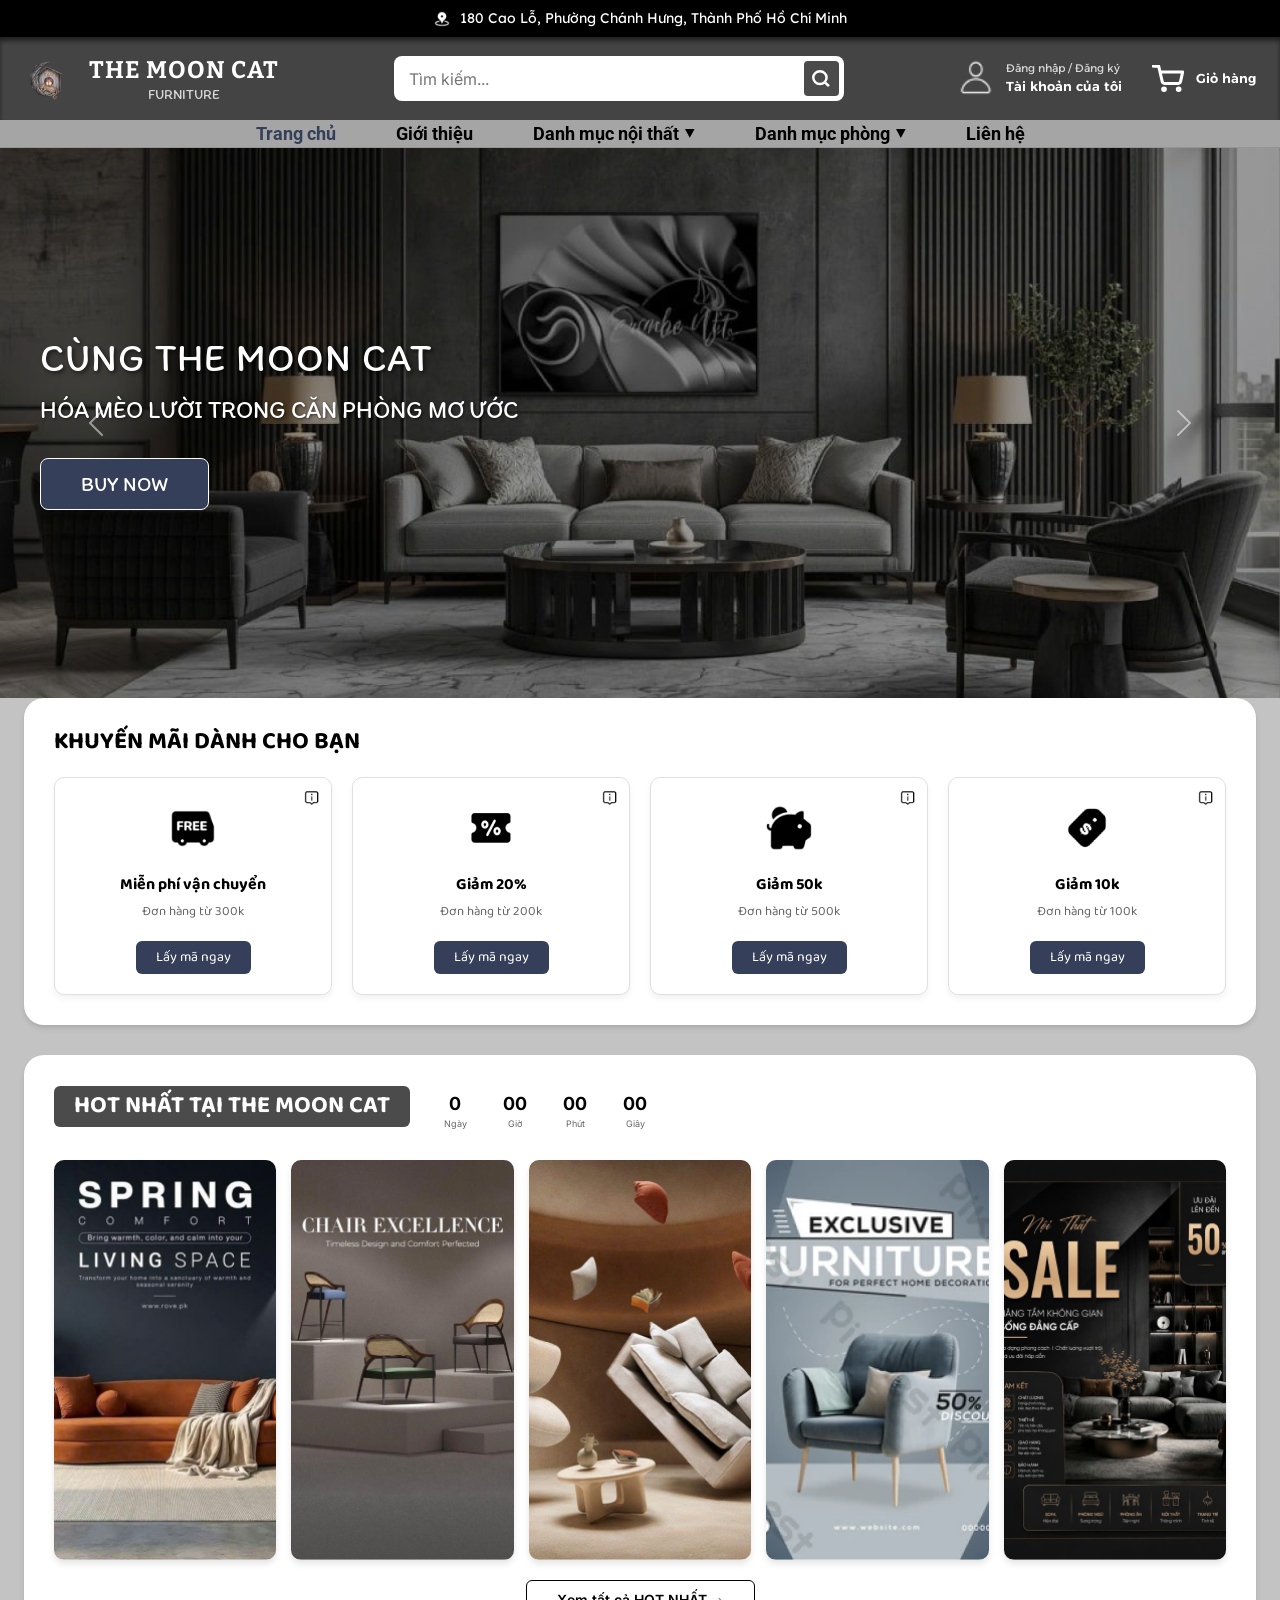
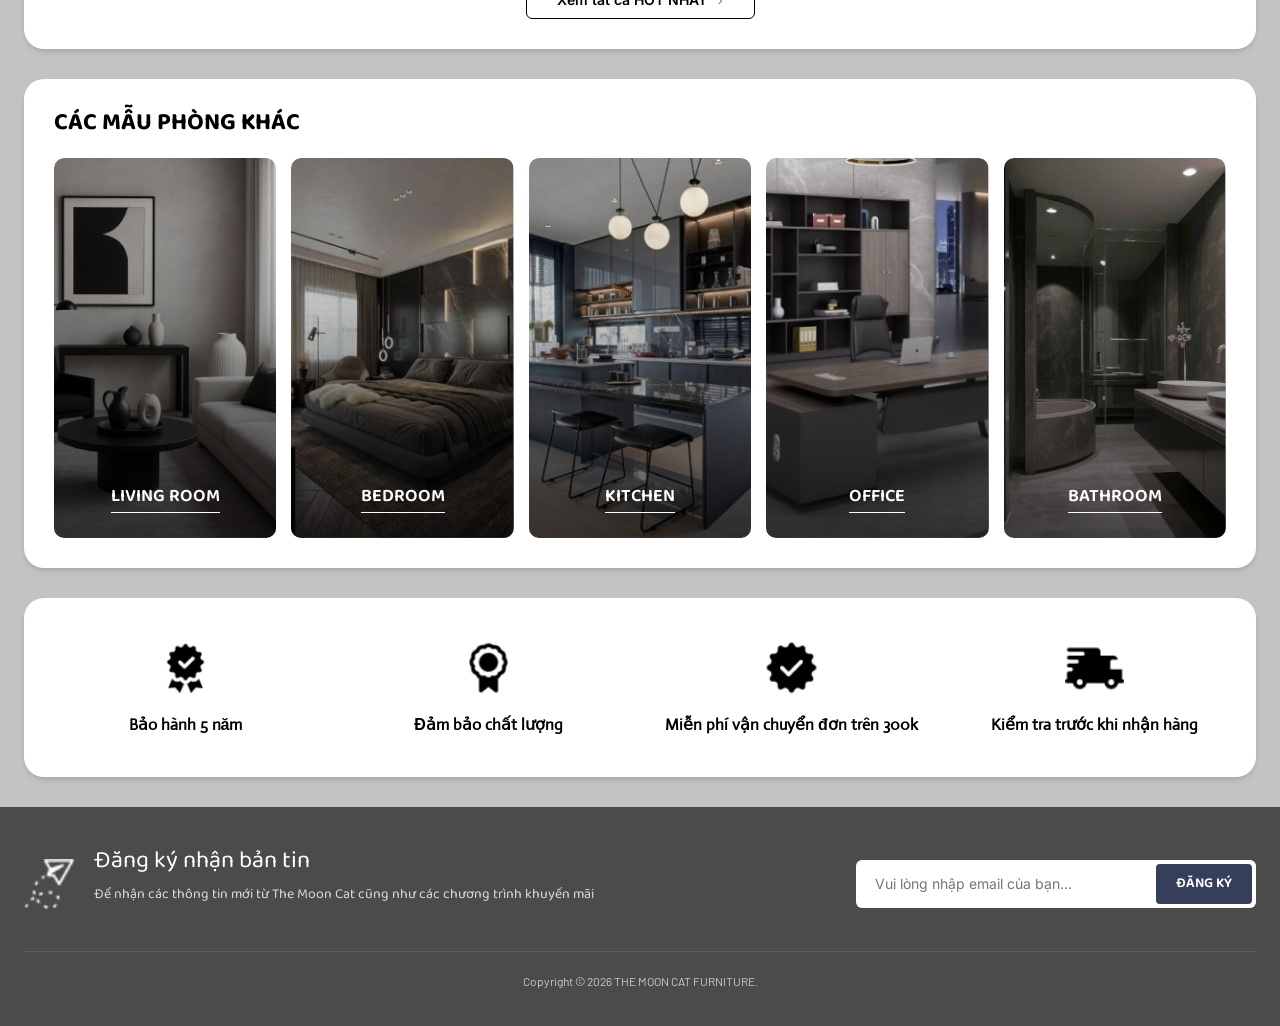
<file: index.html>
<!DOCTYPE html>
<html lang="en">

<head>
    <meta charset="UTF-8">
    <meta name="viewport" content="width=device-width, initial-scale=1.0">
    <title>The Moon Cat Furniture</title>
    <link href="https://fonts.googleapis.com/css?family=Inter|Roboto&display=swap" rel="stylesheet">

    <link href="css/bootstrap.min.css" rel="stylesheet">
    <link rel="stylesheet" href="css/style.css">
    <link rel="stylesheet" href="css/desktop.css" media="screen and (min-width: 601px)">
    <link rel="stylesheet" href="css/mobile.css" media="screen and (max-width: 600px)">
</head>

<body>
    <!-- Thanh địa chỉ trên cùng -->
    <div class="top-bar" id="top-bar">
        <div class="container">
            <img src="images/place-marker-81.png" alt="location">
            <span>180 Cao Lỗ, Phường Chánh Hưng, Thành Phố Hồ Chí Minh</span>
        </div>
    </div>
    <!-- Header -->
    <header class="header" id="header">
        <div class="container header-wrap">
            <a href="index.html" class="logo" id="logo-link">
                <img src="images/logo-84.png" alt="The Moon Cat Furniture Logo">
                <div class="logo-text">
                    <span class="brand-name">THE MOON CAT</span>
                    <span class="brand-sub">FURNITURE</span>
                </div>
            </a>
            <!-- Thanh tìm kiếm -->
            <div class="search-bar" id="search-bar">
                <input type="text" placeholder="Tìm kiếm...">
                <button type="submit" aria-label="Search">
                    <img src="images/icon-94.svg" alt="search">
                </button>
            </div>
            <!-- Khối chức năng (Tài khoản & Giỏ hàng) -->
            <div class="header-actions">
                <!-- Tài khoản -->
                <a href="account.html" class="action-item user-btn" id="account-link">
                    <img src="images/user-99.png" alt="user">
                    <div class="action-text">
                        <span class="sub-text">Đăng nhập / Đăng ký</span>
                        <span class="main-text">Tài khoản của tôi</span>
                    </div>
                </a>
                <!-- Giỏ hàng -->
                <a href="shoppingCart.html" class="action-item cart-btn" id="cart-link">
                    <div class="cart-icon-wrap">
                        <img src="images/icon-105.svg" alt="cart">
                    </div>
                    <div class="action-text">
                        <span class="main-text">Giỏ hàng</span>
                    </div>
                </a>
            </div>
        </div>
    </header>

    <!-- Menu -->
    <nav class="nav-bar" id="nav-bar">
        <div class="container nav-wrap">
            <button class="menu-toggle d-md-none" type="button" data-bs-toggle="collapse" data-bs-target="#mainNavMenu">
                <span class="bar"></span>
                <span class="bar"></span>
                <span class="bar"></span>
            </button>

            <div class="collapse navbar-collapse" id="mainNavMenu">
                <ul class="nav-links">
                    <li><a href="index.html" class="active">Trang chủ</a></li>
                    <li><a href="aboutUs.html">Giới thiệu</a></li>

                    <li class="has-dropdown">
                        <a href="#">Danh mục nội thất <img src="images/polygon-1-156.svg" alt="arrow"
                                class="arrow-icon"></a>
                        <ul class="dropdown-menu">
                            <li><a href="product-Lamp.html">Đèn trang trí</a></li>
                            <li><a href="product-Lamp.html">Bàn ghế & Sofa</a></li>
                            <li><a href="product-Lamp.html">Giường ngủ</a></li>
                            <li><a href="product-Lamp.html">Tủ quần áo</a></li>
                        </ul>
                    </li>

                    <li class="has-dropdown">
                        <a href="#">Danh mục phòng <img src="images/polygon-2-158.svg" alt="arrow"
                                class="arrow-icon"></a>
                        <ul class="dropdown-menu">
                            <li><a href="livingroom.html">Phòng khách</a></li>
                            <li><a href="livingroom.html">Phòng ngủ</a></li>
                            <li><a href="livingroom.html">Phòng bếp</a></li>
                        </ul>
                    </li>
                    <li><a href="contactUs.html">Liên hệ</a></li>
                </ul>
            </div>
        </div>
    </nav>

    <!-- Main Content -->
    <main>
        <!-- Hero Banner -->
        <section id="heroCarousel" class="carousel slide" data-bs-ride="carousel" data-bs-interval="5000">
            <div class="carousel-inner">
                <div class="carousel-item active">
                    <img src="images/image-34.png" class="d-block w-100 hero-img" alt="Banner 1">
                    <div class="hero-overlay">
                        <div class="hero-content">
                            <h1>CÙNG THE MOON CAT</h1>
                            <p>HÓA MÈO LƯỜI TRONG CĂN PHÒNG MƠ ƯỚC</p>
                            <a href="livingroom.html" class="buy-btn">BUY NOW</a>
                        </div>
                    </div>
                </div>
                <div class="carousel-item">
                    <img src="images/image-4-210.png" class="d-block w-100 hero-img" alt="Banner 2">
                    <div class="hero-overlay">
                        <div class="hero-content">
                            <h1>CÙNG THE MOON CAT</h1>
                            <p>HÓA MÈO LƯỜI TRONG CĂN PHÒNG MƠ ƯỚC</p>
                            <a href="livingroom.html" class="buy-btn">BUY NOW</a>
                        </div>
                    </div>
                </div>
                <div class="carousel-item">
                    <img src="images/image-4-211.png" class="d-block w-100 hero-img" alt="Banner 3">
                    <div class="hero-overlay">
                        <div class="hero-content">
                            <h1>CÙNG THE MOON CAT</h1>
                            <p>HÓA MÈO LƯỜI TRONG CĂN PHÒNG MƠ ƯỚC</p>
                            <a href="livingroom.html" class="buy-btn">BUY NOW</a>
                        </div>
                    </div>
                </div>
            </div>

            <button class="carousel-control-prev" type="button" data-bs-target="#heroCarousel" data-bs-slide="prev">
                <span class="carousel-control-prev-icon"></span>
            </button>
            <button class="carousel-control-next" type="button" data-bs-target="#heroCarousel" data-bs-slide="next">
                <span class="carousel-control-next-icon"></span>
            </button>
        </section>

        <div class="container">
            <!-- Danh sách vourcher -->
            <section class="vouchers-section" id="vouchers-section">
                <h2 class="section-title">KHUYẾN MÃI DÀNH CHO BẠN</h2>
                <div class="vouchers-grid">
                    <!-- Voucher 1 -->
                    <div class="voucher-card">
                        <img src="images/info-popup-50.png" alt="info" class="voucher-info-icon">
                        <div class="voucher-icon-wrap">
                            <img src="images/free-shipping-53.png" alt="Free Shipping">
                        </div>
                        <span class="voucher-title">Miễn phí vận chuyển</span>
                        <span class="voucher-desc">Đơn hàng từ 300k</span>
                        <button class="voucher-btn">Lấy mã ngay</button>
                    </div>
                    <!-- Voucher 2 -->
                    <div class="voucher-card">
                        <img src="images/info-popup-66.png" alt="info" class="voucher-info-icon">
                        <div class="voucher-icon-wrap">
                            <img src="images/voucher-69.png" alt="Voucher 20%">
                        </div>
                        <span class="voucher-title">Giảm 20%</span>
                        <span class="voucher-desc">Đơn hàng từ 200k</span>
                        <button class="voucher-btn">Lấy mã ngay</button>
                    </div>
                    <!-- Voucher 3 -->
                    <div class="voucher-card">
                        <img src="images/info-popup-58.png" alt="info" class="voucher-info-icon">
                        <div class="voucher-icon-wrap">
                            <img src="images/money-box-61.png" alt="Voucher 50k">
                        </div>
                        <span class="voucher-title">Giảm 50k</span>
                        <span class="voucher-desc">Đơn hàng từ 500k</span>
                        <button class="voucher-btn">Lấy mã ngay</button>
                    </div>
                    <!-- Voucher 4 -->
                    <div class="voucher-card">
                        <img src="images/info-popup-74.png" alt="info" class="voucher-info-icon">
                        <div class="voucher-icon-wrap">
                            <img src="images/price-tag-usd-77.png" alt="Voucher 10k">
                        </div>
                        <span class="voucher-title">Giảm 10k</span>
                        <span class="voucher-desc">Đơn hàng từ 100k</span>
                        <button class="voucher-btn">Lấy mã ngay</button>
                    </div>
                </div>
            </section>

            <!-- Danh sách sản phẩm hot -->
            <section class="hot-products-section" id="hot-products-section">
                <div class="hot-products-header">
                    <div class="hot-title-wrap">
                        <h2>HOT NHẤT TẠI THE MOON CAT</h2>
                        <div class="countdown-timer">
                            <div class="countdown-box">
                                <span class="num">0</span>
                                <span class="label">Ngày</span>
                            </div>
                            <div class="countdown-box">
                                <span class="num">00</span>
                                <span class="label">Giờ</span>
                            </div>
                            <div class="countdown-box">
                                <span class="num">00</span>
                                <span class="label">Phút</span>
                            </div>
                            <div class="countdown-box">
                                <span class="num">00</span>
                                <span class="label">Giây</span>
                            </div>
                        </div>
                    </div>
                    <div class="hot-nav-arrows">
                        <img src="images/forward-button-10.png" alt="Prev" class="hot-prev">
                        <img src="images/forward-button-11.png" alt="Next" class="hot-next">
                    </div>
                </div>

                <div class="hot-carousel">
                    <div class="hot-card"><img src="images/image-4.png" alt="Hot Product 1"></div>
                    <div class="hot-card"><img src="images/image-5.png" alt="Hot Product 2"></div>
                    <div class="hot-card"><img src="images/image-6.png" alt="Hot Product 3"></div>
                    <div class="hot-card"><img src="images/image-7.png" alt="Hot Product 4"></div>
                    <div class="hot-card"><img src="images/image-8.png" alt="Hot Product 5"></div>
                </div>

                <a href="livingroom.html" class="xem-tat-ca-btn">
                    Xem tất cả HOT NHẤT <img src="images/chevron-right-31.png" alt="Arrow"
                        style="display:inline; width:8px; vertical-align:middle; margin-left:5px;">
                </a>
            </section>

            <!-- Danh sách ROOM -->
            <section class="rooms-section" id="rooms-section">
                <h2 class="section-title">CÁC MẪU PHÒNG KHÁC</h2>
                <div class="rooms-grid">
                    <a href="livingroom.html" class="room-card">
                        <img src="images/image-119.png" alt="Living Room">
                        <div class="room-overlay"><span>LIVING ROOM</span></div>
                    </a>
                    <a href="livingroom.html" class="room-card">
                        <img src="images/image-122.png" alt="Bedroom">
                        <div class="room-overlay"><span>BEDROOM</span></div>
                    </a>
                    <a href="livingroom.html" class="room-card">
                        <img src="images/image-125.png" alt="Kitchen">
                        <div class="room-overlay"><span>KITCHEN</span></div>
                    </a>
                    <a href="livingroom.html" class="room-card">
                        <img src="images/image-128.png" alt="Office">
                        <div class="room-overlay"><span>OFFICE</span></div>
                    </a>
                    <a href="livingroom.html" class="room-card">
                        <img src="images/image-131.png" alt="Bathroom">
                        <div class="room-overlay"><span>BATHROOM</span></div>
                    </a>
                </div>
            </section>

            <!-- Services Bar -->
            <section class="services-bar" id="services-bar">
                <div class="services-wrap">
                    <div class="service-item">
                        <img src="images/guarantee-137.png" alt="Guarantee">
                        <span>Bảo hành 5 năm</span>
                    </div>
                    <div class="service-item">
                        <img src="images/prize-147.png" alt="Quality">
                        <span>Đảm bảo chất lượng</span>
                    </div>
                    <div class="service-item">
                        <img src="images/approval-140.png" alt="Shipping">
                        <span>Miễn phí vận chuyển đơn trên 300k</span>
                    </div>
                    <div class="service-item">
                        <img src="images/in-transit-144.png" alt="Inspection">
                        <span>Kiểm tra trước khi nhận hàng</span>
                    </div>
                </div>
            </section>
        </div>
    </main>

    <!-- Footer -->
    <footer class="footer" id="footer">
        <div class="container">
            <div class="footer-top">
                <div class="newsletter-info">
                    <img src="images/paper-plane-109.png" alt="Newsletter">
                    <div class="newsletter-text">
                        <h3>Đăng ký nhận bản tin</h3>
                        <p>Để nhận các thông tin mới từ The Moon Cat cũng như các chương trình khuyến mãi</p>
                    </div>
                </div>
                <div class="newsletter-form">
                    <input type="email" placeholder="Vui lòng nhập email của bạn...">
                    <button type="submit">ĐĂNG KÝ</button>
                </div>
            </div>
            <div class="footer-bottom">
                <p>Copyright © 2026 THE MOON CAT FURNITURE.</p>
            </div>
        </div>
    </footer>




    <!-- Liên kết javascript -->
    <script src="js/bootstrap.bundle.min.js"></script>
    <script src="js/script.js"></script>
</body>

</html>
</file>
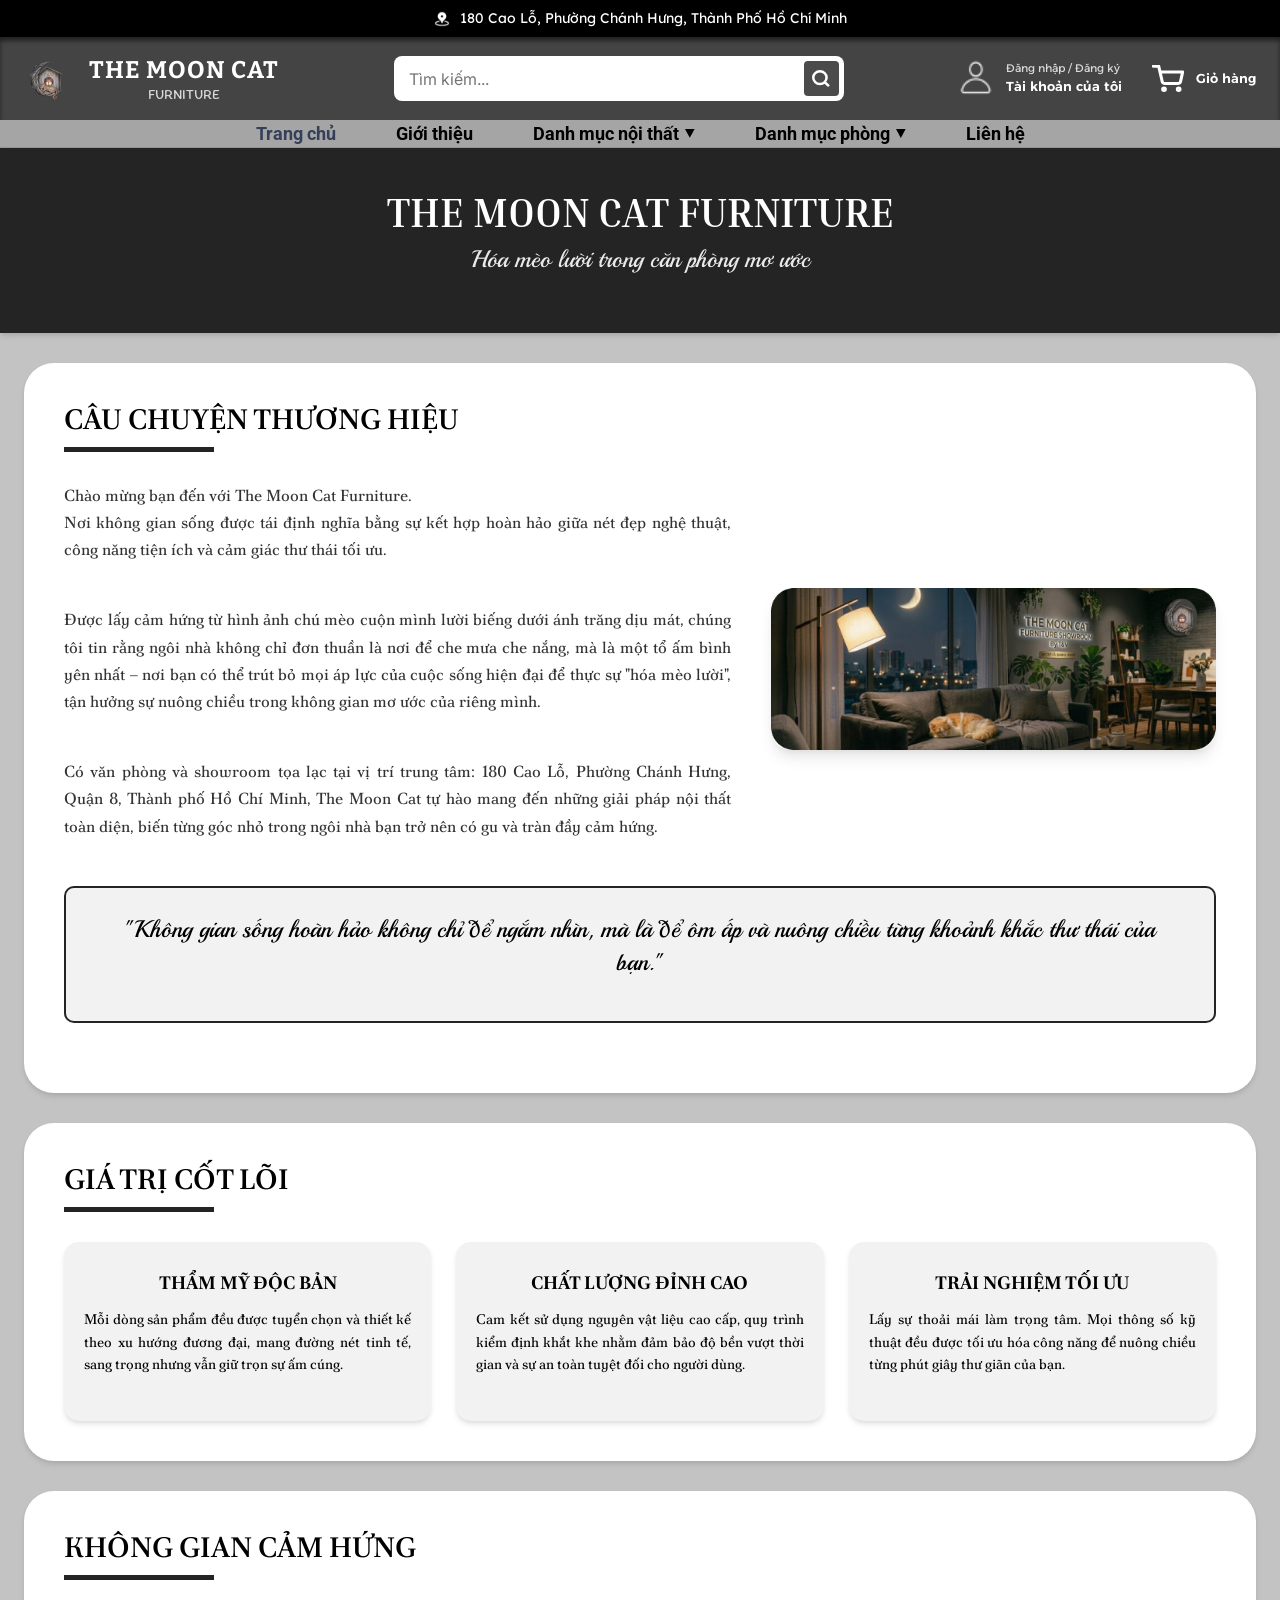
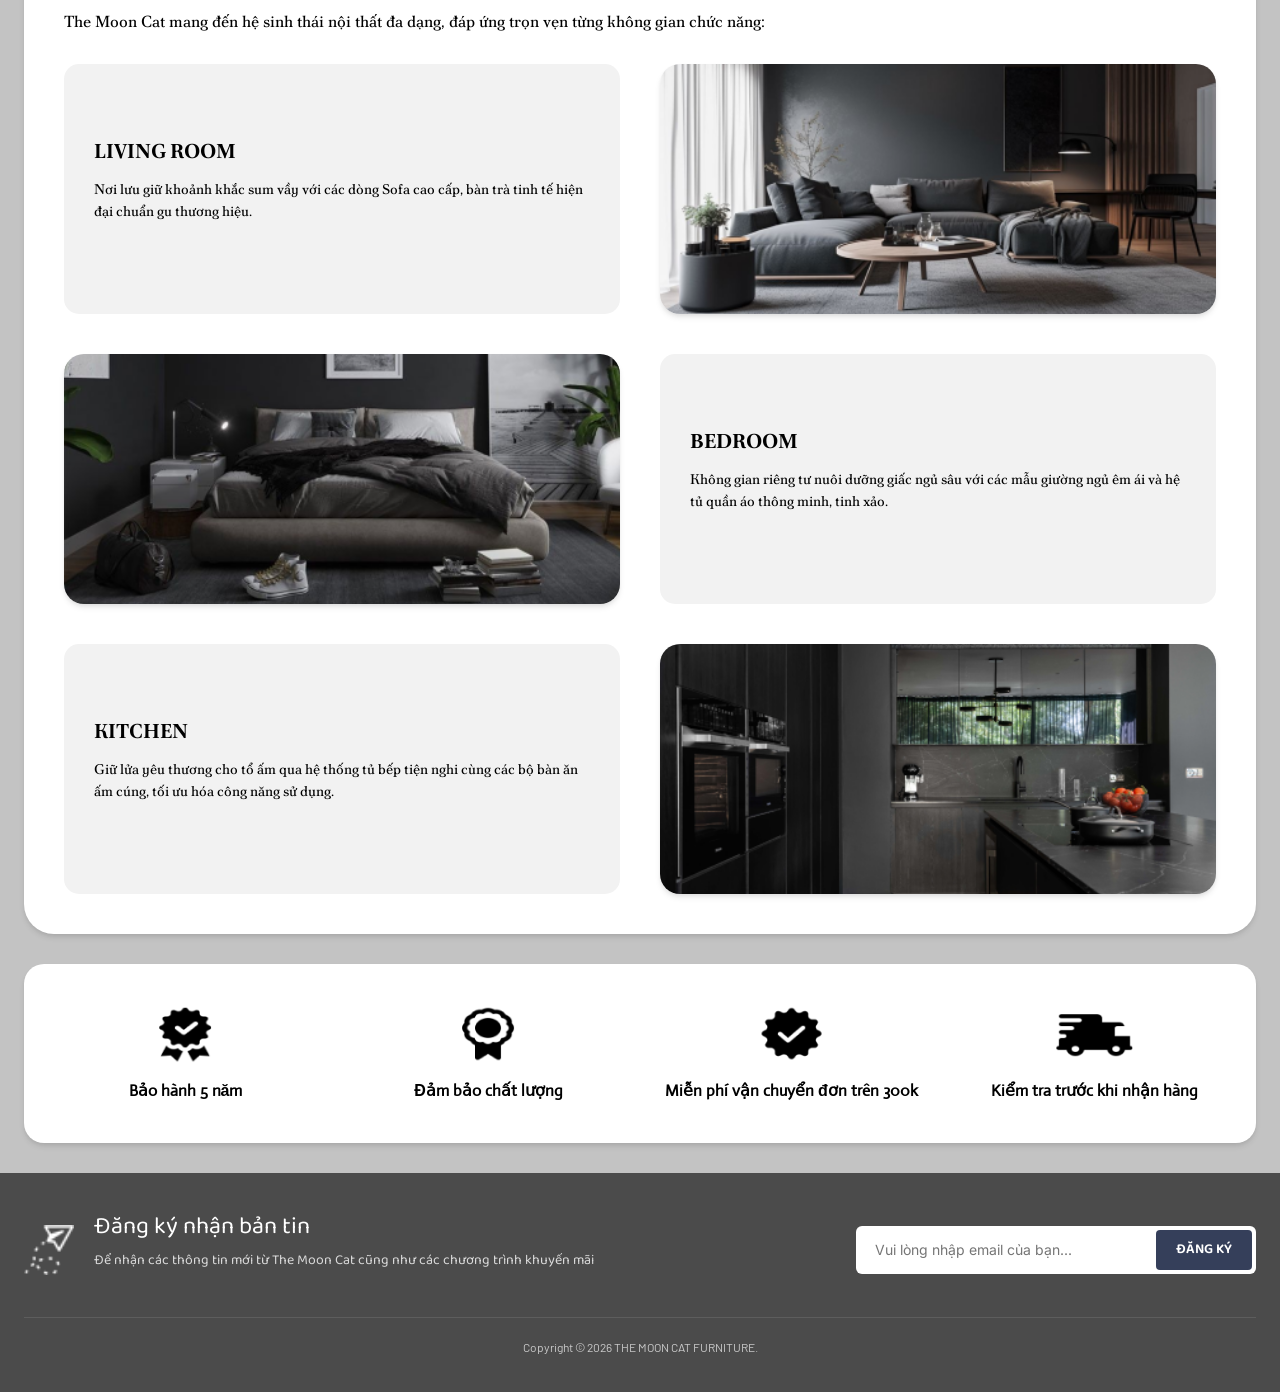
<file: aboutUs.html>
<!DOCTYPE html>
<html lang="en">

<head>
  <meta charset="UTF-8">
  <meta name="viewport" content="width=device-width, initial-scale=1.0">
  <title>Giới thiệu - The Moon Cat Furniture</title>
  <link href="https://fonts.googleapis.com/css?family=Inter|Roboto&display=swap" rel="stylesheet">

  <link href="css/bootstrap.min.css" rel="stylesheet">
  <link rel="stylesheet" href="css/style.css">
  <link rel="stylesheet" href="css/desktop.css" media="screen and (min-width: 601px)">
  <link rel="stylesheet" href="css/mobile.css" media="screen and (max-width: 600px)">
</head>

<body>
  <!-- Thanh địa chỉ trên cùng -->
  <div class="top-bar" id="top-bar">
    <div class="container">
      <img src="images/place-marker-81.png" alt="location">
      <span>180 Cao Lỗ, Phường Chánh Hưng, Thành Phố Hồ Chí Minh</span>
    </div>
  </div>

  <!-- Header -->
  <header class="header" id="header">
    <div class="container header-wrap">
      <a href="index.html" class="logo" id="logo-link">
        <img src="images/logo-84.png" alt="The Moon Cat Furniture Logo">
        <div class="logo-text">
          <span class="brand-name">THE MOON CAT</span>
          <span class="brand-sub">FURNITURE</span>
        </div>
      </a>
      <!-- Thanh tìm kiếm -->
      <div class="search-bar" id="search-bar">
        <input type="text" placeholder="Tìm kiếm...">
        <button type="submit" aria-label="Search">
          <img src="images/icon-94.svg" alt="search">
        </button>
      </div>
      <!-- Khối chức năng (Tài khoản & Giỏ hàng) -->
      <div class="header-actions">
        <!-- Tài khoản -->
        <a href="account.html" class="action-item user-btn" id="account-link">
          <img src="images/user-99.png" alt="user">
          <div class="action-text">
            <span class="sub-text">Đăng nhập / Đăng ký</span>
            <span class="main-text">Tài khoản của tôi</span>
          </div>
        </a>
        <!-- Giỏ hàng -->
        <a href="shoppingCart.html" class="action-item cart-btn" id="cart-link">
          <div class="cart-icon-wrap">
            <img src="images/icon-105.svg" alt="cart">
          </div>
          <div class="action-text">
            <span class="main-text">Giỏ hàng</span>
          </div>
        </a>
      </div>
    </div>
  </header>

  <!-- Menu -->
  <nav class="nav-bar" id="nav-bar">
    <div class="container nav-wrap">
      <button class="menu-toggle d-md-none" type="button" data-bs-toggle="collapse" data-bs-target="#mainNavMenu">
        <span class="bar"></span>
        <span class="bar"></span>
        <span class="bar"></span>
      </button>

      <div class="collapse navbar-collapse" id="mainNavMenu">
        <ul class="nav-links">
          <li><a href="index.html" class="active">Trang chủ</a></li>
          <li><a href="aboutUs.html">Giới thiệu</a></li>

          <li class="has-dropdown">
            <a href="#">Danh mục nội thất <img src="images/polygon-1-156.svg" alt="arrow" class="arrow-icon"></a>
            <ul class="dropdown-menu">
              <li><a href="product-Lamp.html">Đèn trang trí</a></li>
              <li><a href="product-Lamp.html">Bàn ghế & Sofa</a></li>
              <li><a href="product-Lamp.html">Giường ngủ</a></li>
              <li><a href="product-Lamp.html">Tủ quần áo</a></li>
            </ul>
          </li>

          <li class="has-dropdown">
            <a href="#">Danh mục phòng <img src="images/polygon-2-158.svg" alt="arrow" class="arrow-icon"></a>
            <ul class="dropdown-menu">
              <li><a href="livingroom.html">Phòng khách</a></li>
              <li><a href="livingroom.html">Phòng ngủ</a></li>
              <li><a href="livingroom.html">Phòng bếp</a></li>
            </ul>
          </li>
          <li><a href="contactUs.html">Liên hệ</a></li>
        </ul>
      </div>
    </div>
  </nav>

  <!-- Main Content -->
  <main>
    <!-- Banner giới thiệu -->
    <section class="about-banner" id="about-banner">
      <div class="container">
        <h1>THE MOON CAT FURNITURE</h1>
        <p>Hóa mèo lười trong căn phòng mơ ước</p>
      </div>
    </section>

    <div class="container">
      <!-- Câu chuyện thương hiệu -->
      <section class="white-section" id="story-section">
        <h2 class="section-line-title">CÂU CHUYỆN THƯƠNG HIỆU</h2>
        <div class="underline-bar"></div>
        <div class="story-block">
          <div class="story-text">
            <p>Chào mừng bạn đến với The Moon Cat Furniture.<br>
              Nơi không gian sống được tái định nghĩa bằng sự kết hợp hoàn hảo giữa nét đẹp nghệ thuật, công năng tiện
              ích và cảm giác thư thái tối ưu.</p>
            <br>
            <p>Được lấy cảm hứng từ hình ảnh chú mèo cuộn mình lười biếng dưới ánh trăng dịu mát, chúng tôi tin rằng
              ngôi nhà không chỉ đơn thuần là nơi để che mưa che nắng, mà là một tổ ấm bình yên nhất – nơi bạn có thể
              trút bỏ mọi áp lực của cuộc sống hiện đại để thực sự "hóa mèo lười", tận hưởng sự nuông chiều trong không
              gian mơ ước của riêng mình.</p>
            <br>
            <p>Có văn phòng và showroom tọa lạc tại vị trí trung tâm: 180 Cao Lỗ, Phường Chánh Hưng, Quận 8, Thành phố
              Hồ Chí Minh, The Moon Cat tự hào mang đến những giải pháp nội thất toàn diện, biến từng góc nhỏ trong ngôi
              nhà bạn trở nên có gu và tràn đầy cảm hứng.</p>
          </div>
          <div class="story-img">
            <img src="images/image-2-186.png" alt="Cozy showroom interior">
          </div>
        </div>

        <!-- Trích dẫn nổi bật -->
        <div class="highlight-quote">
          <p>"Không gian sống hoàn hảo không chỉ để ngắm nhìn, mà là để ôm ấp và nuông chiều từng khoảnh khắc thư thái
            của bạn."</p>
        </div>
      </section>

      <!-- Giá trị cốt lõi -->
      <section class="white-section" id="values-section">
        <h2 class="section-line-title">GIÁ TRỊ CỐT LÕI</h2>
        <div class="underline-bar"></div>
        <div class="values-grid">
          <!-- Value 1 -->
          <div class="value-card">
            <h3>THẨM MỸ ĐỘC BẢN</h3>
            <p>Mỗi dòng sản phẩm đều được tuyển chọn và thiết kế theo xu hướng đương đại, mang đường nét tinh tế, sang
              trọng nhưng vẫn giữ trọn sự ấm cúng.</p>
          </div>
          <!-- Value 2 -->
          <div class="value-card">
            <h3>CHẤT LƯỢNG ĐỈNH CAO</h3>
            <p>Cam kết sử dụng nguyên vật liệu cao cấp, quy trình kiểm định khắt khe nhằm đảm bảo độ bền vượt thời gian
              và sự an toàn tuyệt đối cho người dùng.</p>
          </div>
          <!-- Value 3 -->
          <div class="value-card">
            <h3>TRẢI NGHIỆM TỐI ƯU</h3>
            <p>Lấy sự thoải mái làm trọng tâm. Mọi thông số kỹ thuật đều được tối ưu hóa công năng để nuông chiều từng
              phút giây thư giãn của bạn.</p>
          </div>
        </div>
      </section>

      <!-- Không gian cảm hứng -->
      <section class="white-section" id="spaces-section">
        <h2 class="section-line-title">KHÔNG GIAN CẢM HỨNG</h2>
        <div class="underline-bar"></div>
        <p class="spaces-description">The Moon Cat mang đến hệ sinh thái nội thất đa dạng, đáp ứng trọn vẹn từng không
          gian chức năng:</p>

        <!-- Row 1: Living Room -->
        <div class="space-row">
          <div class="space-desc-card">
            <h3>LIVING ROOM</h3>
            <p>Nơi lưu giữ khoảnh khắc sum vầy với các dòng Sofa cao cấp, bàn trà tinh tế hiện đại chuẩn gu thương hiệu.
            </p>
          </div>
          <div class="space-img">
            <img src="images/image-3-206.png" alt="Living Room space inspiration">
          </div>
        </div>

        <!-- Row 2: Bedroom (Reversed) -->
        <div class="space-row reverse">
          <div class="space-desc-card">
            <h3>BEDROOM</h3>
            <p>Không gian riêng tư nuôi dưỡng giấc ngủ sâu với các mẫu giường ngủ êm ái và hệ tủ quần áo thông minh,
              tinh xảo.</p>
          </div>
          <div class="space-img">
            <img src="images/image-4-209.png" alt="Bedroom space inspiration">
          </div>
        </div>

        <!-- Row 3: Kitchen -->
        <div class="space-row">
          <div class="space-desc-card">
            <h3>KITCHEN</h3>
            <p>Giữ lửa yêu thương cho tổ ấm qua hệ thống tủ bếp tiện nghi cùng các bộ bàn ăn ấm cúng, tối ưu hóa công
              năng sử dụng.</p>
          </div>
          <div class="space-img">
            <img src="images/image-5-213.png" alt="Kitchen space inspiration">
          </div>
        </div>
      </section>

      <!-- Thanh dịch vụ -->
      <section class="services-bar" id="services-bar">
        <div class="services-wrap">
          <div class="service-item">
            <img src="images/guarantee-172.png" alt="Guarantee">
            <span>Bảo hành 5 năm</span>
          </div>
          <div class="service-item">
            <img src="images/prize-182.png" alt="Quality">
            <span>Đảm bảo chất lượng</span>
          </div>
          <div class="service-item">
            <img src="images/approval-175.png" alt="Shipping">
            <span>Miễn phí vận chuyển đơn trên 300k</span>
          </div>
          <div class="service-item">
            <img src="images/in-transit-179.png" alt="Inspection">
            <span>Kiểm tra trước khi nhận hàng</span>
          </div>
        </div>
      </section>
    </div>
  </main>

  <!-- Footer -->
  <footer class="footer" id="footer">
    <div class="container">
      <div class="footer-top">
        <div class="newsletter-info">
          <img src="images/paper-plane-223.png" alt="Newsletter">
          <div class="newsletter-text">
            <h3>Đăng ký nhận bản tin</h3>
            <p>Để nhận các thông tin mới từ The Moon Cat cũng như các chương trình khuyến mãi</p>
          </div>
        </div>
        <div class="newsletter-form">
          <input type="email" placeholder="Vui lòng nhập email của bạn...">
          <button type="submit">ĐĂNG KÝ</button>
        </div>
      </div>
      <div class="footer-bottom">
        <p>Copyright © 2026 THE MOON CAT FURNITURE.</p>
      </div>
    </div>
  </footer>



  <!-- Liên kết javascript -->
  <script src="js/bootstrap.bundle.min.js"></script>
  <script src="js/script.js"></script>
</body>

</html>
</file>
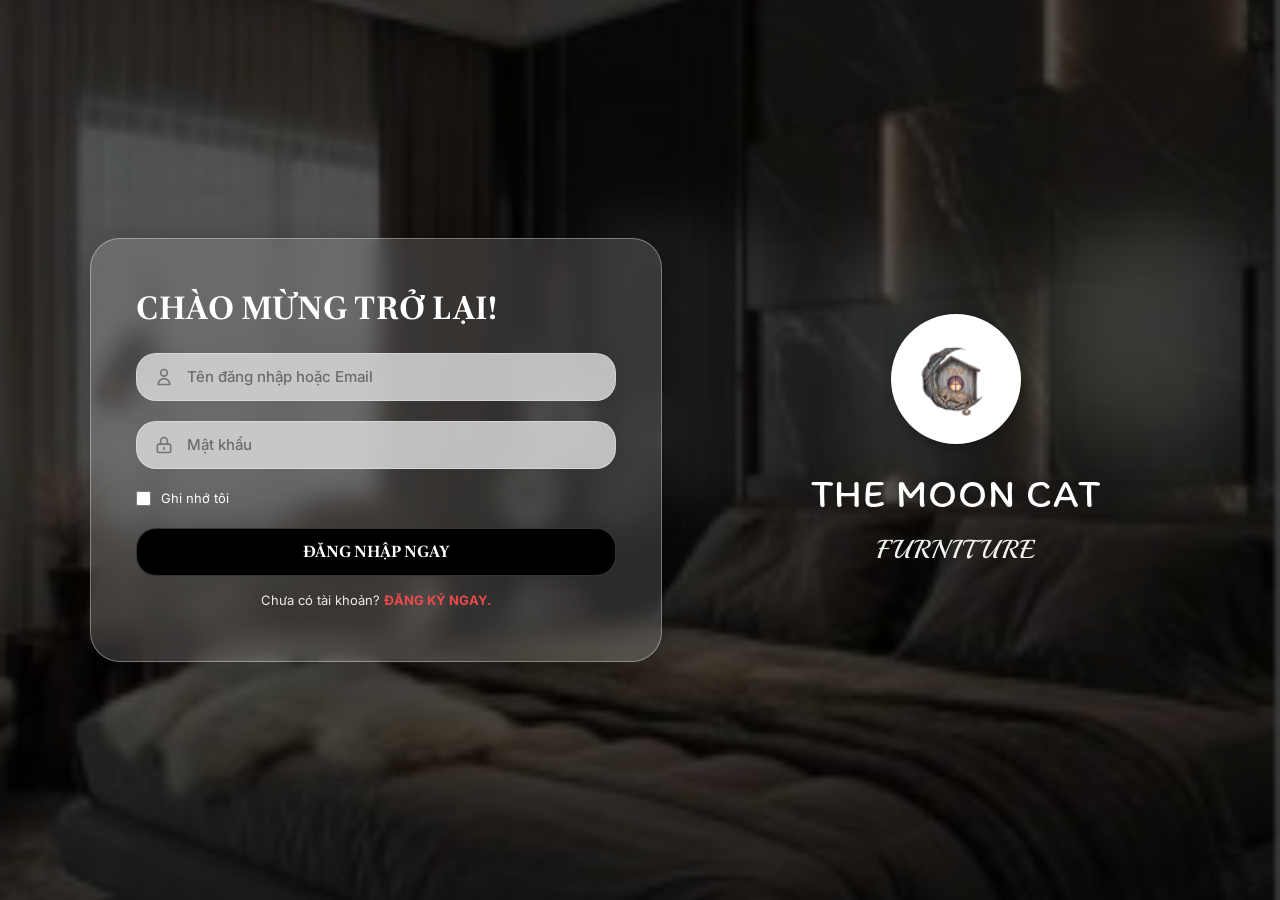
<file: account.html>
<!DOCTYPE html>
<html lang="en">

<head>
  <meta charset="UTF-8">
  <meta name="viewport" content="width=device-width, initial-scale=1.0">
  <title>Tài Khoản Của Mèo - The Moon Cat Furniture</title>
  <link href="https://fonts.googleapis.com/css?family=Inter|Roboto&display=swap" rel="stylesheet">

  <link href="css/bootstrap.min.css" rel="stylesheet">
  <link rel="stylesheet" href="css/style.css">
  <link rel="stylesheet" href="css/desktop.css" media="screen and (min-width: 601px)">
  <link rel="stylesheet" href="css/mobile.css" media="screen and (max-width: 600px)">
</head>

<body>
  <!-- Thanh địa chỉ trên cùng -->
  <div class="top-bar" id="top-bar">
    <div class="container">
      <img src="images/place-marker-81.png" alt="location">
      <span>180 Cao Lỗ, Phường Chánh Hưng, Thành Phố Hồ Chí Minh</span>
    </div>
  </div>

  <!-- Header -->
  <header class="header" id="header">
    <div class="container header-wrap">
      <a href="index.html" class="logo" id="logo-link">
        <img src="images/logo-84.png" alt="The Moon Cat Furniture Logo">
        <div class="logo-text">
          <span class="brand-name">THE MOON CAT</span>
          <span class="brand-sub">FURNITURE</span>
        </div>
      </a>
      <!-- Thanh tìm kiếm -->
      <div class="search-bar" id="search-bar">
        <input type="text" placeholder="Tìm kiếm...">
        <button type="submit" aria-label="Search">
          <img src="images/icon-94.svg" alt="search">
        </button>
      </div>
      <!-- Khối chức năng (Tài khoản & Giỏ hàng) -->
      <div class="header-actions">
        <!-- Tài khoản -->
        <a href="account.html" class="action-item user-btn" id="account-link">
          <img src="images/user-99.png" alt="user">
          <div class="action-text">
            <span class="sub-text">Đăng nhập / Đăng ký</span>
            <span class="main-text">Tài khoản của tôi</span>
          </div>
        </a>
        <!-- Giỏ hàng -->
        <a href="shoppingCart.html" class="action-item cart-btn" id="cart-link">
          <div class="cart-icon-wrap">
            <img src="images/icon-105.svg" alt="cart">
          </div>
          <div class="action-text">
            <span class="main-text">Giỏ hàng</span>
          </div>
        </a>
      </div>
    </div>
  </header>

  <!-- Menu -->
  <nav class="nav-bar" id="nav-bar">
    <div class="container nav-wrap">
      <button class="menu-toggle d-md-none" type="button" data-bs-toggle="collapse" data-bs-target="#mainNavMenu">
        <span class="bar"></span>
        <span class="bar"></span>
        <span class="bar"></span>
      </button>

      <div class="collapse navbar-collapse" id="mainNavMenu">
        <ul class="nav-links">
          <li><a href="index.html" class="active">Trang chủ</a></li>
          <li><a href="aboutUs.html">Giới thiệu</a></li>

          <li class="has-dropdown">
            <a href="#">Danh mục nội thất <img src="images/polygon-1-156.svg" alt="arrow" class="arrow-icon"></a>
            <ul class="dropdown-menu">
              <li><a href="product-Lamp.html">Đèn trang trí</a></li>
              <li><a href="product-Lamp.html">Bàn ghế & Sofa</a></li>
              <li><a href="product-Lamp.html">Giường ngủ</a></li>
              <li><a href="product-Lamp.html">Tủ quần áo</a></li>
            </ul>
          </li>

          <li class="has-dropdown">
            <a href="#">Danh mục phòng <img src="images/polygon-2-158.svg" alt="arrow" class="arrow-icon"></a>
            <ul class="dropdown-menu">
              <li><a href="livingroom.html">Phòng khách</a></li>
              <li><a href="livingroom.html">Phòng ngủ</a></li>
              <li><a href="livingroom.html">Phòng bếp</a></li>
            </ul>
          </li>
          <li><a href="contactUs.html">Liên hệ</a></li>
        </ul>
      </div>
    </div>
  </nav>

  <!-- Main Content -->
  <main class="container">
    <!-- User Profile Header -->
    <section class="account-header" id="account-header">
      <div class="avatar-circle">
        <img src="images/imgusername-323.svg" alt="User Avatar">
      </div>
      <h1 class="account-username">TÊN TÀI KHOẢN</h1>
    </section>

    <!-- Dashboard Layout Grid -->
    <div class="dashboard-layout">
      <!-- Left Column: Profile Info & Membership -->
      <div class="left-column">
        <!-- Hồ sơ của mèo -->
        <section class="dashboard-card" id="profile-card">
          <h2 class="dashboard-card-title">HỒ SƠ CỦA MÈO</h2>
          <div class="underline-bar" style="height: 3px; width: 60px; margin-bottom: 20px;"></div>

          <div class="account-form-group">
            <div class="account-field">
              <label for="profile-phone">Số điện thoại:</label>
              <div class="input-with-icon">
                <img src="images/phone-246.png" alt="Phone" class="field-icon">
                <input type="text" id="profile-phone" value="0988 789 999" readonly>
                <img src="images/edit-property-247.png" alt="Edit" class="edit-icon">
              </div>
            </div>

            <div class="account-field">
              <label for="profile-email">Email:</label>
              <div class="input-with-icon">
                <img src="images/email-241.png" alt="Email" class="field-icon">
                <input type="email" id="profile-email" value="themooncatfurniture@gmail.com" readonly>
                <img src="images/edit-property-242.png" alt="Edit" class="edit-icon">
              </div>
            </div>

            <div class="account-field">
              <label for="profile-address">Địa chỉ giao hàng:</label>
              <div class="input-with-icon">
                <img src="images/map-251.png" alt="Address" class="field-icon">
                <input type="text" id="profile-address" value="180 Cao Lỗ, Phường Chánh Hưng, TP.HCM" readonly>
                <img src="images/edit-property-252.png" alt="Edit" class="edit-icon">
              </div>
            </div>
          </div>
        </section>

        <!-- Hạng thành viên -->
        <section class="dashboard-card" id="membership-card">
          <h2 class="dashboard-card-title">HẠNG THÀNH VIÊN</h2>
          <div class="underline-bar" style="height: 3px; width: 60px; margin-bottom: 20px;"></div>

          <div class="rank-widget">
            <div class="rank-box">
              <img src="images/imgrank-287.png" alt="Rank Badge">
              <span class="title">Hạng hiện tại</span>
              <span class="value">ĐỒNG</span>
            </div>
            <div class="spend-box">
              <span class="title">Tổng chi tiêu</span>
              <span class="value">000.000.000 VND</span>
            </div>
          </div>
        </section>
      </div>

      <!-- Right Column: Recent Orders & Settings -->
      <div class="right-column">
        <!-- Đơn hàng gần đây -->
        <section class="dashboard-card" id="orders-card">
          <h2 class="dashboard-card-title" style="display: inline-block;">ĐƠN HÀNG GẦN ĐÂY</h2>
          <a href="#" class="view-all-orders">Xem tất cả đơn hàng</a>
          <div class="underline-bar" style="height: 3px; width: 60px; margin-bottom: 20px; clear: both;"></div>

          <table class="orders-table">
            <thead>
              <tr>
                <th>Mã đơn</th>
                <th>Ngày đặt</th>
                <th>Tổng tiền</th>
                <th>Trạng thái</th>
                <th>Xem chi tiết</th>
              </tr>
            </thead>
            <tbody id="orders-tbody">
              <!-- Dynamically populated -->
            </tbody>
          </table>
        </section>

        <!-- Cài đặt tài khoản -->
        <section class="dashboard-card" id="settings-card">
          <h2 class="dashboard-card-title">CÀI ĐẶT TÀI KHOẢN</h2>
          <div class="underline-bar" style="height: 3px; width: 60px; margin-bottom: 20px;"></div>

          <ul class="settings-menu">
            <li>
              <a href="#" class="settings-link">
                <div class="settings-link-left">
                  <img src="images/registration-304.png" alt="Profile Settings">
                  <span>Thông tin tài khoản và bảo mật</span>
                </div>
                <img src="images/forward-305.png" alt="Forward" class="arrow">
              </a>
            </li>
            <li>
              <a href="#" class="settings-link">
                <div class="settings-link-left">
                  <img src="images/alarm-302.png" alt="Notification Settings">
                  <span>Thông báo</span>
                </div>
                <img src="images/forward-306.png" alt="Forward" class="arrow">
              </a>
            </li>
            <li>
              <a href="#" class="settings-link" id="logout-link">
                <div class="settings-link-left">
                  <img src="images/logout-303.png" alt="Logout">
                  <span>Đăng xuất</span>
                </div>
                <img src="images/forward-307.png" alt="Forward" class="arrow">
              </a>
            </li>
          </ul>
        </section>
      </div>
    </div>
  </main>

  <!-- Footer -->
  <footer class="footer" id="footer">
    <div class="container">
      <div class="footer-top">
        <div class="newsletter-info">
          <img src="images/paper-plane-310.png" alt="Newsletter">
          <div class="newsletter-text">
            <h3>Đăng ký nhận bản tin</h3>
            <p>Để nhận các thông tin mới từ The Moon Cat cũng như các chương trình khuyến mãi</p>
          </div>
        </div>
        <div class="newsletter-form">
          <input type="email" placeholder="Vui lòng nhập email của bạn...">
          <button type="submit">ĐĂNG KÝ</button>
        </div>
      </div>
      <div class="footer-bottom">
        <p>Copyright © 2026 THE MOON CAT FURNITURE.</p>
      </div>
    </div>
  </footer>

  <!-- Liên kết javascript -->
  <script src="js/bootstrap.bundle.min.js"></script>
  <script src="js/script.js"></script>
  <script src="js/account.js"></script>
</body>

</html>
</file>
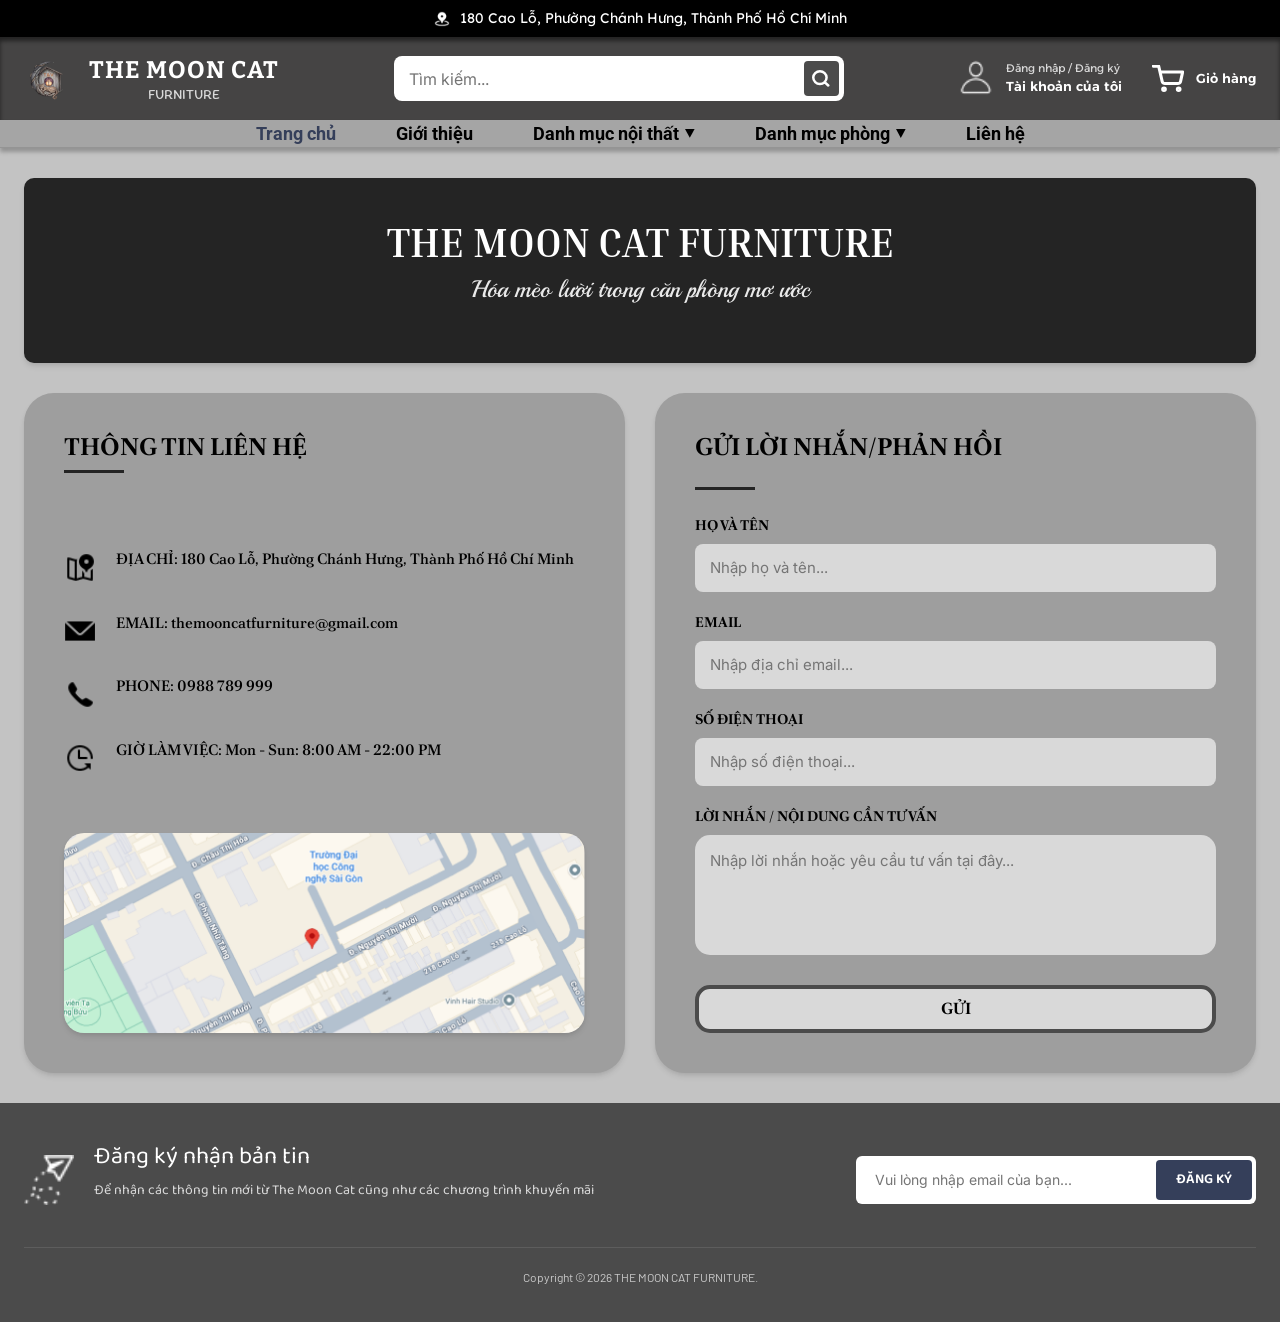
<file: contactUs.html>
<!DOCTYPE html>
<html lang="en">

<head>
    <meta charset="UTF-8">
    <meta name="viewport" content="width=device-width, initial-scale=1.0">
    <title>Liên Hệ - The Moon Cat Furniture</title>
    <link href="https://fonts.googleapis.com/css?family=Inter|Roboto&display=swap" rel="stylesheet">

    <link href="css/bootstrap.min.css" rel="stylesheet">
    <link rel="stylesheet" href="css/style.css">
    <link rel="stylesheet" href="css/desktop.css" media="screen and (min-width: 601px)">
    <link rel="stylesheet" href="css/mobile.css" media="screen and (max-width: 600px)">
</head>
<body>
    <!-- Thanh địa chỉ trên cùng -->
  <div class="top-bar" id="top-bar">
    <div class="container">
      <img src="images/place-marker-81.png" alt="location">
      <span>180 Cao Lỗ, Phường Chánh Hưng, Thành Phố Hồ Chí Minh</span>
    </div>
  </div>

      <!-- Header -->
    <header class="header" id="header">
        <div class="container header-wrap">
            <a href="index.html" class="logo" id="logo-link">
                <img src="images/logo-84.png" alt="The Moon Cat Furniture Logo">
                <div class="logo-text">
                    <span class="brand-name">THE MOON CAT</span>
                    <span class="brand-sub">FURNITURE</span>
                </div>
            </a>
            <!-- Thanh tìm kiếm -->
            <div class="search-bar" id="search-bar">
                <input type="text" placeholder="Tìm kiếm...">
                <button type="submit" aria-label="Search">
                    <img src="images/icon-94.svg" alt="search">
                </button>
            </div>
            <!-- Khối chức năng (Tài khoản & Giỏ hàng) -->
            <div class="header-actions">
                <!-- Tài khoản -->
                <a href="account.html" class="action-item user-btn" id="account-link">
                    <img src="images/user-99.png" alt="user">
                    <div class="action-text">
                        <span class="sub-text">Đăng nhập / Đăng ký</span>
                        <span class="main-text">Tài khoản của tôi</span>
                    </div>
                </a>
                <!-- Giỏ hàng -->
                <a href="shoppingCart.html" class="action-item cart-btn" id="cart-link">
                    <div class="cart-icon-wrap">
                        <img src="images/icon-105.svg" alt="cart">
                    </div>
                    <div class="action-text">
                        <span class="main-text">Giỏ hàng</span>
                    </div>
                </a>
            </div>
        </div>
    </header>

    <!-- Menu -->
    <nav class="nav-bar" id="nav-bar">
        <div class="container nav-wrap">
            <button class="menu-toggle d-md-none" type="button" data-bs-toggle="collapse" data-bs-target="#mainNavMenu">
                <span class="bar"></span>
                <span class="bar"></span>
                <span class="bar"></span>
            </button>

            <div class="collapse navbar-collapse" id="mainNavMenu">
                <ul class="nav-links">
                    <li><a href="index.html" class="active">Trang chủ</a></li>
                    <li><a href="aboutUs.html">Giới thiệu</a></li>

                    <li class="has-dropdown">
                        <a href="#">Danh mục nội thất <img src="images/polygon-1-156.svg" alt="arrow"
                                class="arrow-icon"></a>
                        <ul class="dropdown-menu">
                            <li><a href="product-Lamp.html">Đèn trang trí</a></li>
                            <li><a href="product-Lamp.html">Bàn ghế & Sofa</a></li>
                            <li><a href="product-Lamp.html">Giường ngủ</a></li>
                            <li><a href="product-Lamp.html">Tủ quần áo</a></li>
                        </ul>
                    </li>

                    <li class="has-dropdown">
                        <a href="#">Danh mục phòng <img src="images/polygon-2-158.svg" alt="arrow"
                                class="arrow-icon"></a>
                        <ul class="dropdown-menu">
                            <li><a href="livingroom.html">Phòng khách</a></li>
                            <li><a href="livingroom.html">Phòng ngủ</a></li>
                            <li><a href="livingroom.html">Phòng bếp</a></li>
                        </ul>
                    </li>
                    <li><a href="contactUs.html">Liên hệ</a></li>
                </ul>
            </div>
        </div>
    </nav>


      <!-- Main Content -->
  <main class="container" style="margin-top: 30px; margin-bottom: 30px;">
    <!-- Title Banner -->
    <section class="about-banner" style="border-radius: 10px; overflow: hidden; box-shadow: var(--shadow-sm);">
      <div class="container">
        <h1>THE MOON CAT FURNITURE</h1>
        <p>Hóa mèo lười trong căn phòng mơ ước</p>
      </div>
    </section>

    <!-- Tách 2 cột -->
    <div class="contact-layout">
      <!-- Left Column: Thẻ thông tin liên hệ -->
      <section class="contact-info-card" id="contact-info-card">
        <div>
          <h2>THÔNG TIN LIÊN HỆ</h2>
          <div class="underline-bar" style="height: 3px; width: 60px; margin-bottom: 20px; background-color: #242424;"></div>
        </div>

        <div class="contact-details-list">
          <div class="contact-detail-item">
            <img src="images/map-545.png" alt="Showroom Address">
            <p>ĐỊA CHỈ: 180 Cao Lỗ, Phường Chánh Hưng, Thành Phố Hồ Chí Minh</p>
          </div>
          <div class="contact-detail-item">
            <img src="images/email-548.png" alt="Email">
            <p>EMAIL: themooncatfurniture@gmail.com</p>
          </div>
          <div class="contact-detail-item">
            <img src="images/phone-551.png" alt="Phone">
            <p>PHONE: 0988 789 999</p>
          </div>
          <div class="contact-detail-item">
            <img src="images/delivery-time-554.png" alt="Working Hours">
            <p>GIỜ LÀM VIỆC: Mon - Sun: 8:00 AM - 22:00 PM</p>
          </div>
        </div>

        <div class="contact-map-img">
          <img src="images/image-6-555.png" alt="Moon Cat Furniture Showroom Display">
        </div>
      </section>

      <!-- Right Column: Form liên hệ / Đánh giá -->
      <section class="contact-form-card" id="contact-form-card">
        <h2>GỬI LỜI NHẮN/PHẢN HỒI</h2>
        <div class="underline-bar" style="height: 3px; width: 60px; margin-bottom: 25px; background-color: #242424;"></div>

        <form class="contact-form-fields" onsubmit="event.preventDefault(); alert('Cảm ơn bạn đã phản hồi! The Moon Cat sẽ liên hệ lại sớm nhất.');">
          <div class="contact-form-group">
            <label for="contact-name">HỌ VÀ TÊN</label>
            <input type="text" id="contact-name" placeholder="Nhập họ và tên..." required>
          </div>

          <div class="contact-form-group">
            <label for="contact-email">EMAIL</label>
            <input type="email" id="contact-email" placeholder="Nhập địa chỉ email..." required>
          </div>

          <div class="contact-form-group">
            <label for="contact-phone">SỐ ĐIỆN THOẠI</label>
            <input type="tel" id="contact-phone" placeholder="Nhập số điện thoại..." required>
          </div>

          <div class="contact-form-group">
            <label for="contact-message">LỜI NHẮN / NỘI DUNG CẦN TƯ VẤN</label>
            <textarea id="contact-message" placeholder="Nhập lời nhắn hoặc yêu cầu tư vấn tại đây..." required></textarea>
          </div>

          <button type="submit" class="contact-submit-btn">GỬI</button>
        </form>
      </section>
    </div>
  </main>

  <!-- Footer -->
  <footer class="footer" id="footer">
    <div class="container">
      <div class="footer-top">
        <div class="newsletter-info">
          <img src="images/paper-plane-524.png" alt="Newsletter">
          <div class="newsletter-text">
            <h3>Đăng ký nhận bản tin</h3>
            <p>Để nhận các thông tin mới từ The Moon Cat cũng như các chương trình khuyến mãi</p>
          </div>
        </div>
        <div class="newsletter-form">
          <input type="email" placeholder="Vui lòng nhập email của bạn...">
          <button type="submit">ĐĂNG KÝ</button>
        </div>
      </div>
      <div class="footer-bottom">
        <p>Copyright © 2026 THE MOON CAT FURNITURE.</p>
      </div>
    </div>
  </footer>


    <!-- Liên kết javascript -->
    <script src="js/bootstrap.bundle.min.js"></script>
    <script src="js/script.js"></script>
</body>

</html>
</file>
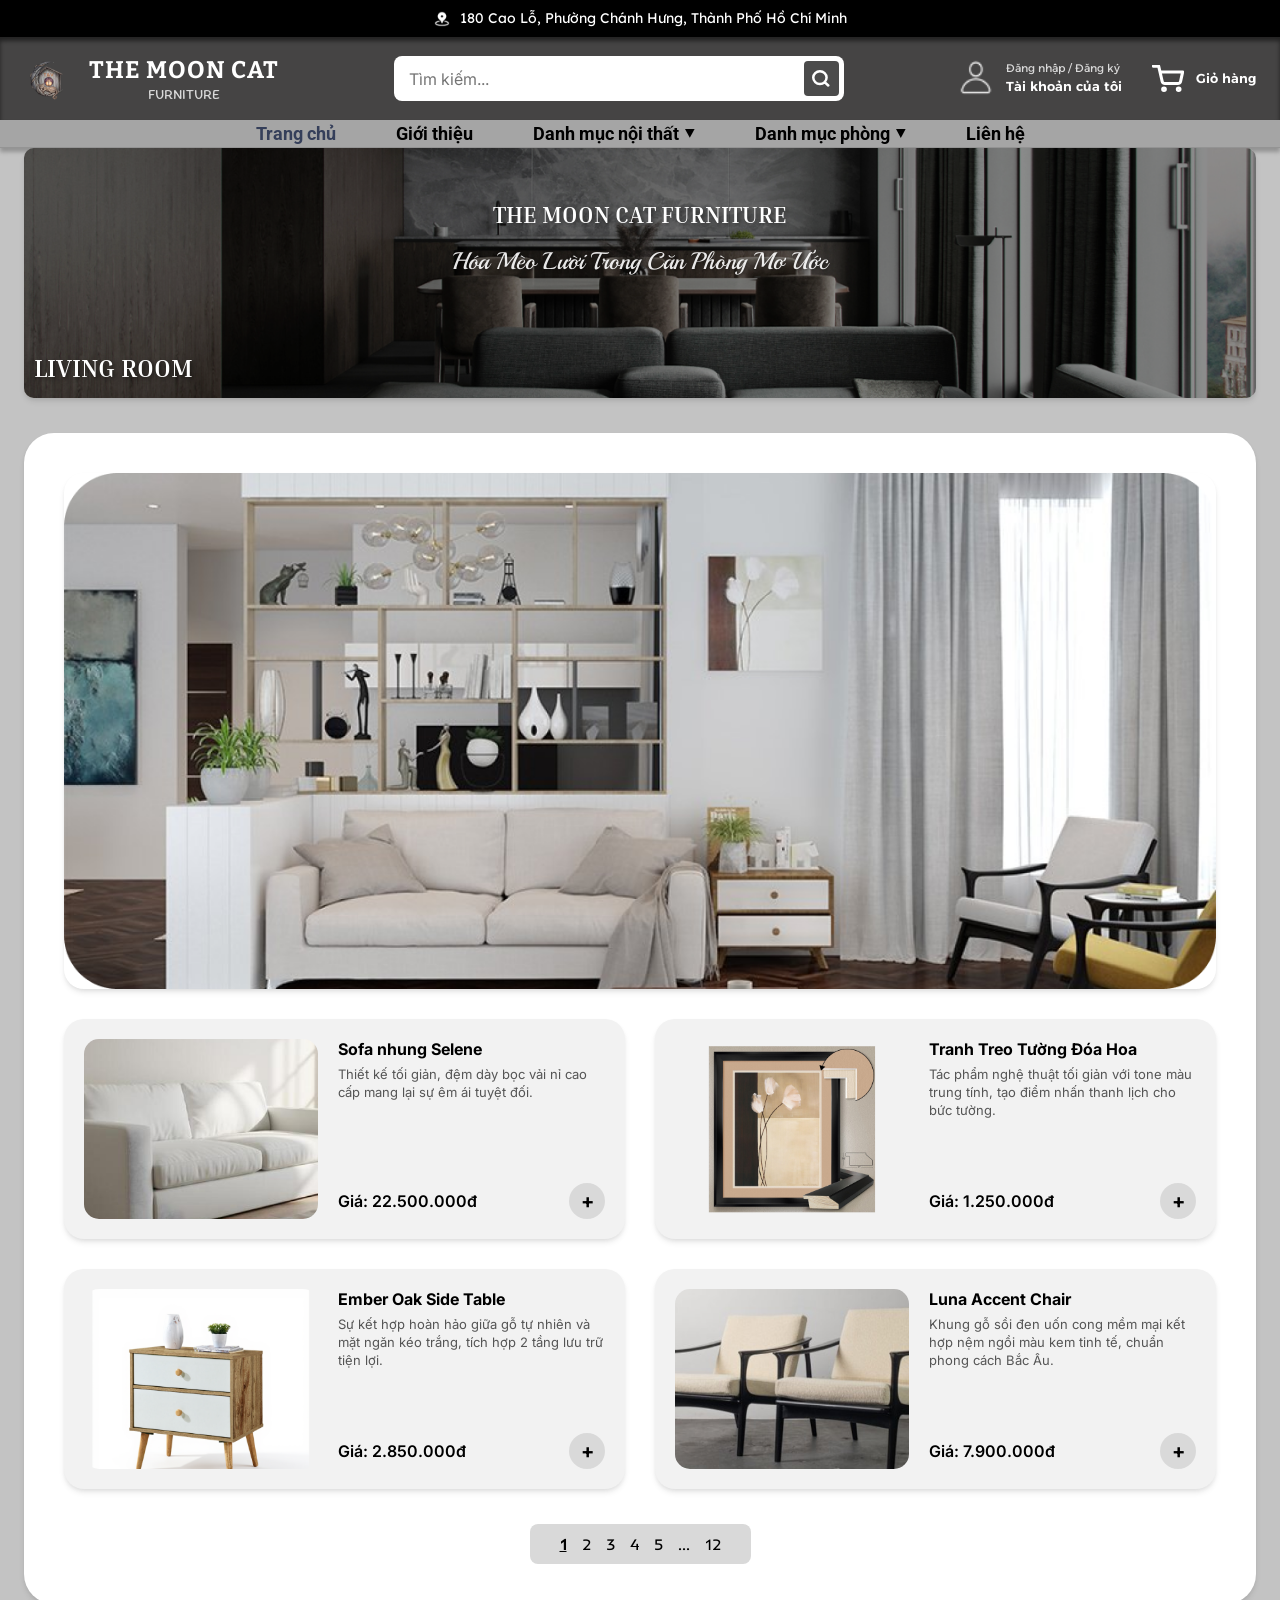
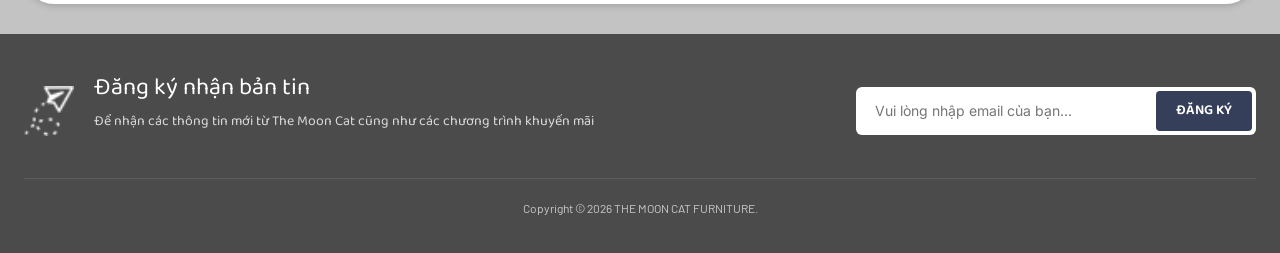
<file: livingroom.html>
<!DOCTYPE html>
<html lang="en">

<head>
  <meta charset="UTF-8">
  <meta name="viewport" content="width=device-width, initial-scale=1.0">
  <title>Phòng Khách (Living Room) - The Moon Cat Furniture</title>
  <link href="https://fonts.googleapis.com/css?family=Inter|Roboto&display=swap" rel="stylesheet">

  <link href="css/bootstrap.min.css" rel="stylesheet">
  <link rel="stylesheet" href="css/style.css">
  <link rel="stylesheet" href="css/desktop.css" media="screen and (min-width: 601px)">
  <link rel="stylesheet" href="css/mobile.css" media="screen and (max-width: 600px)">
</head>

<body>
  <!-- Thanh địa chỉ trên cùng -->
  <div class="top-bar" id="top-bar">
    <div class="container">
      <img src="images/place-marker-81.png" alt="location">
      <span>180 Cao Lỗ, Phường Chánh Hưng, Thành Phố Hồ Chí Minh</span>
    </div>
  </div>

  <!-- Header -->
  <header class="header" id="header">
    <div class="container header-wrap">
      <a href="index.html" class="logo" id="logo-link">
        <img src="images/logo-84.png" alt="The Moon Cat Furniture Logo">
        <div class="logo-text">
          <span class="brand-name">THE MOON CAT</span>
          <span class="brand-sub">FURNITURE</span>
        </div>
      </a>
      <!-- Thanh tìm kiếm -->
      <div class="search-bar" id="search-bar">
        <input type="text" placeholder="Tìm kiếm...">
        <button type="submit" aria-label="Search">
          <img src="images/icon-94.svg" alt="search">
        </button>
      </div>
      <!-- Khối chức năng (Tài khoản & Giỏ hàng) -->
      <div class="header-actions">
        <!-- Tài khoản -->
        <a href="account.html" class="action-item user-btn" id="account-link">
          <img src="images/user-99.png" alt="user">
          <div class="action-text">
            <span class="sub-text">Đăng nhập / Đăng ký</span>
            <span class="main-text">Tài khoản của tôi</span>
          </div>
        </a>
        <!-- Giỏ hàng -->
        <a href="shoppingCart.html" class="action-item cart-btn" id="cart-link">
          <div class="cart-icon-wrap">
            <img src="images/icon-105.svg" alt="cart">
          </div>
          <div class="action-text">
            <span class="main-text">Giỏ hàng</span>
          </div>
        </a>
      </div>
    </div>
  </header>

  <!-- Menu -->
  <nav class="nav-bar" id="nav-bar">
    <div class="container nav-wrap">
      <button class="menu-toggle d-md-none" type="button" data-bs-toggle="collapse" data-bs-target="#mainNavMenu">
        <span class="bar"></span>
        <span class="bar"></span>
        <span class="bar"></span>
      </button>

      <div class="collapse navbar-collapse" id="mainNavMenu">
        <ul class="nav-links">
          <li><a href="index.html" class="active">Trang chủ</a></li>
          <li><a href="aboutUs.html">Giới thiệu</a></li>

          <li class="has-dropdown">
            <a href="#">Danh mục nội thất <img src="images/polygon-1-156.svg" alt="arrow" class="arrow-icon"></a>
            <ul class="dropdown-menu">
              <li><a href="product-Lamp.html">Đèn trang trí</a></li>
              <li><a href="product-Lamp.html">Bàn ghế & Sofa</a></li>
              <li><a href="product-Lamp.html">Giường ngủ</a></li>
              <li><a href="product-Lamp.html">Tủ quần áo</a></li>
            </ul>
          </li>

          <li class="has-dropdown">
            <a href="#">Danh mục phòng <img src="images/polygon-2-158.svg" alt="arrow" class="arrow-icon"></a>
            <ul class="dropdown-menu">
              <li><a href="livingroom.html">Phòng khách</a></li>
              <li><a href="livingroom.html">Phòng ngủ</a></li>
              <li><a href="livingroom.html">Phòng bếp</a></li>
            </ul>
          </li>
          <li><a href="contactUs.html">Liên hệ</a></li>
        </ul>
      </div>
    </div>
  </nav>

  <!-- Main Content -->
  <main class="container">
    <!-- Category Hero Banner -->
    <section class="category-banner" id="category-banner">
      <img src="images/image-7-383.png" alt="Living Room Category Banner">
      <div class="category-banner-overlay">
        <h1>THE MOON CAT FURNITURE</h1>
        <p>Hóa Mèo Lười Trong Căn Phòng Mơ Ước</p>

        <H1 class="TAG" style="font-size: 25px;">LIVING ROOM</H1>
      </div>

    </section>

    <!-- Products Wrapper -->
    <section class="products-wrapper" id="products-wrapper">
      <!-- Large Showcase Image -->
      <div
        style="width: 100%; border-radius: 20px; overflow: hidden; margin-bottom: 30px; box-shadow: var(--shadow-sm);">
        <img src="images/phong1-401.png" alt="Living Room Showcase"
          style="width: 100%; height: auto; object-fit: cover;">
      </div>

      <!-- 2x2 Products Grid -->
      <div class="products-grid-2">
        <!-- Product 1: Sofa nhung Selene -->
        <div class="product-card-horizontal">
          <div class="prod-img-wrap">
            <img src="images/rectangle-62-405.png" alt="Sofa nhung Selene">
          </div>
          <div class="prod-info-wrap">
            <div>
              <h3>Sofa nhung Selene</h3>
              <p class="desc">Thiết kế tối giản, đệm dày bọc vải nỉ cao cấp mang lại sự êm ái tuyệt đối.</p>
            </div>
            <div class="prod-footer-row">
              <span class="price">Giá: 22.500.000đ</span>
              <div class="add-to-cart-circle" title="Thêm vào giỏ">+</div>
            </div>
          </div>
        </div>

        <!-- Product 2: Tranh Treo Tường Đóa Hoa -->
        <div class="product-card-horizontal">
          <div class="prod-img-wrap">
            <img src="images/rectangle-63-411.png" alt="Tranh Treo Tường Đóa Hoa">
          </div>
          <div class="prod-info-wrap">
            <div>
              <h3>Tranh Treo Tường Đóa Hoa</h3>
              <p class="desc">Tác phẩm nghệ thuật tối giản với tone màu trung tính, tạo điểm nhấn thanh lịch cho bức
                tường.</p>
            </div>
            <div class="prod-footer-row">
              <span class="price">Giá: 1.250.000đ</span>
              <div class="add-to-cart-circle" title="Thêm vào giỏ">+</div>
            </div>
          </div>
        </div>

        <!-- Product 3: Ember Oak Side Table -->
        <div class="product-card-horizontal">
          <div class="prod-img-wrap">
            <img src="images/rectangle-65-417.png" alt="Ember Oak Side Table">
          </div>
          <div class="prod-info-wrap">
            <div>
              <h3>Ember Oak Side Table</h3>
              <p class="desc">Sự kết hợp hoàn hảo giữa gỗ tự nhiên và mặt ngăn kéo trắng, tích hợp 2 tầng lưu trữ tiện
                lợi.</p>
            </div>
            <div class="prod-footer-row">
              <span class="price">Giá: 2.850.000đ</span>
              <div class="add-to-cart-circle" title="Thêm vào giỏ">+</div>
            </div>
          </div>
        </div>

        <!-- Product 4: Luna Accent Chair -->
        <div class="product-card-horizontal">
          <div class="prod-img-wrap">
            <img src="images/rectangle-64-423.png" alt="Luna Accent Chair">
          </div>
          <div class="prod-info-wrap">
            <div>
              <h3>Luna Accent Chair</h3>
              <p class="desc">Khung gỗ sồi đen uốn cong mềm mại kết hợp nệm ngồi màu kem tinh tế, chuẩn phong cách Bắc
                Âu.</p>
            </div>
            <div class="prod-footer-row">
              <span class="price">Giá: 7.900.000đ</span>
              <div class="add-to-cart-circle" title="Thêm vào giỏ">+</div>
            </div>
          </div>
        </div>
      </div>

      <!-- Pagination -->
      <div class="pagination-wrap">
        <div class="pagination">
          <span class="active">1</span>
          <span>2</span>
          <span>3</span>
          <span>4</span>
          <span>5</span>
          <span>...</span>
          <span>12</span>
        </div>
      </div>
    </section>
  </main>

  <!-- Footer -->
  <footer class="footer" id="footer">
    <div class="container">
      <div class="footer-top">
        <div class="newsletter-info">
          <img src="images/paper-plane-389.png" alt="Newsletter">
          <div class="newsletter-text">
            <h3>Đăng ký nhận bản tin</h3>
            <p>Để nhận các thông tin mới từ The Moon Cat cũng như các chương trình khuyến mãi</p>
          </div>
        </div>
        <div class="newsletter-form">
          <input type="email" placeholder="Vui lòng nhập email của bạn...">
          <button type="submit">ĐĂNG KÝ</button>
        </div>
      </div>
      <div class="footer-bottom">
        <p>Copyright © 2026 THE MOON CAT FURNITURE.</p>
      </div>
    </div>
  </footer>

  <!-- Liên kết javascript -->
  <script src="js/bootstrap.bundle.min.js"></script>
  <script src="js/script.js"></script>
  <script src="js/livingroom.js"></script>
</body>

</html>
</file>
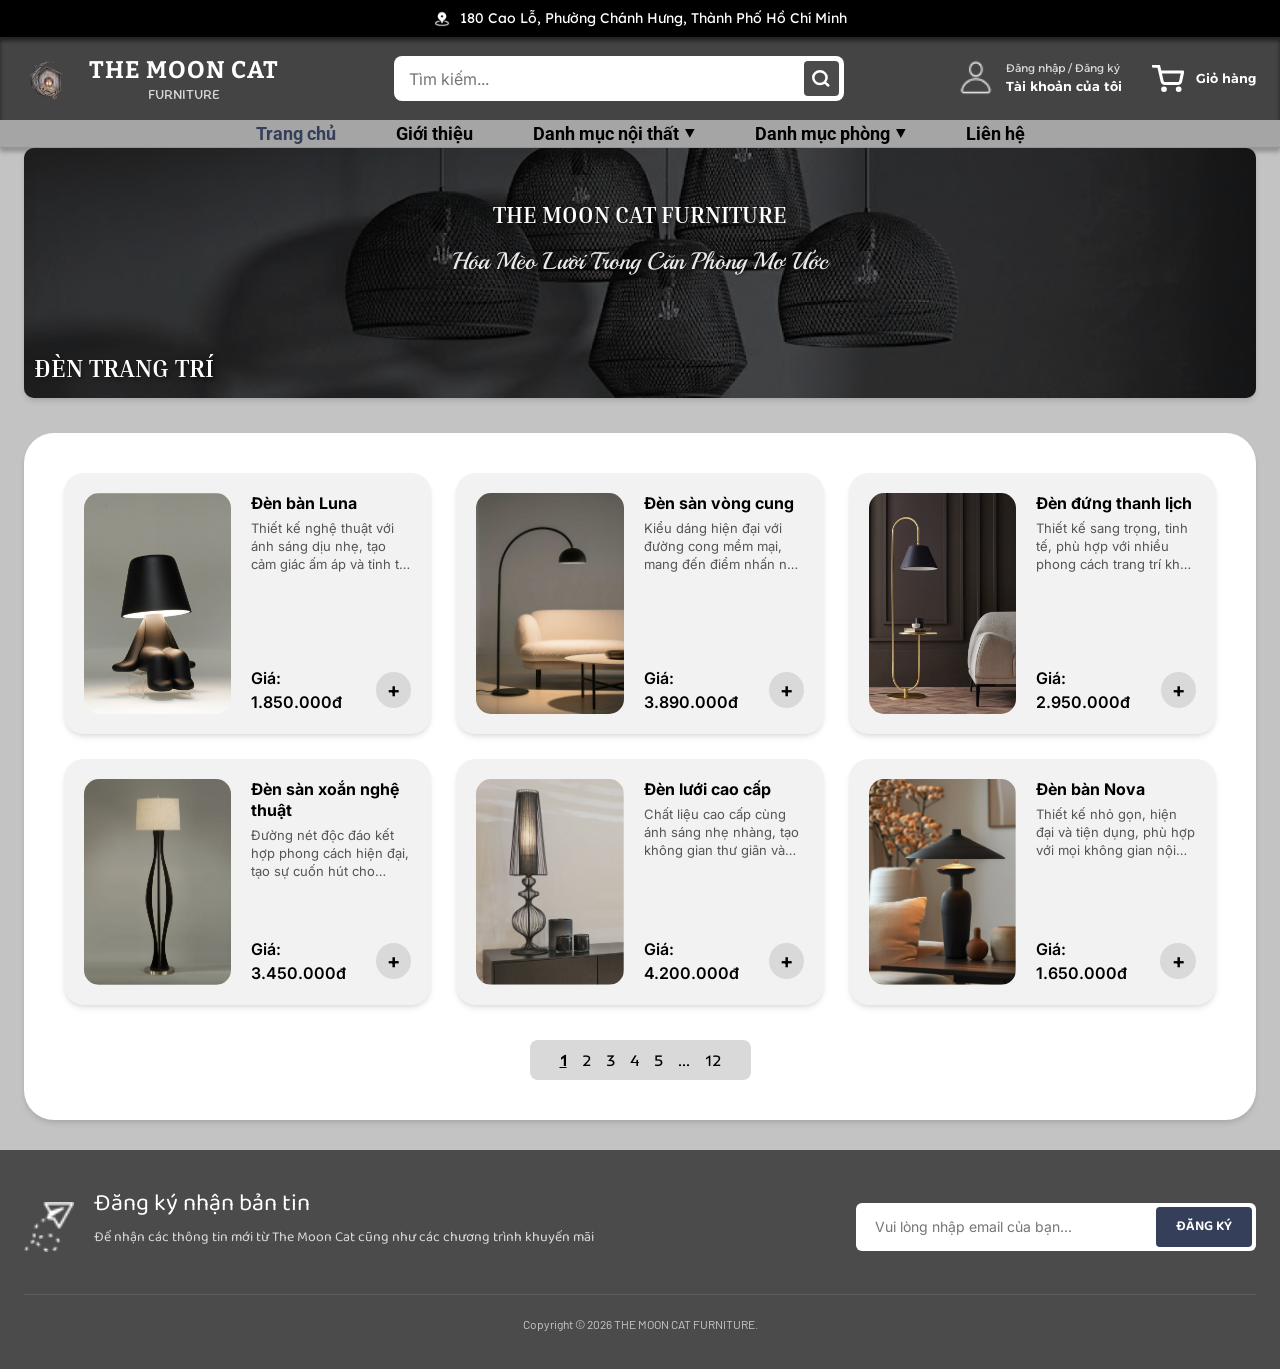
<file: product-Lamp.html>
<!DOCTYPE html>
<html lang="en">

<head>
  <meta charset="UTF-8">
  <meta name="viewport" content="width=device-width, initial-scale=1.0">
  <title>Đèn Trang Trí - The Moon Cat Furniture</title>
  <link href="https://fonts.googleapis.com/css?family=Inter|Roboto&display=swap" rel="stylesheet">

  <link href="css/bootstrap.min.css" rel="stylesheet">
  <link rel="stylesheet" href="css/style.css">
  <link rel="stylesheet" href="css/desktop.css" media="screen and (min-width: 601px)">
  <link rel="stylesheet" href="css/mobile.css" media="screen and (max-width: 600px)">
</head>

<body>
  <!-- Thanh địa chỉ trên cùng -->
  <div class="top-bar" id="top-bar">
    <div class="container">
      <img src="images/place-marker-81.png" alt="location">
      <span>180 Cao Lỗ, Phường Chánh Hưng, Thành Phố Hồ Chí Minh</span>
    </div>
  </div>

  <!-- Header -->
  <header class="header" id="header">
    <div class="container header-wrap">
      <a href="index.html" class="logo" id="logo-link">
        <img src="images/logo-84.png" alt="The Moon Cat Furniture Logo">
        <div class="logo-text">
          <span class="brand-name">THE MOON CAT</span>
          <span class="brand-sub">FURNITURE</span>
        </div>
      </a>
      <!-- Thanh tìm kiếm -->
      <div class="search-bar" id="search-bar">
        <input type="text" placeholder="Tìm kiếm...">
        <button type="submit" aria-label="Search">
          <img src="images/icon-94.svg" alt="search">
        </button>
      </div>
      <!-- Khối chức năng (Tài khoản & Giỏ hàng) -->
      <div class="header-actions">
        <!-- Tài khoản -->
        <a href="account.html" class="action-item user-btn" id="account-link">
          <img src="images/user-99.png" alt="user">
          <div class="action-text">
            <span class="sub-text">Đăng nhập / Đăng ký</span>
            <span class="main-text">Tài khoản của tôi</span>
          </div>
        </a>
        <!-- Giỏ hàng -->
        <a href="shoppingCart.html" class="action-item cart-btn" id="cart-link">
          <div class="cart-icon-wrap">
            <img src="images/icon-105.svg" alt="cart">
          </div>
          <div class="action-text">
            <span class="main-text">Giỏ hàng</span>
          </div>
        </a>
      </div>
    </div>
  </header>

  <!-- Menu -->
  <nav class="nav-bar" id="nav-bar">
    <div class="container nav-wrap">
      <button class="menu-toggle d-md-none" type="button" data-bs-toggle="collapse" data-bs-target="#mainNavMenu">
        <span class="bar"></span>
        <span class="bar"></span>
        <span class="bar"></span>
      </button>

      <div class="collapse navbar-collapse" id="mainNavMenu">
        <ul class="nav-links">
          <li><a href="index.html" class="active">Trang chủ</a></li>
          <li><a href="aboutUs.html">Giới thiệu</a></li>

          <li class="has-dropdown">
            <a href="#">Danh mục nội thất <img src="images/polygon-1-156.svg" alt="arrow" class="arrow-icon"></a>
            <ul class="dropdown-menu">
              <li><a href="product-Lamp.html">Đèn trang trí</a></li>
              <li><a href="product-Lamp.html">Bàn ghế & Sofa</a></li>
              <li><a href="product-Lamp.html">Giường ngủ</a></li>
              <li><a href="product-Lamp.html">Tủ quần áo</a></li>
            </ul>
          </li>

          <li class="has-dropdown">
            <a href="#">Danh mục phòng <img src="images/polygon-2-158.svg" alt="arrow" class="arrow-icon"></a>
            <ul class="dropdown-menu">
              <li><a href="livingroom.html">Phòng khách</a></li>
              <li><a href="livingroom.html">Phòng ngủ</a></li>
              <li><a href="livingroom.html">Phòng bếp</a></li>
            </ul>
          </li>
          <li><a href="contactUs.html">Liên hệ</a></li>
        </ul>
      </div>
    </div>
  </nav>

  <!-- Main Content -->
  <main class="container">
    <!-- Category Hero Banner -->
    <section class="category-banner" id="category-banner">
      <img src="images/image-7-327.png" alt="Decorative Lamps Banner">
      <div class="category-banner-overlay">
        <h1>THE MOON CAT FURNITURE</h1>
        <p>Hóa Mèo Lười Trong Căn Phòng Mơ Ước</p>
        <H1 class="TAG" style="font-size: 25px;">ĐÈN TRANG TRÍ</H1>
      </div>
    </section>

    <!-- Products Wrapper Grid -->
    <section class="products-wrapper" id="products-wrapper">
      <div class="products-grid-3">
        <!-- Product 1: Đèn bàn Luna -->
        <div class="product-card-horizontal">
          <div class="prod-img-wrap">
            <img src="images/image-8-334.png" alt="Đèn bàn Luna">
          </div>
          <div class="prod-info-wrap">
            <div>
              <h3>Đèn bàn Luna</h3>
              <p class="desc">Thiết kế nghệ thuật với ánh sáng dịu nhẹ, tạo cảm giác ấm áp và tinh tế cho không gian
                sống.</p>
            </div>
            <div class="prod-footer-row">
              <span class="price">Giá: 1.850.000đ</span>
              <div class="add-to-cart-circle" title="Thêm vào giỏ">+</div>
            </div>
          </div>
        </div>

        <!-- Product 2: Đèn sàn vòng cung -->
        <div class="product-card-horizontal">
          <div class="prod-img-wrap">
            <img src="images/image-9-340.png" alt="Đèn sàn vòng cung">
          </div>
          <div class="prod-info-wrap">
            <div>
              <h3>Đèn sàn vòng cung</h3>
              <p class="desc">Kiểu dáng hiện đại với đường cong mềm mại, mang đến điểm nhấn nổi bật cho nội thất.</p>
            </div>
            <div class="prod-footer-row">
              <span class="price">Giá: 3.890.000đ</span>
              <div class="add-to-cart-circle" title="Thêm vào giỏ">+</div>
            </div>
          </div>
        </div>

        <!-- Product 3: Đèn đứng thanh lịch -->
        <div class="product-card-horizontal">
          <div class="prod-img-wrap">
            <img src="images/image-10-347.png" alt="Đèn đứng thanh lịch">
          </div>
          <div class="prod-info-wrap">
            <div>
              <h3>Đèn đứng thanh lịch</h3>
              <p class="desc">Thiết kế sang trọng, tinh tế, phù hợp với nhiều phong cách trang trí khác nhau.</p>
            </div>
            <div class="prod-footer-row">
              <span class="price">Giá: 2.950.000đ</span>
              <div class="add-to-cart-circle" title="Thêm vào giỏ">+</div>
            </div>
          </div>
        </div>

        <!-- Product 4: Đèn sàn xoắn nghệ thuật -->
        <div class="product-card-horizontal">
          <div class="prod-img-wrap">
            <img src="images/image-11-352.png" alt="Đèn sàn xoắn nghệ thuật">
          </div>
          <div class="prod-info-wrap">
            <div>
              <h3>Đèn sàn xoắn nghệ thuật</h3>
              <p class="desc">Đường nét độc đáo kết hợp phong cách hiện đại, tạo sự cuốn hút cho không gian.</p>
            </div>
            <div class="prod-footer-row">
              <span class="price">Giá: 3.450.000đ</span>
              <div class="add-to-cart-circle" title="Thêm vào giỏ">+</div>
            </div>
          </div>
        </div>

        <!-- Product 5: Đèn lưới cao cấp -->
        <div class="product-card-horizontal">
          <div class="prod-img-wrap">
            <img src="images/image-12-358.png" alt="Đèn lưới cao cấp">
          </div>
          <div class="prod-info-wrap">
            <div>
              <h3>Đèn lưới cao cấp</h3>
              <p class="desc">Chất liệu cao cấp cùng ánh sáng nhẹ nhàng, tạo không gian thư giãn và ấm cúng.</p>
            </div>
            <div class="prod-footer-row">
              <span class="price">Giá: 4.200.000đ</span>
              <div class="add-to-cart-circle" title="Thêm vào giỏ">+</div>
            </div>
          </div>
        </div>

        <!-- Product 6: Đèn bàn Nova -->
        <div class="product-card-horizontal">
          <div class="prod-img-wrap">
            <img src="images/image-13-364.png" alt="Đèn bàn Nova">
          </div>
          <div class="prod-info-wrap">
            <div>
              <h3>Đèn bàn Nova</h3>
              <p class="desc">Thiết kế nhỏ gọn, hiện đại và tiện dụng, phù hợp với mọi không gian nội thất.</p>
            </div>
            <div class="prod-footer-row">
              <span class="price">Giá: 1.650.000đ</span>
              <div class="add-to-cart-circle" title="Thêm vào giỏ">+</div>
            </div>
          </div>
        </div>
      </div>

      <!-- Pagination -->
      <div class="pagination-wrap">
        <div class="pagination">
          <span class="active">1</span>
          <span>2</span>
          <span>3</span>
          <span>4</span>
          <span>5</span>
          <span>...</span>
          <span>12</span>
        </div>
      </div>
    </section>
  </main>

  <!-- Footer -->
  <footer class="footer" id="footer">
    <div class="container">
      <div class="footer-top">
        <div class="newsletter-info">
          <img src="images/paper-plane-370.png" alt="Newsletter">
          <div class="newsletter-text">
            <h3>Đăng ký nhận bản tin</h3>
            <p>Để nhận các thông tin mới từ The Moon Cat cũng như các chương trình khuyến mãi</p>
          </div>
        </div>
        <div class="newsletter-form">
          <input type="email" placeholder="Vui lòng nhập email của bạn...">
          <button type="submit">ĐĂNG KÝ</button>
        </div>
      </div>
      <div class="footer-bottom">
        <p>Copyright © 2026 THE MOON CAT FURNITURE.</p>
      </div>
    </div>
  </footer>

  <!-- Liên kết javascript -->
  <script src="js/bootstrap.bundle.min.js"></script>
  <script src="js/script.js"></script>
  <script src="js/product-Lamp.js"></script>
</body>

</html>
</file>
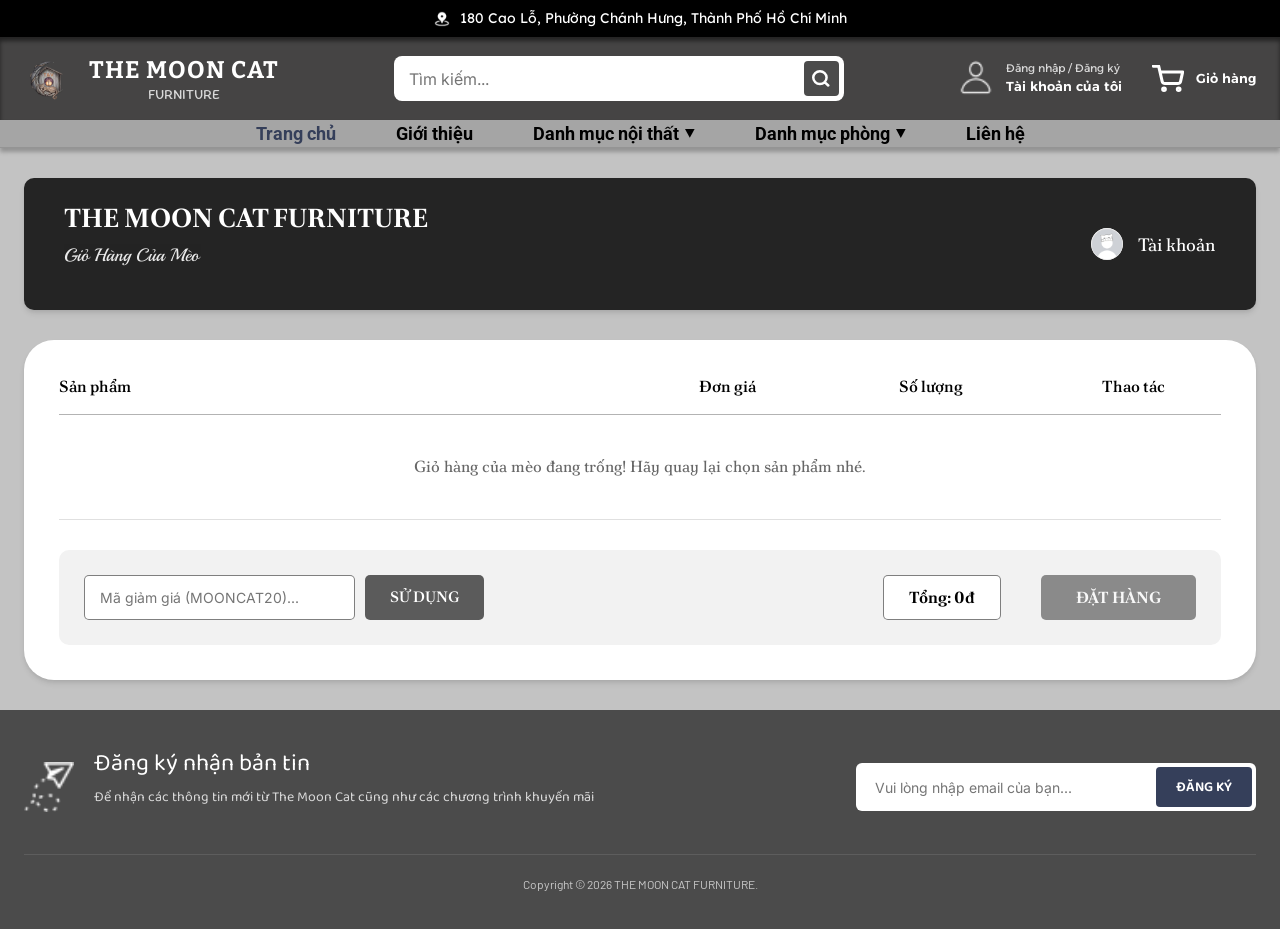
<file: shoppingCart.html>
<!DOCTYPE html>
<html lang="en">

<head>
  <meta charset="UTF-8">
  <meta name="viewport" content="width=device-width, initial-scale=1.0">
  <title>Giỏ Hàng - The Moon Cat Furniture</title>
  <link href="https://fonts.googleapis.com/css?family=Inter|Roboto&display=swap" rel="stylesheet">

  <link href="css/bootstrap.min.css" rel="stylesheet">
  <link rel="stylesheet" href="css/style.css">
  <link rel="stylesheet" href="css/desktop.css" media="screen and (min-width: 601px)">
  <link rel="stylesheet" href="css/mobile.css" media="screen and (max-width: 600px)">
</head>

<body>
  <!-- Thanh địa chỉ trên cùng -->
  <div class="top-bar" id="top-bar">
    <div class="container">
      <img src="images/place-marker-81.png" alt="location">
      <span>180 Cao Lỗ, Phường Chánh Hưng, Thành Phố Hồ Chí Minh</span>
    </div>
  </div>

  <!-- Header -->
  <header class="header" id="header">
    <div class="container header-wrap">
      <a href="index.html" class="logo" id="logo-link">
        <img src="images/logo-84.png" alt="The Moon Cat Furniture Logo">
        <div class="logo-text">
          <span class="brand-name">THE MOON CAT</span>
          <span class="brand-sub">FURNITURE</span>
        </div>
      </a>
      <!-- Thanh tìm kiếm -->
      <div class="search-bar" id="search-bar">
        <input type="text" placeholder="Tìm kiếm...">
        <button type="submit" aria-label="Search">
          <img src="images/icon-94.svg" alt="search">
        </button>
      </div>
      <!-- Khối chức năng (Tài khoản & Giỏ hàng) -->
      <div class="header-actions">
        <!-- Tài khoản -->
        <a href="account.html" class="action-item user-btn" id="account-link">
          <img src="images/user-99.png" alt="user">
          <div class="action-text">
            <span class="sub-text">Đăng nhập / Đăng ký</span>
            <span class="main-text">Tài khoản của tôi</span>
          </div>
        </a>
        <!-- Giỏ hàng -->
        <a href="shoppingCart.html" class="action-item cart-btn" id="cart-link">
          <div class="cart-icon-wrap">
            <img src="images/icon-105.svg" alt="cart">
          </div>
          <div class="action-text">
            <span class="main-text">Giỏ hàng</span>
          </div>
        </a>
      </div>
    </div>
  </header>

  <!-- Menu -->
  <nav class="nav-bar" id="nav-bar">
    <div class="container nav-wrap">
      <button class="menu-toggle d-md-none" type="button" data-bs-toggle="collapse" data-bs-target="#mainNavMenu">
        <span class="bar"></span>
        <span class="bar"></span>
        <span class="bar"></span>
      </button>

      <div class="collapse navbar-collapse" id="mainNavMenu">
        <ul class="nav-links">
          <li><a href="index.html" class="active">Trang chủ</a></li>
          <li><a href="aboutUs.html">Giới thiệu</a></li>

          <li class="has-dropdown">
            <a href="#">Danh mục nội thất <img src="images/polygon-1-156.svg" alt="arrow" class="arrow-icon"></a>
            <ul class="dropdown-menu">
              <li><a href="product-Lamp.html">Đèn trang trí</a></li>
              <li><a href="product-Lamp.html">Bàn ghế & Sofa</a></li>
              <li><a href="product-Lamp.html">Giường ngủ</a></li>
              <li><a href="product-Lamp.html">Tủ quần áo</a></li>
            </ul>
          </li>

          <li class="has-dropdown">
            <a href="#">Danh mục phòng <img src="images/polygon-2-158.svg" alt="arrow" class="arrow-icon"></a>
            <ul class="dropdown-menu">
              <li><a href="livingroom.html">Phòng khách</a></li>
              <li><a href="livingroom.html">Phòng ngủ</a></li>
              <li><a href="livingroom.html">Phòng bếp</a></li>
            </ul>
          </li>
          <li><a href="contactUs.html">Liên hệ</a></li>
        </ul>
      </div>
    </div>
  </nav>

  <!-- Main Content -->
  <main class="container" style="margin-top: 30px;">
    <!-- Title Banner -->
    <section class="cart-title-banner" style="border-radius: 10px; overflow: hidden; box-shadow: var(--shadow-sm);">
      <div class="cart-title-left">
        <h1>THE MOON CAT FURNITURE</h1>
        <p>Giỏ Hàng Của Mèo</p>
      </div>
      <div class="cart-title-right">
        <img src="images/imgusername-323.svg" alt="User"
          style="width: 32px; height: 32px; background-color: #fff; border-radius: 50%;">
        <span>Tài khoản</span>
      </div>
    </section>

    <!-- Cart Table Area -->
    <section class="cart-content-wrapper" id="cart-content-wrapper">
      <table class="cart-table">
        <thead>
          <tr>
            <th>Sản phẩm</th>
            <th class="center" style="width: 15%;">Đơn giá</th>
            <th class="center" style="width: 20%;">Số lượng</th>
            <th class="center" style="width: 15%;">Thao tác</th>
          </tr>
        </thead>
        <tbody id="cart-tbody">
          <!-- Dynamically populated -->
        </tbody>
      </table>

      <!-- Checkout & Coupon Panel -->
      <div class="checkout-panel">
        <div class="coupon-box">
          <input type="text" id="coupon-code" placeholder="Mã giảm giá (MOONCAT20)...">
          <button type="button" id="apply-coupon-btn">SỬ DỤNG</button>
        </div>
        <div class="checkout-right">
          <div class="cart-total-box">
            <span id="cart-total-sum">Tổng: 0đ</span>
          </div>
          <button type="button" class="checkout-btn" id="place-order-btn">ĐẶT HÀNG</button>
        </div>
      </div>
    </section>
  </main>

  <!-- Footer -->
  <footer class="footer" id="footer">
    <div class="container">
      <div class="footer-top">
        <div class="newsletter-info">
          <img src="images/paper-plane-513.png" alt="Newsletter">
          <div class="newsletter-text">
            <h3>Đăng ký nhận bản tin</h3>
            <p>Để nhận các thông tin mới từ The Moon Cat cũng như các chương trình khuyến mãi</p>
          </div>
        </div>
        <div class="newsletter-form">
          <input type="email" placeholder="Vui lòng nhập email của bạn...">
          <button type="submit">ĐĂNG KÝ</button>
        </div>
      </div>
      <div class="footer-bottom">
        <p>Copyright © 2026 THE MOON CAT FURNITURE.</p>
      </div>
    </div>
  </footer>

  <!-- Liên kết javascript -->
  <script src="js/bootstrap.bundle.min.js"></script>
  <script src="js/script.js"></script>
  <script src="js/shoppingCart.js"></script>
</body>

</html>
</file>
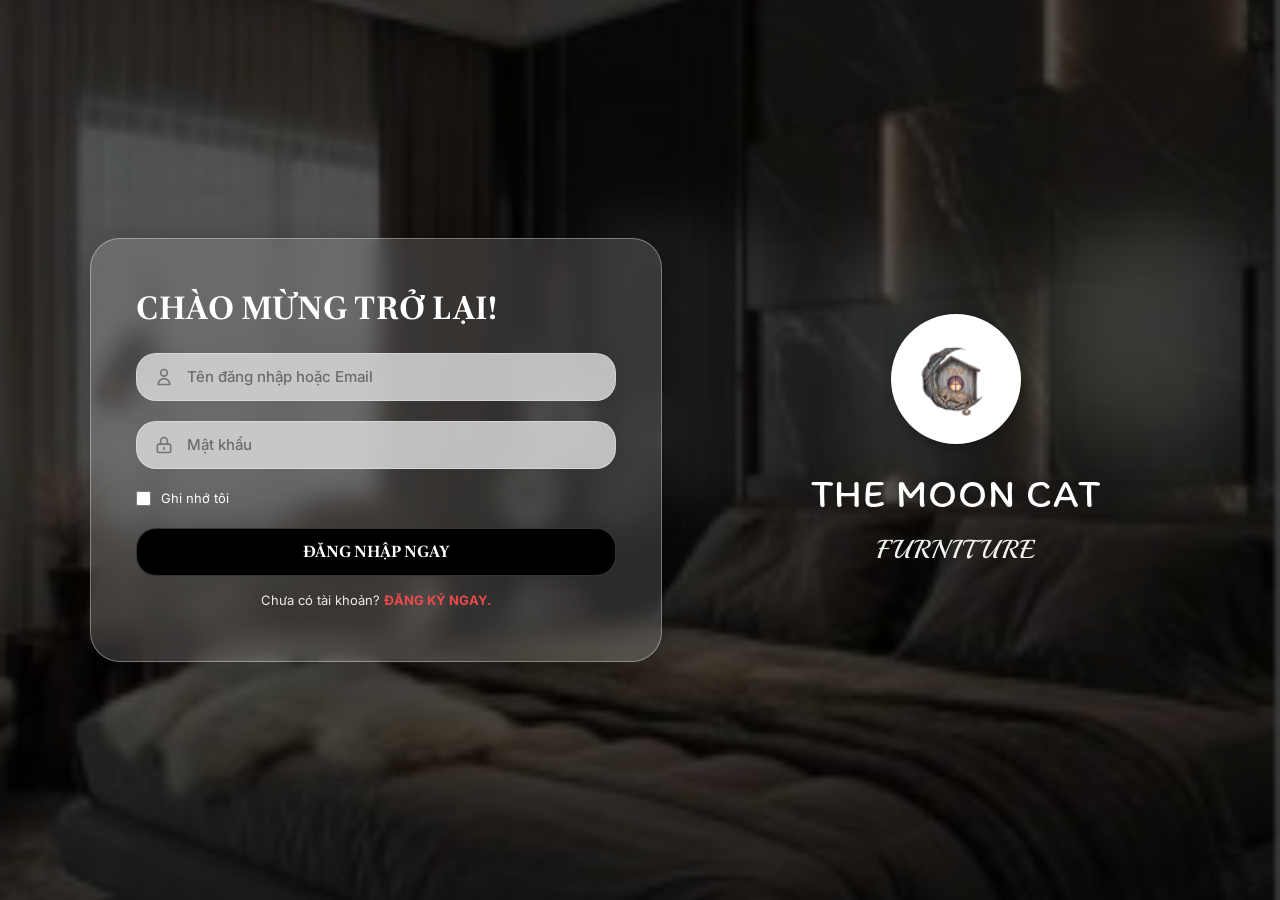
<file: sign-in.html>
<!DOCTYPE html>
<html lang="en">

<head>
    <meta charset="UTF-8">
    <meta name="viewport" content="width=device-width, initial-scale=1.0">
    <title>Đăng Nhập - The Moon Cat Furniture</title>
    <link href="https://fonts.googleapis.com/css?family=Inter|Roboto&display=swap" rel="stylesheet">

    <link href="css/bootstrap.min.css" rel="stylesheet">
    <link rel="stylesheet" href="css/style.css">
    <link rel="stylesheet" href="css/desktop.css" media="screen and (min-width: 601px)">
    <link rel="stylesheet" href="css/mobile.css" media="screen and (max-width: 600px)">
</head>

<body>

    <!-- Nền -->
    <div class="auth-page" style="background-image: url('images/image-122.png');">
        <div class="auth-container">

            <!-- Left Box: Form đăng nhập -->
            <section class="auth-glass-box">
                <h2>CHÀO MỪNG TRỞ LẠI!</h2>

                <form class="auth-form" id="login-form">
                    <!-- Input Username/Email -->
                    <div class="auth-input-wrap">
                        <svg xmlns="http://www.w3.org/2000/svg" fill="none" viewBox="0 0 24 24" stroke="#555555"
                            stroke-width="2" class="input-icon">
                            <path stroke-linecap="round" stroke-linejoin="round"
                                d="M16 7a4 4 0 11-8 0 4 4 0 018 0zM12 14a7 7 0 00-7 7h14a7 7 0 00-7-7z" />
                        </svg>
                        <input type="text" id="login-user" placeholder="Tên đăng nhập hoặc Email" required
                            autocomplete="username">
                    </div>

                    <!-- Input Password -->
                    <div class="auth-input-wrap">
                        <svg xmlns="http://www.w3.org/2000/svg" fill="none" viewBox="0 0 24 24" stroke="#555555"
                            stroke-width="2" class="input-icon">
                            <path stroke-linecap="round" stroke-linejoin="round"
                                d="M12 15v2m-6 4h12a2 2 0 002-2v-6a2 2 0 00-2-2H6a2 2 0 00-2 2v6a2 2 0 002 2zm10-10V7a4 4 0 00-8 0v4h8z" />
                        </svg>
                        <input type="password" id="login-pass" placeholder="Mật khẩu" required
                            autocomplete="current-password">
                    </div>

                    <!-- Nút "ghi nhớ tôi" -->
                    <div class="auth-checkbox-wrap">
                        <input type="checkbox" id="login-remember">
                        <label for="login-remember">Ghi nhớ tôi</label>
                    </div>

                    <!-- Thông báo lỗi -->
                    <div id="login-error"
                        style="color: #ff4d4d; font-size: 13px; font-weight: 600; display: none; text-align: center;">
                    </div>

                    <!-- Submit Button -->
                    <button type="submit" class="auth-btn">ĐĂNG NHẬP NGAY</button>
                </form>

                <div class="auth-footer-text">
                    Chưa có tài khoản? <a href="sign-up.html">ĐĂNG KÝ NGAY.</a>
                </div>
            </section>

            <!-- Right Column: Tên thương hiệu -->
            <section class="auth-brand-section">
                <div class="auth-logo-circle">
                    <img src="images/logo-84.png" alt="Logo">
                </div>
                <h1>THE MOON CAT</h1>
                <p>FURNITURE</p>
            </section>

        </div>
    </div>

<!-- Liên kết javascript -->
  <script src="js/bootstrap.bundle.min.js"></script>
  <script src="js/script.js"></script>
  <script src="js/sign-in.js"></script>
</body>

</html>
</file>
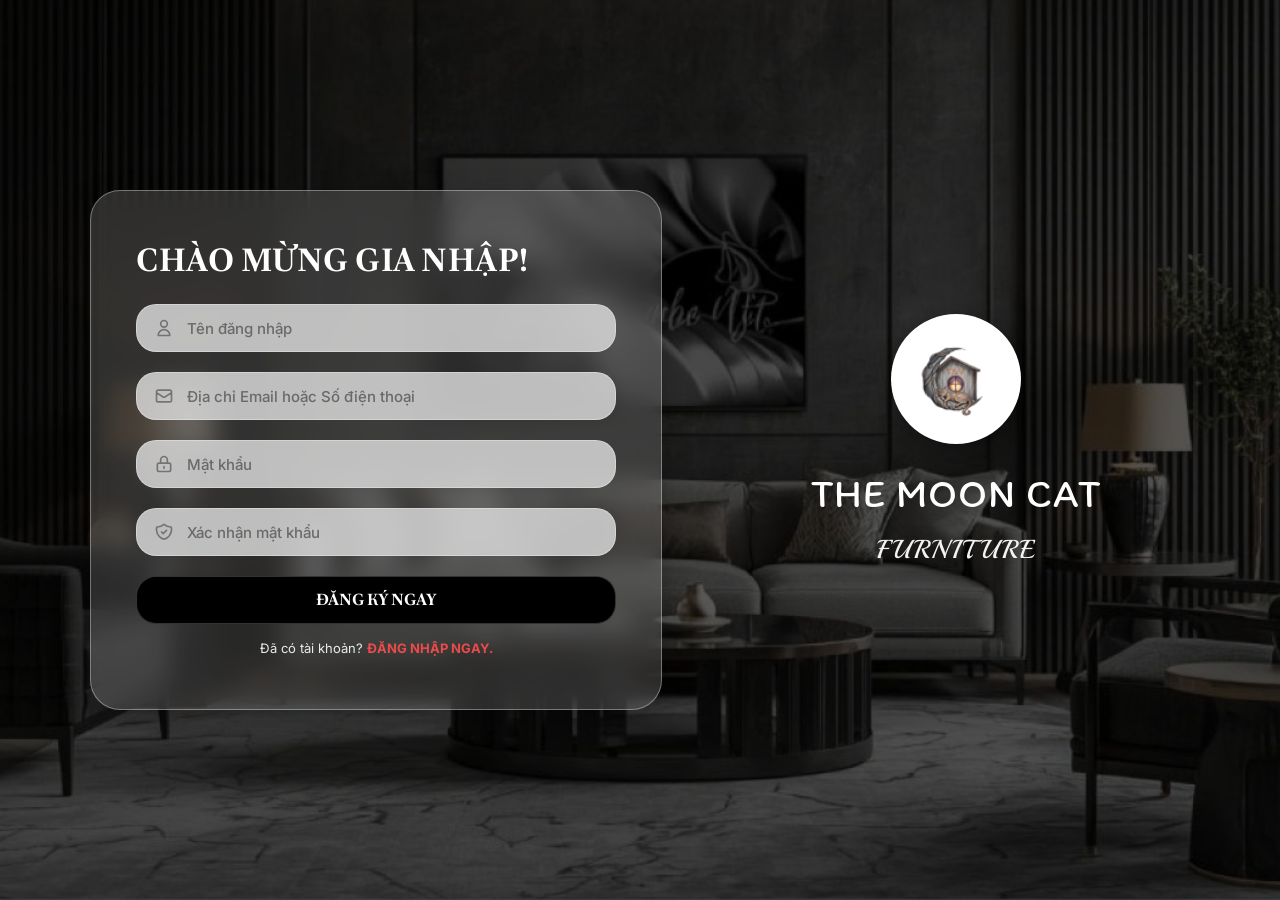
<file: sign-up.html>
<!DOCTYPE html>
<html lang="en">

<head>
    <meta charset="UTF-8">
    <meta name="viewport" content="width=device-width, initial-scale=1.0">
    <title>Đăng Ký - The Moon Cat Furniture</title>
    <link href="https://fonts.googleapis.com/css?family=Inter|Roboto&display=swap" rel="stylesheet">

    <link href="css/bootstrap.min.css" rel="stylesheet">
    <link rel="stylesheet" href="css/style.css">
    <link rel="stylesheet" href="css/desktop.css" media="screen and (min-width: 601px)">
    <link rel="stylesheet" href="css/mobile.css" media="screen and (max-width: 600px)">
</head>

<body>

    <!-- Auth Wrapper with Living Room Background -->
    <div class="auth-page" style="background-image: url('images/image-34.png');">
        <div class="auth-container">

            <!-- Left Box: Form đăng ký -->
            <section class="auth-glass-box">
                <h2>CHÀO MỪNG GIA NHẬP!</h2>

                <form class="auth-form" id="register-form">
                    <!-- Ô nhập Username -->
                    <div class="auth-input-wrap">
                        <svg xmlns="http://www.w3.org/2000/svg" fill="none" viewBox="0 0 24 24" stroke="#555555"
                            stroke-width="2" class="input-icon">
                            <path stroke-linecap="round" stroke-linejoin="round"
                                d="M16 7a4 4 0 11-8 0 4 4 0 018 0zM12 14a7 7 0 00-7 7h14a7 7 0 00-7-7z" />
                        </svg>
                        <input type="text" id="register-user" placeholder="Tên đăng nhập" required
                            autocomplete="username">
                    </div>

                    <!-- Ô nhập email hoặc số điện thoại -->
                    <div class="auth-input-wrap">
                        <svg xmlns="http://www.w3.org/2000/svg" fill="none" viewBox="0 0 24 24" stroke="#555555"
                            stroke-width="2" class="input-icon">
                            <path stroke-linecap="round" stroke-linejoin="round"
                                d="M3 8l7.89 5.26a2 2 0 002.22 0L21 8M5 19h14a2 2 0 002-2V7a2 2 0 00-2-2H5a2 2 0 00-2 2v10a2 2 0 002 2z" />
                        </svg>
                        <input type="text" id="register-contact" placeholder="Địa chỉ Email hoặc Số điện thoại"
                            required>
                    </div>

                    <!-- Ô nhập password -->
                    <div class="auth-input-wrap">
                        <svg xmlns="http://www.w3.org/2000/svg" fill="none" viewBox="0 0 24 24" stroke="#555555"
                            stroke-width="2" class="input-icon">
                            <path stroke-linecap="round" stroke-linejoin="round"
                                d="M12 15v2m-6 4h12a2 2 0 002-2v-6a2 2 0 00-2-2H6a2 2 0 00-2 2v6a2 2 0 002 2zm10-10V7a4 4 0 00-8 0v4h8z" />
                        </svg>
                        <input type="password" id="register-pass" placeholder="Mật khẩu" required
                            autocomplete="new-password">
                    </div>

                    <!-- Ô nhập lại password -->
                    <div class="auth-input-wrap">
                        <svg xmlns="http://www.w3.org/2000/svg" fill="none" viewBox="0 0 24 24" stroke="#555555"
                            stroke-width="2" class="input-icon">
                            <path stroke-linecap="round" stroke-linejoin="round"
                                d="M9 12l2 2 4-4m5.618-4.016A11.955 11.955 0 0112 2.944a11.955 11.955 0 01-8.618 3.04A12.02 12.02 0 003 9c0 5.591 3.824 10.29 9 11.622 5.176-1.332 9-6.03 9-11.622 0-1.042-.133-2.052-.382-3.016z" />
                        </svg>
                        <input type="password" id="register-confirm" placeholder="Xác nhận mật khẩu" required
                            autocomplete="new-password">
                    </div>

                    <!-- Thông báo lỗi -->
                    <div id="register-error"
                        style="color: #ff4d4d; font-size: 13px; font-weight: 600; display: none; text-align: center;">
                    </div>

                    <!-- Nút Đăng ký ngay -->
                    <button type="submit" class="auth-btn">ĐĂNG KÝ NGAY</button>
                </form>

                <div class="auth-footer-text">
                    Đã có tài khoản? <a href="sign-in.html">ĐĂNG NHẬP NGAY.</a>
                </div>
            </section>

            <!-- Right Column: Tên thương hiệu -->
            <section class="auth-brand-section">
                <div class="auth-logo-circle">
                    <img src="images/logo-84.png" alt="Logo">
                </div>
                <h1>THE MOON CAT</h1>
                <p>FURNITURE</p>
            </section>

        </div>
    </div>

    <!-- Liên kết javascript -->
    <script src="js/bootstrap.bundle.min.js"></script>
    <script src="js/script.js"></script>
    <script src="js/sign-up.js"></script>
</body>

</html>
</file>
<file: css/style.css>
@import url('https://fonts.googleapis.com/css2?family=ABeeZee&family=Actor&family=Alexandria&family=Baloo+2:wght@400;700&family=Baloo+Bhai+2&family=Barlow&family=Bitter:wght@400;700&family=Inder&family=Inria+Serif:wght@400;700&family=Inter:wght@300;400;600;700&family=Itim&family=Lexend+Deca&family=Playball&family=Poltawski+Nowy:wght@400;500;700&family=Roboto:wght@300;400;700&family=Dancing+Script:wght@400;700&display=swap');

/* Tạo biến toàn cục */
:root { 
  --font-family-baloo-2: 'Baloo 2', sans-serif;
  --font-family-inter: 'Inter', sans-serif;
  --font-family-itim: 'Itim', sans-serif;
  --font-family-lexend-deca: 'Lexend Deca', sans-serif;
  --font-family-cherry-bomb: 'Cherry Bomb', 'Itim', cursive;
  --font-family-bitter: 'Bitter', sans-serif;
  --font-family-abeezee: 'ABeeZee', sans-serif;
  --font-family-alexandria: 'Alexandria', sans-serif;
  --font-family-baloo-bhai-2: 'Baloo Bhai 2', sans-serif;
  --font-family-barlow: 'Barlow', sans-serif;
  --font-family-actor: 'Actor', sans-serif;
  --font-family-roboto: 'Roboto', sans-serif;
  --font-family-inria-serif: 'Inria Serif', sans-serif;
  --font-family-playball: 'Playball', 'Dancing Script', 'Itim', cursive;
  --font-family-poltawski-nowy: 'Poltawski Nowy', 'Inria Serif', serif;
  --font-family-inder: 'Inder', sans-serif;
  --font-family-mv-boli: 'MV Boli', 'Itim', cursive;

    /* Bảng màu nền */
  --bg-main: #c3c3c3;        /* Nền chính của toàn trang */
  --bg-white: #f2f2f2;       /* Nền các khối nội dung, thẻ card */
  --bg-header: #454444;      /* Nền thanh đầu trang */
  --bg-nav: #a5a5a5;         /* Nền thanh menu*/
  --bg-footer: #4b4b4b;      /* Nền chân trang */

  /* Màu chữ */
  --color-white: rgba(255, 255, 255, 1); /* Chữ màu trắng */
  --color-black: rgba(0, 0, 0, 1);       /* Chữ màu đen */
  --color-accent: #353f5a;   /* Màu chữ khi nhấn */
  --color-text: #333333;     /* Màu chữ mặc định */

  /* Độ bo góc */
  --radius-lg: 30px;         /* Bo góc lớn cho các khối bọc ngoài hoặc banner */
  --radius-md: 20px;         /* Bo góc vừa cho các mục sản phẩm */
  --radius-sm: 10px;         /* Bo góc nhỏ cho nút bấm (Button) */

  /* Hiệu ứng đổ bóng */
  --shadow-sm: 0 4px 6px -1px rgba(0, 0, 0, 0.1), 0 2px 4px -1px rgba(0, 0, 0, 0.06);    /* Đổ bóng nhẹ */
  --shadow-md: 0 10px 15px -3px rgba(0, 0, 0, 0.1), 0 4px 6px -2px rgba(0, 0, 0, 0.05);  /* Đổ bóng rõ hơn */
}

/* Cấu hình bố cục toàn cục */
* {
  margin: 0;
  padding: 0;
  box-sizing: border-box;
}

body {
  width: 100%;
  min-height: 100vh;
  overflow-x: hidden;
  font-family: var(--font-family-inter);
  background-color: var(--bg-main);
  color: var(--text-color);
  line-height: 1.5;
}

.container {
  max-width: 1440px;
  margin: 0 auto;
  padding-left: 24px;
  padding-right: 24px;
}

a {
  text-decoration: none;
  color: inherit;
  transition: all 0.3s ease;
}

img {
  max-width: 100%;
  height: auto;
  display: block;
}

button, input, textarea {
  font-family: inherit;
  border: none;
  outline: none;
}
</file>
<file: css/desktop.css>
/* ÁP DỤNG CHO MÀN HÌNH MÁY TÍNH (TỪ 601PX TRỞ LÊN) */
    /* Thanh địa chỉ trên cùng */
.top-bar {
    background-color: #000000;
    color: #ffffff;
    padding: 8px 0;
    font-size: 14px;
    font-family: var(--font-family-lexend-deca);
}

.top-bar .container {
    display: flex;
    justify-content: center;
    align-items: center;
    gap: 10px;
}

.top-bar img {
    width: 16px;
    height: auto;
}

    /* Header */
.header {
    background-color: var(--bg-header);
    color: #ffffff;
    padding: 15px 0;
    box-shadow: inset 0px 4px 4px rgba(0, 0, 0, 0.5);
}

.header-wrap {
    display: flex;
    justify-content: space-between;
    align-items: center;
    gap: 20px;
}

.logo {
    display: flex;
    align-items: center;
    gap: 15px;
}

.logo img {
    height: 50px;
    width: auto;
}

.logo-text {
    display: flex;
    flex-direction: column;
}

.brand-name {
    font-family: var(--font-family-bitter);
    font-weight: 700;
    font-size: 24px;
    letter-spacing: 1px;
}

.brand-sub {
    display: block;
    text-align: center;
    font-family: var(--font-family-cherry-bomb);
    font-size: 14px;
    opacity: 0.8;
    margin-top: -4px;
}

    /* Thanh tìm kiếm */
.search-bar {
    display: flex;
    align-items: center;
    background-color: #ffffff;
    border-radius: 8px;
    padding: 2px 5px 2px 15px;
    width: 100%;
    max-width: 450px;
    height: 45px;
}

.search-bar input {
    flex-grow: 1;
    font-size: 16px;
    color: #333333;
}

.search-bar button {
    background-color: #4b4b4b;
    width: 35px;
    height: 35px;
    border-radius: 4px;
    display: flex;
    justify-content: center;
    align-items: center;
    cursor: pointer;
    transition: background-color 0.2s;
}

.search-bar button:hover {
    background-color: #333333;
}

.search-bar button img {
    width: 18px;
}

    /* Khối chức năng (Tài khoản & Giỏ hàng) */
.header-actions {
    display: flex;
    align-items: center;
    gap: 30px;
}

.action-item {
    display: flex;
    align-items: center;
    gap: 12px;
}

.action-item img {
    width: 36px;
    height: auto;
}

.action-text {
    display: flex;
    flex-direction: column;
}

.action-text .sub-text {
    font-family: var(--font-family-alexandria);
    font-size: 11px;
    opacity: 0.8;
}

.action-text .main-text {
    font-family: var(--font-family-alexandria);
    font-weight: 600;
    font-size: 13px;
}

.cart-icon-wrap {
    position: relative;
}

.cart-icon-wrap img {
    width: 32px;
}

    /* Menu */
.menu-toggle {
    display: none !important;
}
.navbar-collapse {
    display: flex !important;
    justify-content: center !important; 
    width: 100%;
}

.nav-bar {
    background-color: var(--bg-nav);
    box-shadow: 0px 4px 4px rgba(0, 0, 0, 0.25);
    border-bottom: 1px solid rgba(0, 0, 0, 0.1);
}

.nav-wrap {
    display: flex;
    justify-content: center; 
    align-items: center;
    padding: 0 !important;
}

.nav-links {
    display: flex !important; 
    flex-direction: row;     
    gap: 60px;                
    list-style: none;
    margin: 0;
    padding: 0;
}

.nav-links li {
    display: flex;
    align-items: center; 
}

.nav-links li a {
    font-family: var(--font-family-roboto);
    font-weight: 700;
    font-size: 18px;
    color: #000000;
    display: flex;
    justify-content: center;
    align-items: center;
    gap: 6px;
    padding: 0;
    text-decoration: none;
}

.nav-links li a:hover, .nav-links li a.active {
    color: var(--color-accent);
}

.arrow-icon {
    width: 10px;
    height: auto;
    transition: transform 0.3s;
}
    /* Menu con */
.dropdown-menu {
    position: absolute;
    top: 100%;
    left: 0;
    background-color: #ffffff;
    box-shadow: 0px 8px 16px rgba(0, 0, 0, 0.15);
    list-style: none;
    min-width: 200px;
    padding: 10px 0;
    margin: 0;
    display: block;
    opacity: 0;
    visibility: hidden;
    transition: all 0.2s ease-in-out;
    z-index: 999;
}

.dropdown-menu li {
    width: 100%;
    border-bottom: none;
}

.dropdown-menu li a {
    font-size: 14px;
    font-weight: 600;
    color: #444444;
    padding: 10px 20px;
    display: block;
    justify-content: flex-start;
}

.dropdown-menu li a:hover {
    background-color: #f5f5f5;
    color: var(--color-accent);
}

.has-dropdown {
    position: relative; 
}

.has-dropdown:hover .dropdown-menu {
    opacity: 1;
    visibility: visible;
    margin-top: 5px;
}

.has-dropdown:hover .arrow-icon {
    transform: rotate(180deg);
}

    /* Dịch vụ */
.services-bar {
  background-color: #ffffff;
  padding: 30px 20px;
  border-radius: var(--radius-md);
  margin-top: 30px;
  margin-bottom: 30px;
  box-shadow: var(--shadow-sm);
}

.services-wrap {
  display: grid;
  grid-template-columns: repeat(4, 1fr);
  gap: 20px;
  text-align: center;
}

.service-item {
  display: flex;
  flex-direction: column;
  align-items: center;
  gap: 15px;
  padding: 10px;
}

.service-item img {
  height: 60px;
  width: auto;
}

.service-item span {
  font-family: var(--font-family-actor);
  font-size: 16px;
  font-weight: 600;
  color: #000000;
}

    /* Footer */
.footer {
  background-color: var(--bg-footer);
  color: #ffffff;
  padding: 40px 0 20px;
  margin-top: auto;
}

.footer-top {
  display: flex;
  justify-content: space-between;
  align-items: center;
  gap: 40px;
  padding-bottom: 30px;
  border-bottom: 1px solid rgba(255, 255, 255, 0.1);
}

.newsletter-info {
  display: flex;
  align-items: center;
  gap: 20px;
  max-width: 60%;
}

.newsletter-info img {
  width: 50px;
  height: auto;
}

.newsletter-text h3 {
  font-family: var(--font-family-baloo-bhai-2);
  font-size: 24px;
  font-weight: normal;
}

.newsletter-text p {
  font-family: var(--font-family-baloo-bhai-2);
  font-size: 14px;
  opacity: 0.8;
}

.newsletter-form {
  display: flex;
  background-color: #ffffff;
  border-radius: 6px;
  padding: 4px;
  width: 100%;
  max-width: 400px;
  height: 48px;
}

.newsletter-form input {
  flex-grow: 1;
  padding-left: 15px;
  font-size: 14px;
  color: #000000;
  border-radius: 4px;
}

.newsletter-form button {
  background-color: var(--color-accent);
  color: #ffffff;
  padding: 0 20px;
  font-family: var(--font-family-baloo-bhai-2);
  font-size: 14px;
  font-weight: 600;
  border-radius: 4px;
  cursor: pointer;
  transition: background-color 0.2s;
}

.newsletter-form button:hover {
  background-color: #262e42;
}

.footer-bottom {
  text-align: center;
  padding-top: 20px;
}

.footer-bottom p {
  font-family: var(--font-family-barlow);
  font-size: 12px;
  opacity: 0.7;
}
  /* Banner */
.carousel-item img {
    height: 550px !important;
    object-fit: cover !important;
}

.carousel-caption {
    background: rgba(0, 0, 0, 0.4);
    padding: 20px;
    border-radius: 10px;
}

.hero-banner {
  position: relative;
  width: 100%;
  height: 480px;
  border-radius: 0;
  overflow: hidden;
  margin-bottom: 30px;
}

.hero-img {
  width: 100%;
  height: 100%;
  object-fit: cover;
}

.hero-overlay {
  position: absolute;
  top: 0;
  left: 0;
  width: 100%;
  height: 100%;
  background: rgba(0, 0, 0, 0.4);
  display: flex;
  align-items: center;
  padding: 40px;
}

.hero-content {
  max-width: 600px;
  color: #ffffff;
}

.hero-content h1 {
  font-family: var(--font-family-mv-boli);
  font-size: 38px;
  font-weight: normal;
  letter-spacing: 1px;
  margin-bottom: 10px;
  text-shadow: 2px 2px 4px rgba(0,0,0,0.6);
}

.hero-content p {
  font-family: var(--font-family-mv-boli);
  font-size: 24px;
  margin-bottom: 30px;
  text-shadow: 1px 1px 3px rgba(0,0,0,0.6);
}

.buy-btn {
  display: inline-block;
  background-color: var(--color-accent);
  color: #ffffff;
  font-family: var(--font-family-itim);
  font-size: 20px;
  padding: 10px 40px;
  border: 1px solid #ffffff;
  border-radius: 8px;
  cursor: pointer;
}

.buy-btn:hover {
  background-color: #262e42;
}

/* Slider buttons */
.slide-prev, .slide-next {
  position: absolute;
  top: 50%;
  transform: translateY(-50%);
  width: 50px;
  height: 50px;
  background: rgba(0, 0, 0, 0.5);
  border-radius: 50%;
  display: flex;
  justify-content: center;
  align-items: center;
  cursor: pointer;
  transition: background 0.3s;
}

.slide-prev:hover, .slide-next:hover {
  background: rgba(0, 0, 0, 0.8);
}

.slide-prev { left: 20px; }
.slide-next { right: 20px; }

.slide-prev img, .slide-next img {
  width: 24px;
}

  /* Mục voucher */
.vouchers-section {
  background-color: #ffffff;
  border-radius: var(--radius-md);
  padding: 30px;
  margin-bottom: 30px;
  box-shadow: var(--shadow-sm);
}

.section-title {
  font-family: var(--font-family-baloo-2);
  font-size: 24px;
  font-weight: 700;
  color: #000000;
  margin-bottom: 20px;
}

.vouchers-grid {
  display: grid;
  grid-template-columns: repeat(4, 1fr);
  gap: 20px;
}

.voucher-card {
  background: #ffffff;
  border: 1px solid #e0e0e0;
  border-radius: 10px;
  padding: 20px;
  display: flex;
  flex-direction: column;
  align-items: center;
  text-align: center;
  box-shadow: 0 4px 6px rgba(0,0,0,0.05);
  position: relative;
  transition: transform 0.2s, box-shadow 0.2s;
}

.voucher-card:hover {
  transform: translateY(-5px);
  box-shadow: var(--shadow-md);
}

.voucher-icon-wrap {
  width: 60px;
  height: 60px;
  margin-bottom: 15px;
  display: flex;
  justify-content: center;
  align-items: center;
}

.voucher-icon-wrap img {
  max-height: 100%;
}

.voucher-title {
  font-family: var(--font-family-baloo-2);
  font-weight: 700;
  font-size: 16px;
  color: #000000;
  margin-bottom: 5px;
}

.voucher-desc {
  font-family: var(--font-family-baloo-2);
  font-size: 13px;
  color: #666;
  margin-bottom: 20px;
}

.voucher-btn {
  background-color: var(--color-accent);
  color: #ffffff;
  font-family: var(--font-family-baloo-2);
  font-size: 14px;
  padding: 6px 20px;
  border-radius: 6px;
  cursor: pointer;
  margin-top: auto;
}

.voucher-btn:hover {
  background-color: #262e42;
}

.voucher-info-icon {
  position: absolute;
  top: 10px;
  right: 10px;
  width: 18px;
  cursor: pointer;
}

  /* Sản phẩm hot */
.hot-products-section {
  background-color: #ffffff;
  border-radius: var(--radius-md);
  padding: 30px;
  margin-bottom: 30px;
  box-shadow: var(--shadow-sm);
}

.hot-products-header {
  display: flex;
  justify-content: space-between;
  align-items: center;
  flex-wrap: wrap;
  gap: 15px;
  margin-bottom: 25px;
}

.hot-title-wrap {
  display: flex;
  align-items: center;
  gap: 20px;
  flex-wrap: wrap;
}

.hot-title-wrap h2 {
  font-family: var(--font-family-baloo-2);
  font-size: 24px;
  font-weight: 700;
  color: #ffffff;
  background-color: #4b4b4b;
  padding: 6px 20px;
  border-radius: 6px;
}

  /* Đếm giờ */
.countdown-timer {
  display: flex;
  gap: 10px;
}

.countdown-box {
  background-color: #ffffff;
  border: 1px solid var(--text-rgb-195-195-195);
  border-radius: 4px;
  width: 50px;
  height: 50px;
  display: flex;
  flex-direction: column;
  justify-content: center;
  align-items: center;
}

.countdown-box .num {
  font-family: var(--font-family-inter);
  font-weight: 700;
  font-size: 18px;
  color: #000000;
}

.countdown-box .label {
  font-family: var(--font-family-inter);
  font-size: 9px;
  color: #666;
}

.hot-nav-arrows {
  display: flex;
  gap: 10px;
}

.hot-nav-arrows img {
  width: 32px;
  cursor: pointer;
  opacity: 0.8;
}

.hot-nav-arrows img:hover {
  opacity: 1;
}

.hot-carousel {
  display: grid;
  grid-template-columns: repeat(5, 1fr);
  gap: 15px;
  margin-bottom: 20px;
}

.hot-card {
  border-radius: var(--radius-sm);
  overflow: hidden;
  box-shadow: 0 4px 6px rgba(0,0,0,0.1);
  transition: transform 0.3s;
}

.hot-card:hover {
  transform: scale(1.03);
}

.hot-card img {
  width: 100%;
  height: 400px;
  object-fit: cover;
}

.xem-tat-ca-btn {
  display: block;
  width: fit-content;
  margin: 15px auto 0;
  background-color: #ffffff;
  border: 1px solid #000000;
  color: #000000;
  padding: 8px 30px;
  border-radius: 6px;
  font-family: var(--font-family-inter);
  font-size: 14px;
  font-weight: 600;
  text-align: center;
}

.xem-tat-ca-btn:hover {
  background-color: #f2f2f2;
}

  /* Room */
.rooms-section {
  background-color: #ffffff;
  border-radius: var(--radius-md);
  padding: 30px;
  margin-bottom: 30px;
  box-shadow: var(--shadow-sm);
}

.rooms-grid {
  display: grid;
  grid-template-columns: repeat(5, 1fr);
  gap: 15px;
}

.room-card {
  position: relative;
  border-radius: var(--radius-sm);
  overflow: hidden;
  height: 380px;
}

.room-card img {
  width: 100%;
  height: 100%;
  object-fit: cover;
  transition: transform 0.5s;
}

.room-card:hover img {
  transform: scale(1.1);
}

.room-card .room-overlay {
  position: absolute;
  top: 0;
  left: 0;
  width: 100%;
  height: 100%;
  background: linear-gradient(to top, rgba(0,0,0,0.7) 0%, rgba(0,0,0,0.2) 60%, rgba(0,0,0,0) 100%);
  display: flex;
  justify-content: center;
  align-items: flex-end;
  padding-bottom: 25px;
}

.room-card span {
  font-family: var(--font-family-baloo-bhai-2);
  font-weight: 600;
  font-size: 18px;
  color: #ffffff;
  border-bottom: 1px solid #ffffff;
  padding-bottom: 2px;
}


/* ==========================================================================
   ABOUT US PAGE STYLES
   ========================================================================== */

.about-banner {
  background-color: #242424;
  color: #ffffff;
  text-align: center;
  padding: 40px 20px;
  margin-bottom: 30px;
  box-shadow: var(--shadow-sm);
}

.about-banner h1 {
  font-family: var(--font-family-inria-serif);
  font-size: 40px;
  font-weight: 700;
  margin-bottom: 5px;
}

.about-banner p {
  font-family: var(--font-family-playball);
  font-size: 24px;
  opacity: 0.9;
}

/* Common Section Wrapper for pages */
.white-section {
  background-color: #ffffff;
  border-radius: var(--radius-lg);
  padding: 40px;
  margin-bottom: 30px;
  box-shadow: var(--shadow-sm);
}

.section-line-title {
  font-family: var(--font-family-poltawski-nowy);
  font-weight: 500;
  font-size: 28px;
  margin-bottom: 10px;
  color: #000000;
}

.underline-bar {
  height: 5px;
  width: 150px;
  background-color: #242424;
  margin-bottom: 30px;
}

/* Brand Story block */
.story-block {
  display: grid;
  grid-template-columns: 1.2fr 0.8fr;
  gap: 40px;
  align-items: center;
}

.story-text {
  font-family: var(--font-family-poltawski-nowy);
  font-size: 16px;
  line-height: 1.7;
  color: #333333;
  text-align: justify;
}

.story-img img {
  border-radius: 20px;
  box-shadow: var(--shadow-md);
  width: 100%;
}

/* Quote highlight */
.highlight-quote {
  background: rgba(242, 242, 242, 0.95);
  border: 2px solid #242424;
  padding: 25px 40px;
  margin: 30px 0;
  text-align: center;
  border-radius: var(--radius-sm);
}

.highlight-quote p {
  font-family: var(--font-family-playball);
  font-size: 24px;
  color: #000000;
  line-height: 1.4;
}

/* Core Values block */
.values-grid {
  display: grid;
  grid-template-columns: repeat(3, 1fr);
  gap: 25px;
}

.value-card {
  background-color: #f2f2f2;
  border-radius: 15px;
  padding: 30px 20px;
  text-align: justify;
  box-shadow: var(--shadow-sm);
}

.value-card h3 {
  font-family: var(--font-family-poltawski-nowy);
  font-weight: 700;
  font-size: 18px;
  margin-bottom: 15px;
  text-align: center;
}

.value-card p {
  font-family: var(--font-family-poltawski-nowy);
  font-size: 14px;
  line-height: 1.6;
}

/* Inspiring Spaces rows */
.spaces-description {
  font-family: var(--font-family-poltawski-nowy);
  font-size: 16px;
  margin-bottom: 30px;
}

.space-row {
  display: grid;
  grid-template-columns: 1fr 1fr;
  gap: 40px;
  align-items: center;
  margin-bottom: 40px;
}

.space-row:last-child {
  margin-bottom: 0;
}

.space-row.reverse {
  direction: rtl;
}

.space-row.reverse .space-desc-card {
  direction: ltr;
}

.space-desc-card {
  background-color: #f2f2f2;
  border-radius: 15px;
  padding: 30px;
  height: 100%;
  display: flex;
  flex-direction: column;
  justify-content: center;
}

.space-desc-card h3 {
  font-family: var(--font-family-poltawski-nowy);
  font-weight: 700;
  font-size: 20px;
  margin-bottom: 15px;
}

.space-desc-card p {
  font-family: var(--font-family-poltawski-nowy);
  font-size: 14px;
  line-height: 1.6;
}

.space-img img {
  border-radius: 20px;
  width: 100%;
  height: 250px;
  object-fit: cover;
  box-shadow: var(--shadow-sm);
}


/* ==========================================================================
   ACCOUNT PAGE STYLES
   ========================================================================== */

.account-header {
  display: flex;
  flex-direction: column;
  align-items: center;
  margin: 30px 0;
}

.avatar-circle {
  width: 120px;
  height: 120px;
  border-radius: 50%;
  background-color: #ffffff;
  border: 1px solid #757575;
  display: flex;
  justify-content: center;
  align-items: center;
  margin-bottom: 15px;
  overflow: hidden;
  box-shadow: var(--shadow-sm);
}

.avatar-circle img {
  width: 80px;
  height: 80px;
}

.account-username {
  font-family: var(--font-family-poltawski-nowy);
  font-weight: 700;
  font-size: 24px;
  color: #000000;
}

.dashboard-layout {
  display: grid;
  grid-template-columns: 1fr 1fr;
  gap: 30px;
  align-items: start;
}

.dashboard-card {
  background-color: #ffffff;
  border-radius: var(--radius-lg);
  padding: 35px;
  margin-bottom: 30px;
  box-shadow: var(--shadow-sm);
}

.dashboard-card-title {
  font-family: var(--font-family-poltawski-nowy);
  font-weight: 700;
  font-size: 20px;
  color: #000000;
  margin-bottom: 10px;
}

/* Forms in account details */
.account-form-group {
  margin-top: 25px;
}

.account-field {
  display: flex;
  flex-direction: column;
  margin-bottom: 20px;
}

.account-field label {
  font-family: var(--font-family-poltawski-nowy);
  font-size: 16px;
  margin-bottom: 8px;
  color: #000000;
  font-weight: 500;
}

.input-with-icon {
  position: relative;
  display: flex;
  align-items: center;
}

.input-with-icon input {
  width: 100%;
  height: 48px;
  border: 1px solid #4b4b4b;
  border-radius: 15px;
  padding: 0 50px;
  font-size: 16px;
  color: #000;
}

.input-with-icon .field-icon {
  position: absolute;
  left: 15px;
  width: 22px;
}

.input-with-icon .edit-icon {
  position: absolute;
  right: 15px;
  width: 22px;
  cursor: pointer;
}

/* Membership widget */
.rank-widget {
  display: grid;
  grid-template-columns: 1fr 1fr;
  gap: 20px;
  margin-top: 20px;
}

.rank-box, .spend-box {
  background-color: #ffffff;
  border: 1px solid #4b4b4b;
  border-radius: 15px;
  padding: 20px;
  text-align: center;
  display: flex;
  flex-direction: column;
  justify-content: center;
  align-items: center;
}

.rank-box img {
  width: 50px;
  height: auto;
  margin-bottom: 10px;
}

.rank-box span.title, .spend-box span.title {
  font-family: var(--font-family-poltawski-nowy);
  font-size: 14px;
  color: #666;
}

.rank-box span.value {
  font-family: var(--font-family-poltawski-nowy);
  font-weight: 700;
  font-size: 20px;
  color: #000;
  margin-top: 5px;
}

.spend-box span.value {
  font-family: var(--font-family-poltawski-nowy);
  font-weight: 600;
  font-size: 18px;
  color: #000;
  margin-top: 10px;
}

/* Recent Orders Table */
.view-all-orders {
  font-family: var(--font-family-poltawski-nowy);
  font-size: 13px;
  color: var(--color-accent);
  font-weight: 600;
  float: right;
  margin-top: 5px;
}

.orders-table {
  width: 100%;
  border-collapse: separate;
  border-spacing: 0 12px;
  margin-top: 20px;
}

.orders-table th {
  font-family: var(--font-family-poltawski-nowy);
  font-weight: 600;
  font-size: 14px;
  color: #666;
  text-align: center;
  padding: 0 10px;
}

.orders-table td {
  background-color: #ffffff;
  border-top: 1px solid #4b4b4b;
  border-bottom: 1px solid #4b4b4b;
  padding: 15px 10px;
  font-family: var(--font-family-poltawski-nowy);
  font-size: 13px;
  text-align: center;
  color: #000000;
}

.orders-table td:first-child {
  border-left: 1px solid #4b4b4b;
  border-radius: 15px 0 0 15px;
}

.orders-table td:last-child {
  border-right: 1px solid #4b4b4b;
  border-radius: 0 15px 15px 0;
}

.orders-table td a.details-link {
  color: var(--text-rgb-19-74-241);
  font-weight: 600;
}

/* Account Settings menu */
.settings-menu {
  list-style: none;
  margin-top: 20px;
}

.settings-menu li {
  margin-bottom: 15px;
}

.settings-link {
  display: flex;
  justify-content: space-between;
  align-items: center;
  background-color: #ffffff;
  border: 1px solid #4b4b4b;
  border-radius: 15px;
  padding: 15px 25px;
  font-family: var(--font-family-poltawski-nowy);
  font-size: 15px;
  font-weight: 600;
}

.settings-link:hover {
  background-color: #f9f9f9;
}

.settings-link-left {
  display: flex;
  align-items: center;
  gap: 15px;
}

.settings-link-left img {
  width: 24px;
}

.settings-link .arrow {
  width: 16px;
}


/* ==========================================================================
   PRODUCT PAGES (LAMP & LIVING ROOM) STYLES
   ========================================================================== */

.category-banner {
  position: relative;
  height: 250px;
  margin-bottom: 35px;
  overflow: hidden;
  border-radius: var(--radius-sm);
  box-shadow: var(--shadow-sm);
}

.category-banner img {
  width: 100%;
  height: 100%;
  object-fit: cover;
}

.category-banner-overlay {
  position: absolute;
  top: 0;
  left: 0;
  padding-bottom: 60px;
  width: 100%;
  height: 100%;
  background: rgba(0,0,0,0.45);
  display: flex;
  flex-direction: column;
  justify-content: center;
  align-items: center;

  color: #ffffff;
}
.TAG{
  position:absolute;
  bottom: 0;
  left:0;
  padding-bottom: 15px;
  padding-left: 20px;
}
.category-banner-overlay h1 {
  font-family: var(--font-family-inria-serif);
  font-size: 23px;
  font-weight: 700;
  text-shadow: 2px 2px 4px rgba(0,0,0,0.5);
  margin-bottom: 5px;
  padding:10px;
}

.category-banner-overlay p {
  font-family: var(--font-family-playball);
  font-size: 24px;
  opacity: 0.9;
  text-shadow: 1px 1px 3px rgba(0,0,0,0.5);
}

/* Product list container & Grid */
.products-wrapper {
  background-color: #ffffff;
  border-radius: var(--radius-lg);
  padding: 40px;
  margin-bottom: 30px;
  box-shadow: var(--shadow-sm);
}

.products-grid-3 {
  display: grid;
  grid-template-columns: repeat(3, 1fr);
  gap: 25px;
}

.products-grid-2 {
  display: grid;
  grid-template-columns: repeat(2, 1fr);
  gap: 30px;
}

/* Horizontal style product card (matching Figma screenshot layout) */
.product-card-horizontal {
  background-color: #f2f2f2;
  border-radius: var(--radius-md);
  padding: 20px;
  display: flex;
  gap: 20px;
  box-shadow: var(--shadow-sm);
  transition: transform 0.2s, box-shadow 0.2s;
  height: 100%;
  min-height: 220px;
}

.product-card-horizontal:hover {
  transform: translateY(-3px);
  box-shadow: var(--shadow-md);
}

.prod-img-wrap {
  width: 45%;
  flex-shrink: 0;
  border-radius: 15px;
  overflow: hidden;
  height: 100%;
  min-height: 180px;
}

.prod-img-wrap img {
  width: 100%;
  height: 100%;
  object-fit: cover;
}

.prod-info-wrap {
  display: flex;
  flex-direction: column;
  justify-content: space-between;
  flex-grow: 1;
}

.prod-info-wrap h3 {
  font-family: var(--font-family-inter);
  font-weight: 700;
  font-size: 16px;
  color: #000;
  margin-bottom: 5px;
  line-height: 1.3;
}

.prod-info-wrap p.desc {
  font-family: var(--font-family-inter);
  font-size: 13px;
  color: #555;
  line-height: 1.4;
  margin-bottom: 10px;
  /* limit to 3 lines */
  display: -webkit-box;
  -webkit-line-clamp: 3;
  -webkit-box-orient: vertical;
  overflow: hidden;
}

.prod-footer-row {
  display: flex;
  justify-content: space-between;
  align-items: center;
  margin-top: auto;
}

.prod-footer-row .price {
  font-family: var(--font-family-inter);
  font-weight: 600;
  font-size: 16px;
  color: var(--text-rgb-19-74-241);
}

.add-to-cart-circle {
  width: 36px;
  height: 36px;
  border-radius: 50%;
  background-color: #d9d9d9;
  display: flex;
  justify-content: center;
  align-items: center;
  cursor: pointer;
  font-size: 20px;
  font-weight: bold;
  color: #000;
  transition: background-color 0.2s;
}

.add-to-cart-circle:hover {
  background-color: #c5c5c5;
}

/* Pagination bar style */
.pagination-wrap {
  display: flex;
  justify-content: center;
  align-items: center;
  margin-top: 35px;
}

.pagination {
  background-color: #d9d9d9;
  border-radius: 8px;
  padding: 8px 30px;
  display: flex;
  gap: 15px;
}

.pagination span {
  font-family: var(--font-family-inder);
  font-size: 16px;
  color: #000000;
  cursor: pointer;
}

.pagination span:hover,
.pagination span.active {
  font-weight: bold;
  text-decoration: underline;
}


/* ==========================================================================
   SHOPPING CART PAGE STYLES
   ========================================================================== */

.cart-title-banner {
  background-color: #242424;
  color: #ffffff;
  padding: 25px 40px;
  display: flex;
  justify-content: space-between;
  align-items: center;
  margin-bottom: 30px;
}

.cart-title-left h1 {
  font-family: var(--font-family-poltawski-nowy);
  font-size: 26px;
  font-weight: 700;
}

.cart-title-left p {
  font-family: var(--font-family-playball);
  font-size: 18px;
  opacity: 0.9;
}

.cart-title-right {
  display: flex;
  align-items: center;
  gap: 15px;
}

.cart-title-right .avatar-placeholder {
  width: 45px;
  height: 45px;
  border-radius: 50%;
  background-color: #ffffff;
}

.cart-title-right span {
  font-family: var(--font-family-poltawski-nowy);
  font-size: 18px;
}

.cart-content-wrapper {
  background-color: #ffffff;
  border-radius: var(--radius-lg);
  padding: 35px;
  margin-bottom: 30px;
  box-shadow: var(--shadow-sm);
}

.cart-table {
  width: 100%;
  border-collapse: collapse;
}

.cart-table th {
  font-family: var(--font-family-poltawski-nowy);
  font-size: 16px;
  font-weight: 600;
  color: #000000;
  text-align: left;
  padding-bottom: 15px;
  border-bottom: 1px solid #b3b3b3;
}

.cart-table th.center, .cart-table td.center {
  text-align: center;
}

.cart-table td {
  padding: 20px 0;
  border-bottom: 1px solid #e0e0e0;
}

.cart-product-item {
  display: flex;
  gap: 20px;
  align-items: center;
}

.cart-product-item img {
  width: 90px;
  height: 90px;
  object-fit: cover;
  border-radius: 10px;
}

.cart-product-info h4 {
  font-family: var(--font-family-poltawski-nowy);
  font-weight: 700;
  font-size: 15px;
  margin-bottom: 5px;
}

.cart-product-info p {
  font-family: var(--font-family-poltawski-nowy);
  font-size: 12px;
  color: #666;
  max-width: 400px;
}

.cart-price {
  font-family: var(--font-family-poltawski-nowy);
  font-size: 16px;
  font-weight: 600;
  color: #000;
}

/* Quantity selector */
.quantity-selector {
  display: inline-flex;
  border: 1px solid #b3b3b3;
  border-radius: 5px;
  overflow: hidden;
}

.quantity-selector button {
  background-color: #ffffff;
  width: 32px;
  height: 32px;
  font-size: 18px;
  font-weight: bold;
  cursor: pointer;
}

.quantity-selector button:hover {
  background-color: #f2f2f2;
}

.quantity-selector input {
  width: 40px;
  height: 32px;
  text-align: center;
  font-size: 15px;
  font-weight: bold;
  border-left: 1px solid #b3b3b3;
  border-right: 1px solid #b3b3b3;
}

.cart-actions {
  display: flex;
  justify-content: center;
  align-items: center;
  gap: 15px;
}

.cart-actions img {
  width: 24px;
  cursor: pointer;
}

/* Order Summary Box */
.checkout-panel {
  background-color: #f2f2f2;
  border-radius: 10px;
  padding: 25px;
  display: flex;
  justify-content: space-between;
  align-items: center;
  margin-top: 30px;
  flex-wrap: wrap;
  gap: 20px;
}

.coupon-box {
  display: flex;
  gap: 10px;
  flex-grow: 1;
  max-width: 400px;
}

.coupon-box input {
  background-color: #ffffff;
  border: 1px solid rgba(0,0,0,0.5);
  border-radius: 5px;
  padding: 0 15px;
  height: 45px;
  flex-grow: 1;
  font-size: 14px;
}

.coupon-box button {
  background-color: rgba(36,36,36,0.73);
  color: #ffffff;
  border-radius: 5px;
  padding: 0 25px;
  cursor: pointer;
  font-family: var(--font-family-poltawski-nowy);
  font-weight: 600;
  font-size: 15px;
}

.coupon-box button:hover {
  background-color: rgba(36,36,36,0.9);
}

.checkout-right {
  display: flex;
  align-items: center;
  gap: 40px;
}

.cart-total-box {
  background-color: #ffffff;
  border: 1px solid rgba(0,0,0,0.5);
  border-radius: 5px;
  height: 45px;
  padding: 0 25px;
  display: flex;
  align-items: center;
  font-family: var(--font-family-poltawski-nowy);
  font-size: 16px;
  font-weight: 700;
}

.checkout-btn {
  background-color: #242424;
  color: #ffffff;
  height: 45px;
  padding: 0 35px;
  border-radius: 5px;
  font-family: var(--font-family-poltawski-nowy);
  font-weight: 700;
  font-size: 16px;
  cursor: pointer;
}

.checkout-btn:hover {
  background-color: #000000;
}


/* ==========================================================================
   CONTACT US PAGE STYLES
   ========================================================================== */

.contact-layout {
  display: grid;
  grid-template-columns: 1fr 1fr;
  gap: 30px;
}

.contact-info-card {
  background-color: #9e9e9e;
  border-radius: var(--radius-lg);
  padding: 40px;
  box-shadow: var(--shadow-sm);
  color: #000;
  display: flex;
  flex-direction: column;
  justify-content: space-between;
  gap: 30px;
}

.contact-info-card h2 {
  font-family: var(--font-family-poltawski-nowy);
  font-weight: 700;
  font-size: 24px;
  color: #000;
}

.contact-details-list {
  display: flex;
  flex-direction: column;
  gap: 25px;
}

.contact-detail-item {
  display: flex;
  align-items: center;
  gap: 20px;
}

.contact-detail-item img {
  width: 32px;
  flex-shrink: 0;
}

.contact-detail-item p {
  font-family: var(--font-family-poltawski-nowy);
  font-size: 15px;
  line-height: 1.5;
  font-weight: 500;
}

.contact-map-img {
  border-radius: 20px;
  overflow: hidden;
  box-shadow: var(--shadow-sm);
  width: 100%;
}

.contact-map-img img {
  width: 100%;
  height: 200px;
  object-fit: cover;
}

.contact-form-card {
  background-color: #9e9e9e;
  border-radius: var(--radius-lg);
  padding: 40px;
  box-shadow: var(--shadow-sm);
}

.contact-form-card h2 {
  font-family: var(--font-family-poltawski-nowy);
  font-weight: 700;
  font-size: 24px;
  color: #000;
  margin-bottom: 25px;
}

.contact-form-fields {
  display: flex;
  flex-direction: column;
  gap: 20px;
}

.contact-form-group {
  display: flex;
  flex-direction: column;
  gap: 8px;
}

.contact-form-group label {
  font-family: var(--font-family-poltawski-nowy);
  font-weight: 700;
  font-size: 14px;
  color: #000;
}

.contact-form-group input {
  background-color: #d9d9d9;
  border-radius: 8px;
  height: 48px;
  padding: 0 15px;
  font-size: 15px;
  color: #000;
}

.contact-form-group textarea {
  background-color: #d9d9d9;
  border-radius: 15px;
  padding: 15px;
  height: 120px;
  font-size: 15px;
  color: #000;
  resize: none;
}

.contact-submit-btn {
  background-color: #d9d9d9;
  border: 4px solid #4b4b4b;
  color: #000;
  border-radius: 15px;
  height: 48px;
  font-family: var(--font-family-poltawski-nowy);
  font-weight: 700;
  font-size: 16px;
  cursor: pointer;
  transition: all 0.2s;
  margin-top: 10px;
}

.contact-submit-btn:hover {
  background-color: #4b4b4b;
  color: #fff;
}


/* ==========================================================================
   RESPONSIVE DESIGN (BREAKPOINTS)
   ========================================================================== */

@media (max-width: 1200px) {
  .nav-links {
    gap: 30px;
  }
  .vouchers-grid {
    grid-template-columns: repeat(2, 1fr);
  }
  .hot-carousel {
    grid-template-columns: repeat(3, 1fr);
  }
  .hot-card:nth-child(n+4) {
    display: none;
  }
  .rooms-grid {
    grid-template-columns: repeat(3, 1fr);
  }
  .rooms-grid .room-card:nth-child(n+4) {
    display: none;
  }
  .products-grid-3 {
    grid-template-columns: repeat(2, 1fr);
  }
}

@media (max-width: 992px) {
  .header-wrap {
    flex-direction: column;
    align-items: stretch;
  }
  .search-bar {
    max-width: 100%;
  }
  .header-actions {
    justify-content: space-between;
  }
  .dashboard-layout,
  .story-block,
  .space-row,
  .contact-layout {
    grid-template-columns: 1fr;
    gap: 30px;
  }
  .space-row.reverse {
    direction: ltr;
  }
  .space-img img {
    height: 300px;
  }
  .products-grid-2 {
    grid-template-columns: 1fr;
  }
}

@media (max-width: 768px) {
  .nav-links {
    flex-wrap: wrap;
    gap: 15px 30px;
  }
  .services-wrap {
    grid-template-columns: repeat(2, 1fr);
  }
  .footer-top {
    flex-direction: column;
    align-items: stretch;
    text-align: center;
  }
  .newsletter-info {
    max-width: 100%;
    flex-direction: column;
  }
  .newsletter-form {
    max-width: 100%;
    margin: 0 auto;
  }
  .hero-banner {
    height: 350px;
  }
  .hero-content h1 {
    font-size: 24px;
  }
  .hero-content p {
    font-size: 16px;
  }
  .values-grid {
    grid-template-columns: 1fr;
  }
  .rank-widget {
    grid-template-columns: 1fr;
  }
  .checkout-panel {
    flex-direction: column;
    align-items: stretch;
  }
  .checkout-right {
    flex-direction: column;
    align-items: stretch;
  }
}

@media (max-width: 576px) {
  .services-wrap {
    grid-template-columns: 1fr;
  }
  .vouchers-grid {
    grid-template-columns: 1fr;
  }
  .hot-carousel {
    grid-template-columns: 1fr;
  }
  .hot-card:nth-child(n+3) {
    display: none;
  }
  .rooms-grid {
    grid-template-columns: 1fr;
  }
  .rooms-grid .room-card:nth-child(n+3) {
    display: none;
  }
  .products-grid-3 {
    grid-template-columns: 1fr;
  }
  .product-card-horizontal {
    flex-direction: column;
  }
  .prod-img-wrap {
    width: 100%;
  }
}

/* ==========================================================================
   AUTH PAGES (SIGN-IN & SIGN-UP) LAYOUT
   ========================================================================== */

.auth-page {
  width: 100%;
  min-height: 100vh;
  display: flex;
  justify-content: center;
  align-items: center;
  position: relative;
  background-size: cover;
  background-position: center;
  background-repeat: no-repeat;
  padding: 40px 20px;
}

.auth-page::before {
  content: '';
  position: absolute;
  top: 0;
  left: 0;
  width: 100%;
  height: 100%;
  background: rgba(0, 0, 0, 0.65);
  z-index: 1;
}

.auth-container {
  position: relative;
  z-index: 2;
  width: 100%;
  max-width: 1100px;
  display: grid;
  grid-template-columns: 1.1fr 0.9fr;
  gap: 60px;
  align-items: center;
}

.auth-glass-box {
  background: rgba(255, 255, 255, 0.15);
  backdrop-filter: blur(12px);
  -webkit-backdrop-filter: blur(12px);
  border: 1px solid rgba(255, 255, 255, 0.35);
  border-radius: var(--radius-lg);
  padding: 50px 45px;
  box-shadow: 0 10px 30px rgba(0, 0, 0, 0.3);
  color: #ffffff;
}

.auth-glass-box h2 {
  font-family: var(--font-family-poltawski-nowy);
  font-size: 32px;
  font-weight: 700;
  margin-bottom: 25px;
  color: #ffffff;
  letter-spacing: 0.5px;
}

.auth-form {
  display: flex;
  flex-direction: column;
  gap: 20px;
}

.auth-input-wrap {
  position: relative;
  display: flex;
  align-items: center;
}

.auth-input-wrap input {
  width: 100%;
  height: 48px;
  background-color: rgba(217, 217, 217, 0.85);
  border: 1px solid rgba(255, 255, 255, 0.3);
  border-radius: 20px;
  padding: 0 20px 0 50px;
  font-size: 15px;
  color: #000000;
  font-weight: 500;
}

.auth-input-wrap input::placeholder {
  color: #555555;
  opacity: 0.8;
}

.auth-input-wrap .input-icon {
  position: absolute;
  left: 18px;
  width: 20px;
  opacity: 0.7;
}

.auth-checkbox-wrap {
  display: flex;
  align-items: center;
  gap: 10px;
  font-size: 13px;
  font-family: var(--font-family-inter);
}

.auth-checkbox-wrap input[type="checkbox"] {
  width: 15px;
  height: 15px;
  cursor: pointer;
}

.auth-btn {
  background-color: #000000;
  color: #ffffff;
  height: 48px;
  border-radius: 20px;
  font-family: var(--font-family-poltawski-nowy);
  font-weight: 700;
  font-size: 16px;
  cursor: pointer;
  transition: all 0.2s ease;
  border: 1px solid rgba(255,255,255,0.2);
}

.auth-btn:hover {
  background-color: #222222;
  transform: translateY(-1px);
}

.auth-footer-text {
  font-family: var(--font-family-inter);
  font-size: 13px;
  text-align: center;
  margin-top: 15px;
  opacity: 0.9;
}

.auth-footer-text a {
  color: #ff4d4d;
  font-weight: 700;
}

.auth-footer-text a:hover {
  text-decoration: underline;
}

/* Brand Section style */
.auth-brand-section {
  display: flex;
  flex-direction: column;
  align-items: center;
  text-align: center;
  color: #ffffff;
}

.auth-logo-circle {
  width: 130px;
  height: 130px;
  border-radius: 50%;
  background-color: #ffffff;
  display: flex;
  justify-content: center;
  align-items: center;
  margin-bottom: 25px;
  overflow: hidden;
  box-shadow: 0 4px 15px rgba(0,0,0,0.3);
}

.auth-logo-circle img {
  width: 90px;
  height: auto;
}

.auth-brand-section h1 {
  font-family: var(--font-family-cherry-bomb);
  font-size: 40px;
  font-weight: normal;
  letter-spacing: 1px;
}

.auth-brand-section p {
  font-family: var(--font-family-playball);
  font-size: 26px;
  opacity: 0.95;
  margin-top: 5px;
}
</file>
<file: css/mobile.css>
/* ÁP DỤNG CHO MÀN HÌNH ĐIỆN THOẠI (TỪ 600PX TRỞ XUỐNG) */
/* Thanh địa chỉ trên cùng */
.top-bar {
    background-color: #000000;
    color: #ffffff;
    padding: 6px 0;
    font-size: 12px;
    font-family: var(--font-family-lexend-deca);
}

.top-bar .container {
    display: flex;
    justify-content: center;
    align-items: center;
    gap: 8px;
}

.top-bar img {
    width: 14px;
    height: auto;
}

/* Header */
.header {
    background-color: var(--bg-header);
    color: #ffffff;
    padding: 12px 0;
    box-shadow: inset 0px 4px 4px rgba(0, 0, 0, 0.5);
}

.header-wrap {
    display: flex;
    flex-direction: column;
    /* Chuyển từ hàng ngang sang hàng dọc */
    justify-content: center;
    align-items: center;
    gap: 15px;
}

.logo {
    display: flex;
    align-items: center;
    gap: 10px;
}

.logo img {
    height: 40px;
    width: auto;
}

.logo-text {
    display: flex;
    flex-direction: column;
}

.brand-name {
    font-family: var(--font-family-bitter);
    font-weight: 700;
    font-size: 20px;
    letter-spacing: 1px;
    text-align: center;
}

.brand-sub {
    display: block;
    text-align: center;
    font-family: var(--font-family-cherry-bomb);
    font-size: 12px;
    opacity: 0.8;
    margin-top: -2px;
}

/* Thanh tìm kiếm */
.search-bar {
    display: flex;
    align-items: center;
    background-color: #ffffff;
    border-radius: 8px;
    padding: 2px 5px 2px 15px;
    width: 100% !important;
    max-width: 100%;
    height: 40px;
}

.search-bar input {
    flex-grow: 1;
    font-size: 14px;
    color: #333333;
}

.search-bar button {
    background-color: #4b4b4b;
    width: 32px;
    height: 32px;
    border-radius: 4px;
    display: flex;
    justify-content: center;
    align-items: center;
}

.search-bar button img {
    width: 15px;
}

/* Khối chức năng (Tài khoản & Giỏ hàng) */
.header-actions {
    display: flex;
    flex-direction: row;
    justify-content: center;
    align-items: center;
    gap: 25px;
    width: 100%;
}

.action-item {
    display: flex;
    align-items: center;
    gap: 8px;
}

.action-item img {
    width: 28px;
    height: auto;
}

.action-text {
    display: flex;
    flex-direction: column;
}

.action-text .sub-text {
    font-family: var(--font-family-alexandria);
    font-size: 9px;
    opacity: 0.8;
}

.action-text .main-text {
    font-family: var(--font-family-alexandria);
    font-weight: 600;
    font-size: 11px;
}

.cart-icon-wrap {
    position: relative;
}

.cart-icon-wrap img {
    width: 26px;
}

/* Menu */
/* Nút mở menu */
.menu-toggle {
    display: flex;
    flex-direction: column;
    justify-content: space-between;
    width: 30px;
    height: 20px;
    background: transparent;
    border: none;
    cursor: pointer;
    padding: 0;
    margin: 10px;
    z-index: 9999;
}

.bar {
    display: block;
    width: 100%;
    height: 3px;
    background-color: #000;
    border-radius: 2px;
}

.navbar-collapse {
    background-color: var(--bg-nav) !important;
    padding: 10px;
    border-top: 1px solid #ddd;
    display: none !important;
}

.navbar-collapse.show {
    display: flex !important;
    flex-direction: column;
}

.navbar-collapse.collapse {
    display: none;
}

.navbar-collapse.collapse.show {
    display: block !important;
}

.nav-bar {
    background-color: var(--bg-nav);
    box-shadow: 0px 4px 4px rgba(0, 0, 0, 0.25);
    border-bottom: 1px solid rgba(0, 0, 0, 0.1);
}

.nav-links {
    display: flex;
    flex-direction: column;
    list-style: none;
    padding: 0;
}

.nav-links li {
    border-bottom: 1px solid #eee;
}

.nav-links li a {
    font-family: var(--font-family-roboto);
    font-weight: 700;
    font-size: 16px;
    color: #000;
    display: flex;
    justify-content: space-between;
    align-items: center;
    padding: 12px 20px;
    text-decoration: none;
}

.arrow-icon {
    width: 12px;
    transition: transform 0.3s ease;
}

/* Menu con */
.dropdown-menu {
    display: none; 
    width: 100%;
    background-color: var(--bg-nav); 
    padding-left: 20px;
    box-shadow: inset 0 2px 4px rgba(0,0,0,0.05); 
}


.has-dropdown.open > .dropdown-menu {
    display: block !important;
}

.has-dropdown.open > a .arrow-icon {
    transform: rotate(180deg);
}

.dropdown-menu li a {
    padding: 15px 20px; 
    color: #333;
}

    /* Dịch vụ */
.services-bar {
  background-color: #ffffff;
  padding: 30px 20px;
  border-radius: var(--radius-md);
  margin-top: 30px;
  margin-bottom: 30px;
  box-shadow: var(--shadow-sm);
}

.services-wrap {
  display: grid;
  grid-template-columns: repeat(4, 1fr);
  gap: 20px;
  text-align: center;
}

.service-item {
  display: flex;
  flex-direction: column;
  align-items: center;
  gap: 15px;
  padding: 10px;
}

.service-item img {
  height: 60px;
  width: auto;
}

.service-item span {
  font-family: var(--font-family-actor);
  font-size: 16px;
  font-weight: 600;
  color: #000000;
}

    /* Footer */
.footer {
  background-color: var(--bg-footer);
  color: #ffffff;
  padding: 40px 0 20px;
  margin-top: auto;
}

.footer-top {
  display: flex;
  justify-content: space-between;
  align-items: center;
  gap: 40px;
  padding-bottom: 30px;
  border-bottom: 1px solid rgba(255, 255, 255, 0.1);
}

.newsletter-info {
  display: flex;
  align-items: center;
  gap: 20px;
  max-width: 60%;
}

.newsletter-info img {
  width: 50px;
  height: auto;
}

.newsletter-text h3 {
  font-family: var(--font-family-baloo-bhai-2);
  font-size: 24px;
  font-weight: normal;
}

.newsletter-text p {
  font-family: var(--font-family-baloo-bhai-2);
  font-size: 14px;
  opacity: 0.8;
}

.newsletter-form {
  display: flex;
  background-color: #ffffff;
  border-radius: 6px;
  padding: 4px;
  width: 100%;
  max-width: 400px;
  height: 48px;
}

.newsletter-form input {
  flex-grow: 1;
  padding-left: 15px;
  font-size: 14px;
  color: #000000;
  border-radius: 4px;
}

.newsletter-form button {
  background-color: var(--color-accent);
  color: #ffffff;
  padding: 0 20px;
  font-family: var(--font-family-baloo-bhai-2);
  font-size: 14px;
  font-weight: 600;
  border-radius: 4px;
  cursor: pointer;
  transition: background-color 0.2s;
}

.newsletter-form button:hover {
  background-color: #262e42;
}

.footer-bottom {
  text-align: center;
  padding-top: 20px;
}

.footer-bottom p {
  font-family: var(--font-family-barlow);
  font-size: 12px;
  opacity: 0.7;
}
  /* Banner */
.carousel-item img {
    height: 300px !important;
    object-fit: cover !important;
}

.carousel-caption {
    display: none !important;
}

.hero-banner {
  position: relative;
  width: 100%;
  height: 480px;
  border-radius: 0;
  overflow: hidden;
  margin-bottom: 30px;
}

.hero-img {
  width: 100%;
  height: 100%;
  object-fit: cover;
}

.hero-overlay {
  position: absolute;
  top: 0;
  left: 0;
  width: 100%;
  height: 100%;
  background: rgba(0, 0, 0, 0.4);
  display: flex;
  align-items: center;
  padding: 40px;
}

.hero-content {
  max-width: 600px;
  color: #ffffff;
}

.hero-content h1 {
  font-family: var(--font-family-mv-boli);
  font-size: 38px;
  font-weight: normal;
  letter-spacing: 1px;
  margin-bottom: 10px;
  text-shadow: 2px 2px 4px rgba(0,0,0,0.6);
}

.hero-content p {
  font-family: var(--font-family-mv-boli);
  font-size: 24px;
  margin-bottom: 30px;
  text-shadow: 1px 1px 3px rgba(0,0,0,0.6);
}

.buy-btn {
  display: inline-block;
  background-color: var(--color-accent);
  color: #ffffff;
  font-family: var(--font-family-itim);
  font-size: 20px;
  padding: 10px 40px;
  border: 1px solid #ffffff;
  border-radius: 8px;
  cursor: pointer;
}

.buy-btn:hover {
  background-color: #262e42;
}

/* Slider buttons */
.slide-prev, .slide-next {
  position: absolute;
  top: 50%;
  transform: translateY(-50%);
  width: 50px;
  height: 50px;
  background: rgba(0, 0, 0, 0.5);
  border-radius: 50%;
  display: flex;
  justify-content: center;
  align-items: center;
  cursor: pointer;
  transition: background 0.3s;
}

.slide-prev:hover, .slide-next:hover {
  background: rgba(0, 0, 0, 0.8);
}

.slide-prev { left: 20px; }
.slide-next { right: 20px; }

.slide-prev img, .slide-next img {
  width: 24px;
}

/* Vouchers section */
.vouchers-section {
  background-color: #ffffff;
  border-radius: var(--radius-md);
  padding: 30px;
  margin-bottom: 30px;
  box-shadow: var(--shadow-sm);
}

.section-title {
  font-family: var(--font-family-baloo-2);
  font-size: 24px;
  font-weight: 700;
  color: #000000;
  margin-bottom: 20px;
}

.vouchers-grid {
  display: grid;
  grid-template-columns: repeat(4, 1fr);
  gap: 20px;
}

.voucher-card {
  background: #ffffff;
  border: 1px solid #e0e0e0;
  border-radius: 10px;
  padding: 20px;
  display: flex;
  flex-direction: column;
  align-items: center;
  text-align: center;
  box-shadow: 0 4px 6px rgba(0,0,0,0.05);
  position: relative;
  transition: transform 0.2s, box-shadow 0.2s;
}

.voucher-card:hover {
  transform: translateY(-5px);
  box-shadow: var(--shadow-md);
}

.voucher-icon-wrap {
  width: 60px;
  height: 60px;
  margin-bottom: 15px;
  display: flex;
  justify-content: center;
  align-items: center;
}

.voucher-icon-wrap img {
  max-height: 100%;
}

.voucher-title {
  font-family: var(--font-family-baloo-2);
  font-weight: 700;
  font-size: 16px;
  color: #000000;
  margin-bottom: 5px;
}

.voucher-desc {
  font-family: var(--font-family-baloo-2);
  font-size: 13px;
  color: #666;
  margin-bottom: 20px;
}

.voucher-btn {
  background-color: var(--color-accent);
  color: #ffffff;
  font-family: var(--font-family-baloo-2);
  font-size: 14px;
  padding: 6px 20px;
  border-radius: 6px;
  cursor: pointer;
  margin-top: auto;
}

.voucher-btn:hover {
  background-color: #262e42;
}

.voucher-info-icon {
  position: absolute;
  top: 10px;
  right: 10px;
  width: 18px;
  cursor: pointer;
}

/* Hot Products Section */
.hot-products-section {
  background-color: #ffffff;
  border-radius: var(--radius-md);
  padding: 30px;
  margin-bottom: 30px;
  box-shadow: var(--shadow-sm);
}

.hot-products-header {
  display: flex;
  justify-content: space-between;
  align-items: center;
  flex-wrap: wrap;
  gap: 15px;
  margin-bottom: 25px;
}

.hot-title-wrap {
  display: flex;
  align-items: center;
  gap: 20px;
  flex-wrap: wrap;
}

.hot-title-wrap h2 {
  font-family: var(--font-family-baloo-2);
  font-size: 24px;
  font-weight: 700;
  color: #ffffff;
  background-color: #4b4b4b;
  padding: 6px 20px;
  border-radius: 6px;
}

/* Countdown Timer */
.countdown-timer {
  display: flex;
  gap: 10px;
}

.countdown-box {
  background-color: #ffffff;
  border: 1px solid var(--text-rgb-195-195-195);
  border-radius: 4px;
  width: 50px;
  height: 50px;
  display: flex;
  flex-direction: column;
  justify-content: center;
  align-items: center;
}

.countdown-box .num {
  font-family: var(--font-family-inter);
  font-weight: 700;
  font-size: 18px;
  color: #000000;
}

.countdown-box .label {
  font-family: var(--font-family-inter);
  font-size: 9px;
  color: #666;
}

.hot-nav-arrows {
  display: flex;
  gap: 10px;
}

.hot-nav-arrows img {
  width: 32px;
  cursor: pointer;
  opacity: 0.8;
}

.hot-nav-arrows img:hover {
  opacity: 1;
}

.hot-carousel {
  display: grid;
  grid-template-columns: repeat(5, 1fr);
  gap: 15px;
  margin-bottom: 20px;
}

.hot-card {
  border-radius: var(--radius-sm);
  overflow: hidden;
  box-shadow: 0 4px 6px rgba(0,0,0,0.1);
  transition: transform 0.3s;
}

.hot-card:hover {
  transform: scale(1.03);
}

.hot-card img {
  width: 100%;
  height: 400px;
  object-fit: cover;
}

.xem-tat-ca-btn {
  display: block;
  width: fit-content;
  margin: 15px auto 0;
  background-color: #ffffff;
  border: 1px solid #000000;
  color: #000000;
  padding: 8px 30px;
  border-radius: 6px;
  font-family: var(--font-family-inter);
  font-size: 14px;
  font-weight: 600;
  text-align: center;
}

.xem-tat-ca-btn:hover {
  background-color: #f2f2f2;
}

/* Rooms Templates Section */
.rooms-section {
  background-color: #ffffff;
  border-radius: var(--radius-md);
  padding: 30px;
  margin-bottom: 30px;
  box-shadow: var(--shadow-sm);
}

.rooms-grid {
  display: grid;
  grid-template-columns: repeat(5, 1fr);
  gap: 15px;
}

.room-card {
  position: relative;
  border-radius: var(--radius-sm);
  overflow: hidden;
  height: 380px;
}

.room-card img {
  width: 100%;
  height: 100%;
  object-fit: cover;
  transition: transform 0.5s;
}

.room-card:hover img {
  transform: scale(1.1);
}

.room-card .room-overlay {
  position: absolute;
  top: 0;
  left: 0;
  width: 100%;
  height: 100%;
  background: linear-gradient(to top, rgba(0,0,0,0.7) 0%, rgba(0,0,0,0.2) 60%, rgba(0,0,0,0) 100%);
  display: flex;
  justify-content: center;
  align-items: flex-end;
  padding-bottom: 25px;
}

.room-card span {
  font-family: var(--font-family-baloo-bhai-2);
  font-weight: 600;
  font-size: 18px;
  color: #ffffff;
  border-bottom: 1px solid #ffffff;
  padding-bottom: 2px;
}


/* ==========================================================================
   ABOUT US PAGE STYLES
   ========================================================================== */

.about-banner {
  background-color: #242424;
  color: #ffffff;
  text-align: center;
  padding: 40px 20px;
  margin-bottom: 30px;
  box-shadow: var(--shadow-sm);
}

.about-banner h1 {
  font-family: var(--font-family-inria-serif);
  font-size: 40px;
  font-weight: 700;
  margin-bottom: 5px;
}

.about-banner p {
  font-family: var(--font-family-playball);
  font-size: 24px;
  opacity: 0.9;
}

/* Common Section Wrapper for pages */
.white-section {
  background-color: #ffffff;
  border-radius: var(--radius-lg);
  padding: 40px;
  margin-bottom: 30px;
  box-shadow: var(--shadow-sm);
}

.section-line-title {
  font-family: var(--font-family-poltawski-nowy);
  font-weight: 500;
  font-size: 28px;
  margin-bottom: 10px;
  color: #000000;
}

.underline-bar {
  height: 5px;
  width: 150px;
  background-color: #242424;
  margin-bottom: 30px;
}

/* Brand Story block */
.story-block {
  display: grid;
  grid-template-columns: 1.2fr 0.8fr;
  gap: 40px;
  align-items: center;
}

.story-text {
  font-family: var(--font-family-poltawski-nowy);
  font-size: 16px;
  line-height: 1.7;
  color: #333333;
  text-align: justify;
}

.story-img img {
  border-radius: 20px;
  box-shadow: var(--shadow-md);
  width: 100%;
}

/* Quote highlight */
.highlight-quote {
  background: rgba(242, 242, 242, 0.95);
  border: 2px solid #242424;
  padding: 25px 40px;
  margin: 30px 0;
  text-align: center;
  border-radius: var(--radius-sm);
}

.highlight-quote p {
  font-family: var(--font-family-playball);
  font-size: 24px;
  color: #000000;
  line-height: 1.4;
}

/* Core Values block */
.values-grid {
  display: grid;
  grid-template-columns: repeat(3, 1fr);
  gap: 25px;
}

.value-card {
  background-color: #f2f2f2;
  border-radius: 15px;
  padding: 30px 20px;
  text-align: justify;
  box-shadow: var(--shadow-sm);
}

.value-card h3 {
  font-family: var(--font-family-poltawski-nowy);
  font-weight: 700;
  font-size: 18px;
  margin-bottom: 15px;
  text-align: center;
}

.value-card p {
  font-family: var(--font-family-poltawski-nowy);
  font-size: 14px;
  line-height: 1.6;
}

/* Inspiring Spaces rows */
.spaces-description {
  font-family: var(--font-family-poltawski-nowy);
  font-size: 16px;
  margin-bottom: 30px;
}

.space-row {
  display: grid;
  grid-template-columns: 1fr 1fr;
  gap: 40px;
  align-items: center;
  margin-bottom: 40px;
}

.space-row:last-child {
  margin-bottom: 0;
}

.space-row.reverse {
  direction: rtl;
}

.space-row.reverse .space-desc-card {
  direction: ltr;
}

.space-desc-card {
  background-color: #f2f2f2;
  border-radius: 15px;
  padding: 30px;
  height: 100%;
  display: flex;
  flex-direction: column;
  justify-content: center;
}

.space-desc-card h3 {
  font-family: var(--font-family-poltawski-nowy);
  font-weight: 700;
  font-size: 20px;
  margin-bottom: 15px;
}

.space-desc-card p {
  font-family: var(--font-family-poltawski-nowy);
  font-size: 14px;
  line-height: 1.6;
}

.space-img img {
  border-radius: 20px;
  width: 100%;
  height: 250px;
  object-fit: cover;
  box-shadow: var(--shadow-sm);
}


/* ==========================================================================
   ACCOUNT PAGE STYLES
   ========================================================================== */

.account-header {
  display: flex;
  flex-direction: column;
  align-items: center;
  margin: 30px 0;
}

.avatar-circle {
  width: 120px;
  height: 120px;
  border-radius: 50%;
  background-color: #ffffff;
  border: 1px solid #757575;
  display: flex;
  justify-content: center;
  align-items: center;
  margin-bottom: 15px;
  overflow: hidden;
  box-shadow: var(--shadow-sm);
}

.avatar-circle img {
  width: 80px;
  height: 80px;
}

.account-username {
  font-family: var(--font-family-poltawski-nowy);
  font-weight: 700;
  font-size: 24px;
  color: #000000;
}

.dashboard-layout {
  display: grid;
  grid-template-columns: 1fr 1fr;
  gap: 30px;
  align-items: start;
}

.dashboard-card {
  background-color: #ffffff;
  border-radius: var(--radius-lg);
  padding: 35px;
  margin-bottom: 30px;
  box-shadow: var(--shadow-sm);
}

.dashboard-card-title {
  font-family: var(--font-family-poltawski-nowy);
  font-weight: 700;
  font-size: 20px;
  color: #000000;
  margin-bottom: 10px;
}

/* Forms in account details */
.account-form-group {
  margin-top: 25px;
}

.account-field {
  display: flex;
  flex-direction: column;
  margin-bottom: 20px;
}

.account-field label {
  font-family: var(--font-family-poltawski-nowy);
  font-size: 16px;
  margin-bottom: 8px;
  color: #000000;
  font-weight: 500;
}

.input-with-icon {
  position: relative;
  display: flex;
  align-items: center;
}

.input-with-icon input {
  width: 100%;
  height: 48px;
  border: 1px solid #4b4b4b;
  border-radius: 15px;
  padding: 0 50px;
  font-size: 16px;
  color: #000;
}

.input-with-icon .field-icon {
  position: absolute;
  left: 15px;
  width: 22px;
}

.input-with-icon .edit-icon {
  position: absolute;
  right: 15px;
  width: 22px;
  cursor: pointer;
}

/* Membership widget */
.rank-widget {
  display: grid;
  grid-template-columns: 1fr 1fr;
  gap: 20px;
  margin-top: 20px;
}

.rank-box, .spend-box {
  background-color: #ffffff;
  border: 1px solid #4b4b4b;
  border-radius: 15px;
  padding: 20px;
  text-align: center;
  display: flex;
  flex-direction: column;
  justify-content: center;
  align-items: center;
}

.rank-box img {
  width: 50px;
  height: auto;
  margin-bottom: 10px;
}

.rank-box span.title, .spend-box span.title {
  font-family: var(--font-family-poltawski-nowy);
  font-size: 14px;
  color: #666;
}

.rank-box span.value {
  font-family: var(--font-family-poltawski-nowy);
  font-weight: 700;
  font-size: 20px;
  color: #000;
  margin-top: 5px;
}

.spend-box span.value {
  font-family: var(--font-family-poltawski-nowy);
  font-weight: 600;
  font-size: 18px;
  color: #000;
  margin-top: 10px;
}

/* Recent Orders Table */
.view-all-orders {
  font-family: var(--font-family-poltawski-nowy);
  font-size: 13px;
  color: var(--color-accent);
  font-weight: 600;
  float: right;
  margin-top: 5px;
}

.orders-table {
  width: 100%;
  border-collapse: separate;
  border-spacing: 0 12px;
  margin-top: 20px;
}

.orders-table th {
  font-family: var(--font-family-poltawski-nowy);
  font-weight: 600;
  font-size: 14px;
  color: #666;
  text-align: center;
  padding: 0 10px;
}

.orders-table td {
  background-color: #ffffff;
  border-top: 1px solid #4b4b4b;
  border-bottom: 1px solid #4b4b4b;
  padding: 15px 10px;
  font-family: var(--font-family-poltawski-nowy);
  font-size: 13px;
  text-align: center;
  color: #000000;
}

.orders-table td:first-child {
  border-left: 1px solid #4b4b4b;
  border-radius: 15px 0 0 15px;
}

.orders-table td:last-child {
  border-right: 1px solid #4b4b4b;
  border-radius: 0 15px 15px 0;
}

.orders-table td a.details-link {
  color: var(--text-rgb-19-74-241);
  font-weight: 600;
}

/* Account Settings menu */
.settings-menu {
  list-style: none;
  margin-top: 20px;
}

.settings-menu li {
  margin-bottom: 15px;
}

.settings-link {
  display: flex;
  justify-content: space-between;
  align-items: center;
  background-color: #ffffff;
  border: 1px solid #4b4b4b;
  border-radius: 15px;
  padding: 15px 25px;
  font-family: var(--font-family-poltawski-nowy);
  font-size: 15px;
  font-weight: 600;
}

.settings-link:hover {
  background-color: #f9f9f9;
}

.settings-link-left {
  display: flex;
  align-items: center;
  gap: 15px;
}

.settings-link-left img {
  width: 24px;
}

.settings-link .arrow {
  width: 16px;
}


/* ==========================================================================
   PRODUCT PAGES (LAMP & LIVING ROOM) STYLES
   ========================================================================== */

.category-banner {
  position: relative;
  height: 250px;
  margin-bottom: 35px;
  overflow: hidden;
  border-radius: var(--radius-sm);
  box-shadow: var(--shadow-sm);
}

.category-banner img {
  width: 100%;
  height: 100%;
  object-fit: cover;
}

.category-banner-overlay {
  position: absolute;
  top: 0;
  left: 0;
  padding-bottom: 60px;
  width: 100%;
  height: 100%;
  background: rgba(0,0,0,0.45);
  display: flex;
  flex-direction: column;
  justify-content: center;
  align-items: center;

  color: #ffffff;
}
.TAG{
  position:absolute;
  bottom: 0;
  left:0;
  padding-bottom: 15px;
  padding-left: 20px;
}
.category-banner-overlay h1 {
  font-family: var(--font-family-inria-serif);
  font-size: 23px;
  font-weight: 700;
  text-shadow: 2px 2px 4px rgba(0,0,0,0.5);
  margin-bottom: 5px;
  padding:10px;
}

.category-banner-overlay p {
  font-family: var(--font-family-playball);
  font-size: 24px;
  opacity: 0.9;
  text-shadow: 1px 1px 3px rgba(0,0,0,0.5);
}

/* Product list container & Grid */
.products-wrapper {
  background-color: #ffffff;
  border-radius: var(--radius-lg);
  padding: 40px;
  margin-bottom: 30px;
  box-shadow: var(--shadow-sm);
}

.products-grid-3 {
  display: grid;
  grid-template-columns: repeat(3, 1fr);
  gap: 25px;
}

.products-grid-2 {
  display: grid;
  grid-template-columns: repeat(2, 1fr);
  gap: 30px;
}

/* Horizontal style product card (matching Figma screenshot layout) */
.product-card-horizontal {
  background-color: #f2f2f2;
  border-radius: var(--radius-md);
  padding: 20px;
  display: flex;
  gap: 20px;
  box-shadow: var(--shadow-sm);
  transition: transform 0.2s, box-shadow 0.2s;
  height: 100%;
  min-height: 220px;
}

.product-card-horizontal:hover {
  transform: translateY(-3px);
  box-shadow: var(--shadow-md);
}

.prod-img-wrap {
  width: 45%;
  flex-shrink: 0;
  border-radius: 15px;
  overflow: hidden;
  height: 100%;
  min-height: 180px;
}

.prod-img-wrap img {
  width: 100%;
  height: 100%;
  object-fit: cover;
}

.prod-info-wrap {
  display: flex;
  flex-direction: column;
  justify-content: space-between;
  flex-grow: 1;
}

.prod-info-wrap h3 {
  font-family: var(--font-family-inter);
  font-weight: 700;
  font-size: 16px;
  color: #000;
  margin-bottom: 5px;
  line-height: 1.3;
}

.prod-info-wrap p.desc {
  font-family: var(--font-family-inter);
  font-size: 13px;
  color: #555;
  line-height: 1.4;
  margin-bottom: 10px;
  /* limit to 3 lines */
  display: -webkit-box;
  -webkit-line-clamp: 3;
  -webkit-box-orient: vertical;
  overflow: hidden;
}

.prod-footer-row {
  display: flex;
  justify-content: space-between;
  align-items: center;
  margin-top: auto;
}

.prod-footer-row .price {
  font-family: var(--font-family-inter);
  font-weight: 600;
  font-size: 16px;
  color: var(--text-rgb-19-74-241);
}

.add-to-cart-circle {
  width: 36px;
  height: 36px;
  border-radius: 50%;
  background-color: #d9d9d9;
  display: flex;
  justify-content: center;
  align-items: center;
  cursor: pointer;
  font-size: 20px;
  font-weight: bold;
  color: #000;
  transition: background-color 0.2s;
}

.add-to-cart-circle:hover {
  background-color: #c5c5c5;
}

/* Pagination bar style */
.pagination-wrap {
  display: flex;
  justify-content: center;
  align-items: center;
  margin-top: 35px;
}

.pagination {
  background-color: #d9d9d9;
  border-radius: 8px;
  padding: 8px 30px;
  display: flex;
  gap: 15px;
}

.pagination span {
  font-family: var(--font-family-inder);
  font-size: 16px;
  color: #000000;
  cursor: pointer;
}

.pagination span:hover,
.pagination span.active {
  font-weight: bold;
  text-decoration: underline;
}


/* ==========================================================================
   SHOPPING CART PAGE STYLES
   ========================================================================== */

.cart-title-banner {
  background-color: #242424;
  color: #ffffff;
  padding: 25px 40px;
  display: flex;
  justify-content: space-between;
  align-items: center;
  margin-bottom: 30px;
}

.cart-title-left h1 {
  font-family: var(--font-family-poltawski-nowy);
  font-size: 26px;
  font-weight: 700;
}

.cart-title-left p {
  font-family: var(--font-family-playball);
  font-size: 18px;
  opacity: 0.9;
}

.cart-title-right {
  display: flex;
  align-items: center;
  gap: 15px;
}

.cart-title-right .avatar-placeholder {
  width: 45px;
  height: 45px;
  border-radius: 50%;
  background-color: #ffffff;
}

.cart-title-right span {
  font-family: var(--font-family-poltawski-nowy);
  font-size: 18px;
}

.cart-content-wrapper {
  background-color: #ffffff;
  border-radius: var(--radius-lg);
  padding: 35px;
  margin-bottom: 30px;
  box-shadow: var(--shadow-sm);
}

.cart-table {
  width: 100%;
  border-collapse: collapse;
}

.cart-table th {
  font-family: var(--font-family-poltawski-nowy);
  font-size: 16px;
  font-weight: 600;
  color: #000000;
  text-align: left;
  padding-bottom: 15px;
  border-bottom: 1px solid #b3b3b3;
}

.cart-table th.center, .cart-table td.center {
  text-align: center;
}

.cart-table td {
  padding: 20px 0;
  border-bottom: 1px solid #e0e0e0;
}

.cart-product-item {
  display: flex;
  gap: 20px;
  align-items: center;
}

.cart-product-item img {
  width: 90px;
  height: 90px;
  object-fit: cover;
  border-radius: 10px;
}

.cart-product-info h4 {
  font-family: var(--font-family-poltawski-nowy);
  font-weight: 700;
  font-size: 15px;
  margin-bottom: 5px;
}

.cart-product-info p {
  font-family: var(--font-family-poltawski-nowy);
  font-size: 12px;
  color: #666;
  max-width: 400px;
}

.cart-price {
  font-family: var(--font-family-poltawski-nowy);
  font-size: 16px;
  font-weight: 600;
  color: #000;
}

/* Quantity selector */
.quantity-selector {
  display: inline-flex;
  border: 1px solid #b3b3b3;
  border-radius: 5px;
  overflow: hidden;
}

.quantity-selector button {
  background-color: #ffffff;
  width: 32px;
  height: 32px;
  font-size: 18px;
  font-weight: bold;
  cursor: pointer;
}

.quantity-selector button:hover {
  background-color: #f2f2f2;
}

.quantity-selector input {
  width: 40px;
  height: 32px;
  text-align: center;
  font-size: 15px;
  font-weight: bold;
  border-left: 1px solid #b3b3b3;
  border-right: 1px solid #b3b3b3;
}

.cart-actions {
  display: flex;
  justify-content: center;
  align-items: center;
  gap: 15px;
}

.cart-actions img {
  width: 24px;
  cursor: pointer;
}

/* Order Summary Box */
.checkout-panel {
  background-color: #f2f2f2;
  border-radius: 10px;
  padding: 25px;
  display: flex;
  justify-content: space-between;
  align-items: center;
  margin-top: 30px;
  flex-wrap: wrap;
  gap: 20px;
}

.coupon-box {
  display: flex;
  gap: 10px;
  flex-grow: 1;
  max-width: 400px;
}

.coupon-box input {
  background-color: #ffffff;
  border: 1px solid rgba(0,0,0,0.5);
  border-radius: 5px;
  padding: 0 15px;
  height: 45px;
  flex-grow: 1;
  font-size: 14px;
}

.coupon-box button {
  background-color: rgba(36,36,36,0.73);
  color: #ffffff;
  border-radius: 5px;
  padding: 0 25px;
  cursor: pointer;
  font-family: var(--font-family-poltawski-nowy);
  font-weight: 600;
  font-size: 15px;
}

.coupon-box button:hover {
  background-color: rgba(36,36,36,0.9);
}

.checkout-right {
  display: flex;
  align-items: center;
  gap: 40px;
}

.cart-total-box {
  background-color: #ffffff;
  border: 1px solid rgba(0,0,0,0.5);
  border-radius: 5px;
  height: 45px;
  padding: 0 25px;
  display: flex;
  align-items: center;
  font-family: var(--font-family-poltawski-nowy);
  font-size: 16px;
  font-weight: 700;
}

.checkout-btn {
  background-color: #242424;
  color: #ffffff;
  height: 45px;
  padding: 0 35px;
  border-radius: 5px;
  font-family: var(--font-family-poltawski-nowy);
  font-weight: 700;
  font-size: 16px;
  cursor: pointer;
}

.checkout-btn:hover {
  background-color: #000000;
}


/* ==========================================================================
   CONTACT US PAGE STYLES
   ========================================================================== */

.contact-layout {
  display: grid;
  grid-template-columns: 1fr 1fr;
  gap: 30px;
}

.contact-info-card {
  background-color: #9e9e9e;
  border-radius: var(--radius-lg);
  padding: 40px;
  box-shadow: var(--shadow-sm);
  color: #000;
  display: flex;
  flex-direction: column;
  justify-content: space-between;
  gap: 30px;
}

.contact-info-card h2 {
  font-family: var(--font-family-poltawski-nowy);
  font-weight: 700;
  font-size: 24px;
  color: #000;
}

.contact-details-list {
  display: flex;
  flex-direction: column;
  gap: 25px;
}

.contact-detail-item {
  display: flex;
  align-items: center;
  gap: 20px;
}

.contact-detail-item img {
  width: 32px;
  flex-shrink: 0;
}

.contact-detail-item p {
  font-family: var(--font-family-poltawski-nowy);
  font-size: 15px;
  line-height: 1.5;
  font-weight: 500;
}

.contact-map-img {
  border-radius: 20px;
  overflow: hidden;
  box-shadow: var(--shadow-sm);
  width: 100%;
}

.contact-map-img img {
  width: 100%;
  height: 200px;
  object-fit: cover;
}

.contact-form-card {
  background-color: #9e9e9e;
  border-radius: var(--radius-lg);
  padding: 40px;
  box-shadow: var(--shadow-sm);
}

.contact-form-card h2 {
  font-family: var(--font-family-poltawski-nowy);
  font-weight: 700;
  font-size: 24px;
  color: #000;
  margin-bottom: 25px;
}

.contact-form-fields {
  display: flex;
  flex-direction: column;
  gap: 20px;
}

.contact-form-group {
  display: flex;
  flex-direction: column;
  gap: 8px;
}

.contact-form-group label {
  font-family: var(--font-family-poltawski-nowy);
  font-weight: 700;
  font-size: 14px;
  color: #000;
}

.contact-form-group input {
  background-color: #d9d9d9;
  border-radius: 8px;
  height: 48px;
  padding: 0 15px;
  font-size: 15px;
  color: #000;
}

.contact-form-group textarea {
  background-color: #d9d9d9;
  border-radius: 15px;
  padding: 15px;
  height: 120px;
  font-size: 15px;
  color: #000;
  resize: none;
}

.contact-submit-btn {
  background-color: #d9d9d9;
  border: 4px solid #4b4b4b;
  color: #000;
  border-radius: 15px;
  height: 48px;
  font-family: var(--font-family-poltawski-nowy);
  font-weight: 700;
  font-size: 16px;
  cursor: pointer;
  transition: all 0.2s;
  margin-top: 10px;
}

.contact-submit-btn:hover {
  background-color: #4b4b4b;
  color: #fff;
}


/* ==========================================================================
   RESPONSIVE DESIGN (BREAKPOINTS)
   ========================================================================== */

@media (max-width: 1200px) {
  .nav-links {
    gap: 30px;
  }
  .vouchers-grid {
    grid-template-columns: repeat(2, 1fr);
  }
  .hot-carousel {
    grid-template-columns: repeat(3, 1fr);
  }
  .hot-card:nth-child(n+4) {
    display: none;
  }
  .rooms-grid {
    grid-template-columns: repeat(3, 1fr);
  }
  .rooms-grid .room-card:nth-child(n+4) {
    display: none;
  }
  .products-grid-3 {
    grid-template-columns: repeat(2, 1fr);
  }
}

@media (max-width: 992px) {
  .header-wrap {
    flex-direction: column;
    align-items: stretch;
  }
  .search-bar {
    max-width: 100%;
  }
  .header-actions {
    justify-content: space-between;
  }
  .dashboard-layout,
  .story-block,
  .space-row,
  .contact-layout {
    grid-template-columns: 1fr;
    gap: 30px;
  }
  .space-row.reverse {
    direction: ltr;
  }
  .space-img img {
    height: 300px;
  }
  .products-grid-2 {
    grid-template-columns: 1fr;
  }
}

@media (max-width: 768px) {
  .nav-links {
    flex-wrap: wrap;
    gap: 15px 30px;
  }
  .services-wrap {
    grid-template-columns: repeat(2, 1fr);
  }
  .footer-top {
    flex-direction: column;
    align-items: stretch;
    text-align: center;
  }
  .newsletter-info {
    max-width: 100%;
    flex-direction: column;
  }
  .newsletter-form {
    max-width: 100%;
    margin: 0 auto;
  }
  .hero-banner {
    height: 350px;
  }
  .hero-content h1 {
    font-size: 24px;
  }
  .hero-content p {
    font-size: 16px;
  }
  .values-grid {
    grid-template-columns: 1fr;
  }
  .rank-widget {
    grid-template-columns: 1fr;
  }
  .checkout-panel {
    flex-direction: column;
    align-items: stretch;
  }
  .checkout-right {
    flex-direction: column;
    align-items: stretch;
  }
}

@media (max-width: 576px) {
  .services-wrap {
    grid-template-columns: 1fr;
  }
  .vouchers-grid {
    grid-template-columns: 1fr;
  }
  .hot-carousel {
    grid-template-columns: 1fr;
  }
  .hot-card:nth-child(n+3) {
    display: none;
  }
  .rooms-grid {
    grid-template-columns: 1fr;
  }
  .rooms-grid .room-card:nth-child(n+3) {
    display: none;
  }
  .products-grid-3 {
    grid-template-columns: 1fr;
  }
  .product-card-horizontal {
    flex-direction: column;
  }
  .prod-img-wrap {
    width: 100%;
  }
}

/* ==========================================================================
   AUTH PAGES (SIGN-IN & SIGN-UP) LAYOUT
   ========================================================================== */

.auth-page {
  width: 100%;
  min-height: 100vh;
  display: flex;
  justify-content: center;
  align-items: center;
  position: relative;
  background-size: cover;
  background-position: center;
  background-repeat: no-repeat;
  padding: 40px 20px;
}

.auth-page::before {
  content: '';
  position: absolute;
  top: 0;
  left: 0;
  width: 100%;
  height: 100%;
  background: rgba(0, 0, 0, 0.65);
  z-index: 1;
}

.auth-container {
  position: relative;
  z-index: 2;
  width: 100%;
  max-width: 1100px;
  display: grid;
  grid-template-columns: 1.1fr 0.9fr;
  gap: 60px;
  align-items: center;
}

.auth-glass-box {
  background: rgba(255, 255, 255, 0.15);
  backdrop-filter: blur(12px);
  -webkit-backdrop-filter: blur(12px);
  border: 1px solid rgba(255, 255, 255, 0.35);
  border-radius: var(--radius-lg);
  padding: 50px 45px;
  box-shadow: 0 10px 30px rgba(0, 0, 0, 0.3);
  color: #ffffff;
}

.auth-glass-box h2 {
  font-family: var(--font-family-poltawski-nowy);
  font-size: 32px;
  font-weight: 700;
  margin-bottom: 25px;
  color: #ffffff;
  letter-spacing: 0.5px;
}

.auth-form {
  display: flex;
  flex-direction: column;
  gap: 20px;
}

.auth-input-wrap {
  position: relative;
  display: flex;
  align-items: center;
}

.auth-input-wrap input {
  width: 100%;
  height: 48px;
  background-color: rgba(217, 217, 217, 0.85);
  border: 1px solid rgba(255, 255, 255, 0.3);
  border-radius: 20px;
  padding: 0 20px 0 50px;
  font-size: 15px;
  color: #000000;
  font-weight: 500;
}

.auth-input-wrap input::placeholder {
  color: #555555;
  opacity: 0.8;
}

.auth-input-wrap .input-icon {
  position: absolute;
  left: 18px;
  width: 20px;
  opacity: 0.7;
}

.auth-checkbox-wrap {
  display: flex;
  align-items: center;
  gap: 10px;
  font-size: 13px;
  font-family: var(--font-family-inter);
}

.auth-checkbox-wrap input[type="checkbox"] {
  width: 15px;
  height: 15px;
  cursor: pointer;
}

.auth-btn {
  background-color: #000000;
  color: #ffffff;
  height: 48px;
  border-radius: 20px;
  font-family: var(--font-family-poltawski-nowy);
  font-weight: 700;
  font-size: 16px;
  cursor: pointer;
  transition: all 0.2s ease;
  border: 1px solid rgba(255,255,255,0.2);
}

.auth-btn:hover {
  background-color: #222222;
  transform: translateY(-1px);
}

.auth-footer-text {
  font-family: var(--font-family-inter);
  font-size: 13px;
  text-align: center;
  margin-top: 15px;
  opacity: 0.9;
}

.auth-footer-text a {
  color: #ff4d4d;
  font-weight: 700;
}

.auth-footer-text a:hover {
  text-decoration: underline;
}

/* Brand Section style */
.auth-brand-section {
  display: flex;
  flex-direction: column;
  align-items: center;
  text-align: center;
  color: #ffffff;
}

.auth-logo-circle {
  width: 130px;
  height: 130px;
  border-radius: 50%;
  background-color: #ffffff;
  display: flex;
  justify-content: center;
  align-items: center;
  margin-bottom: 25px;
  overflow: hidden;
  box-shadow: 0 4px 15px rgba(0,0,0,0.3);
}

.auth-logo-circle img {
  width: 90px;
  height: auto;
}

.auth-brand-section h1 {
  font-family: var(--font-family-cherry-bomb);
  font-size: 40px;
  font-weight: normal;
  letter-spacing: 1px;
}

.auth-brand-section p {
  font-family: var(--font-family-playball);
  font-size: 26px;
  opacity: 0.95;
  margin-top: 5px;
}
</file>
